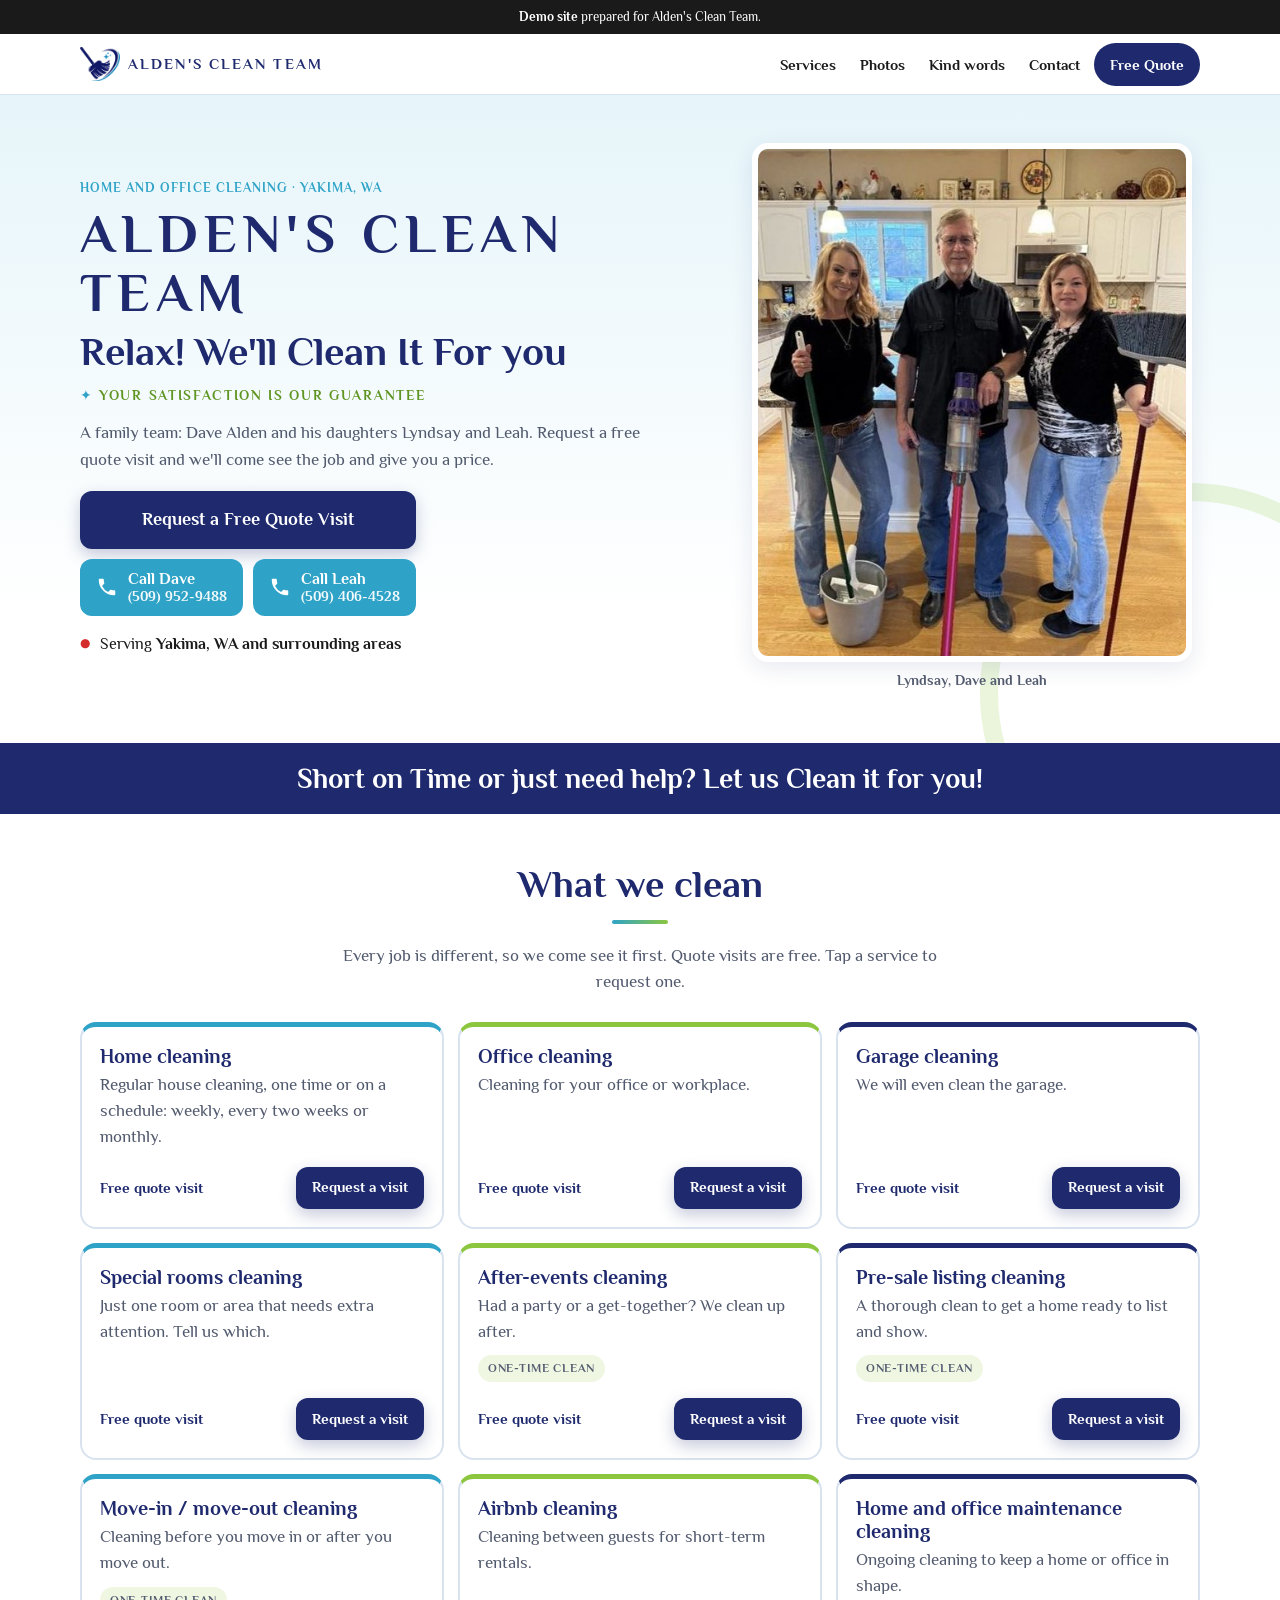
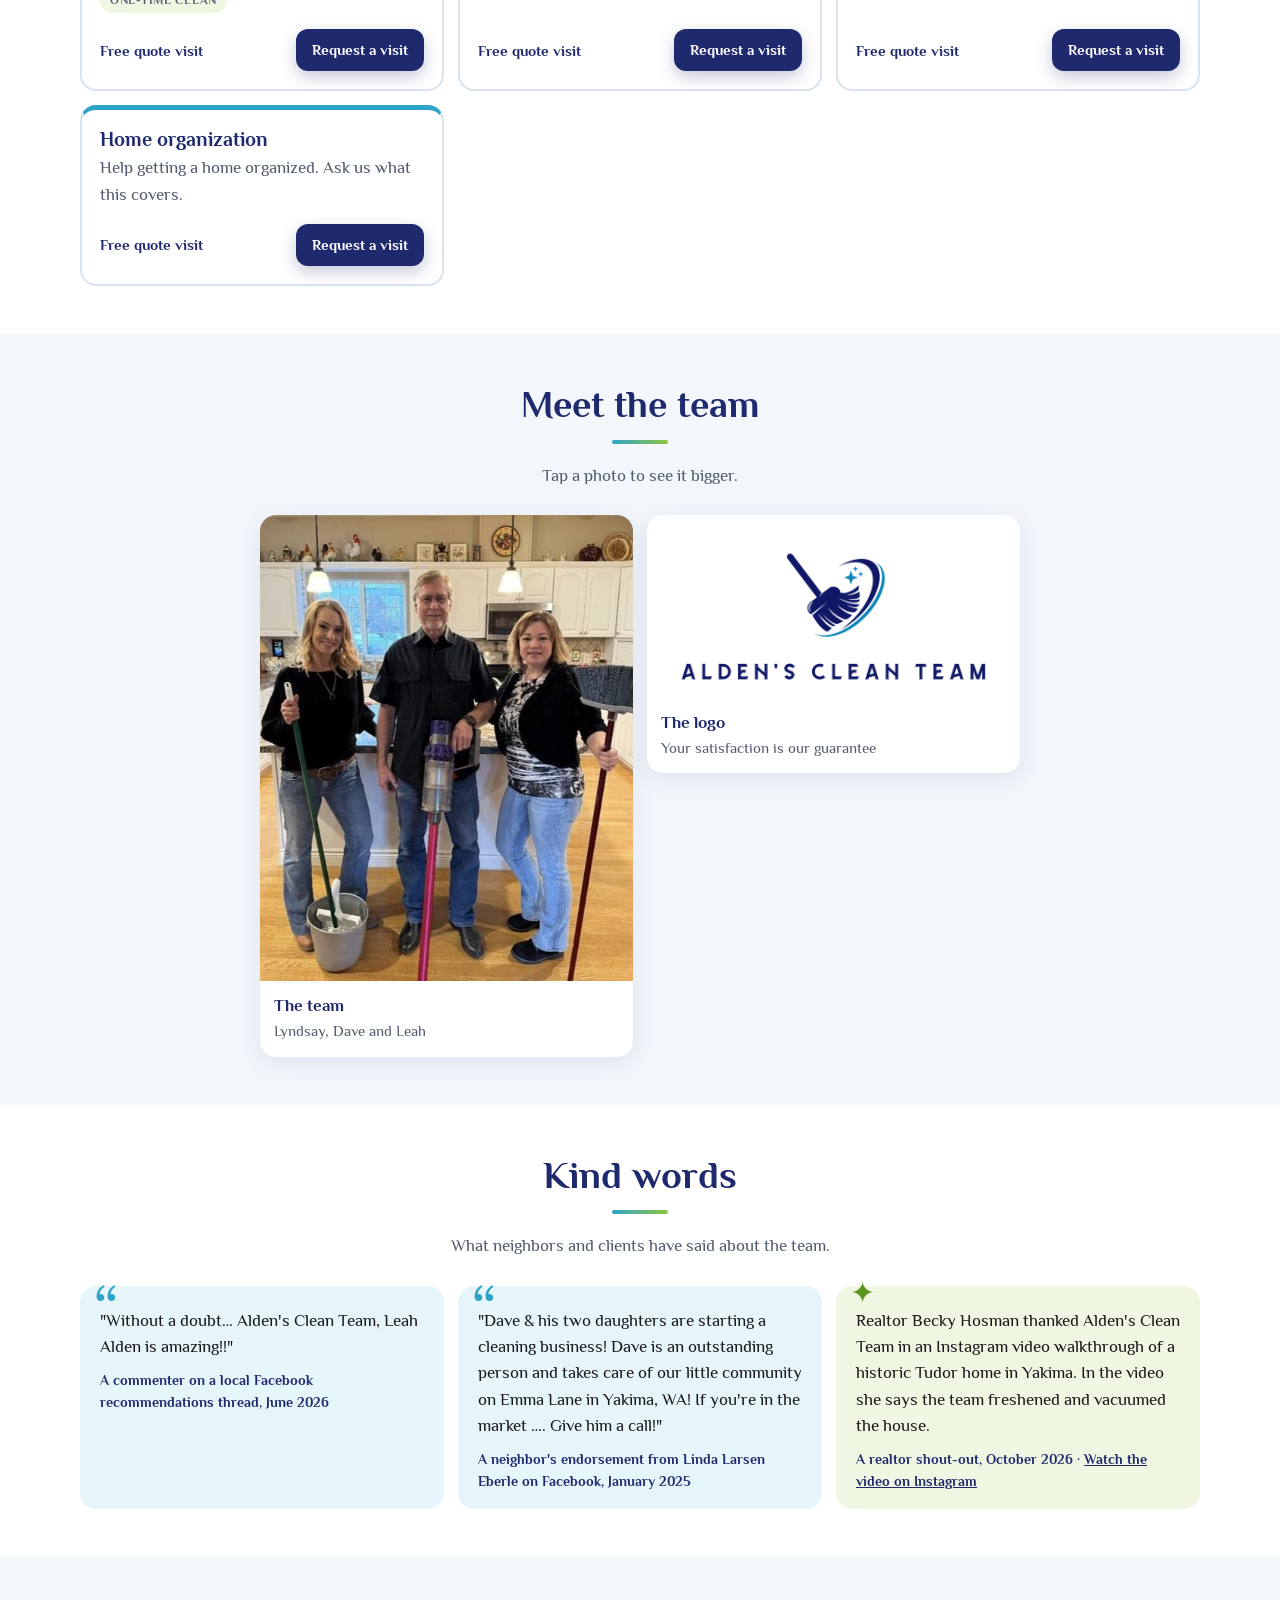
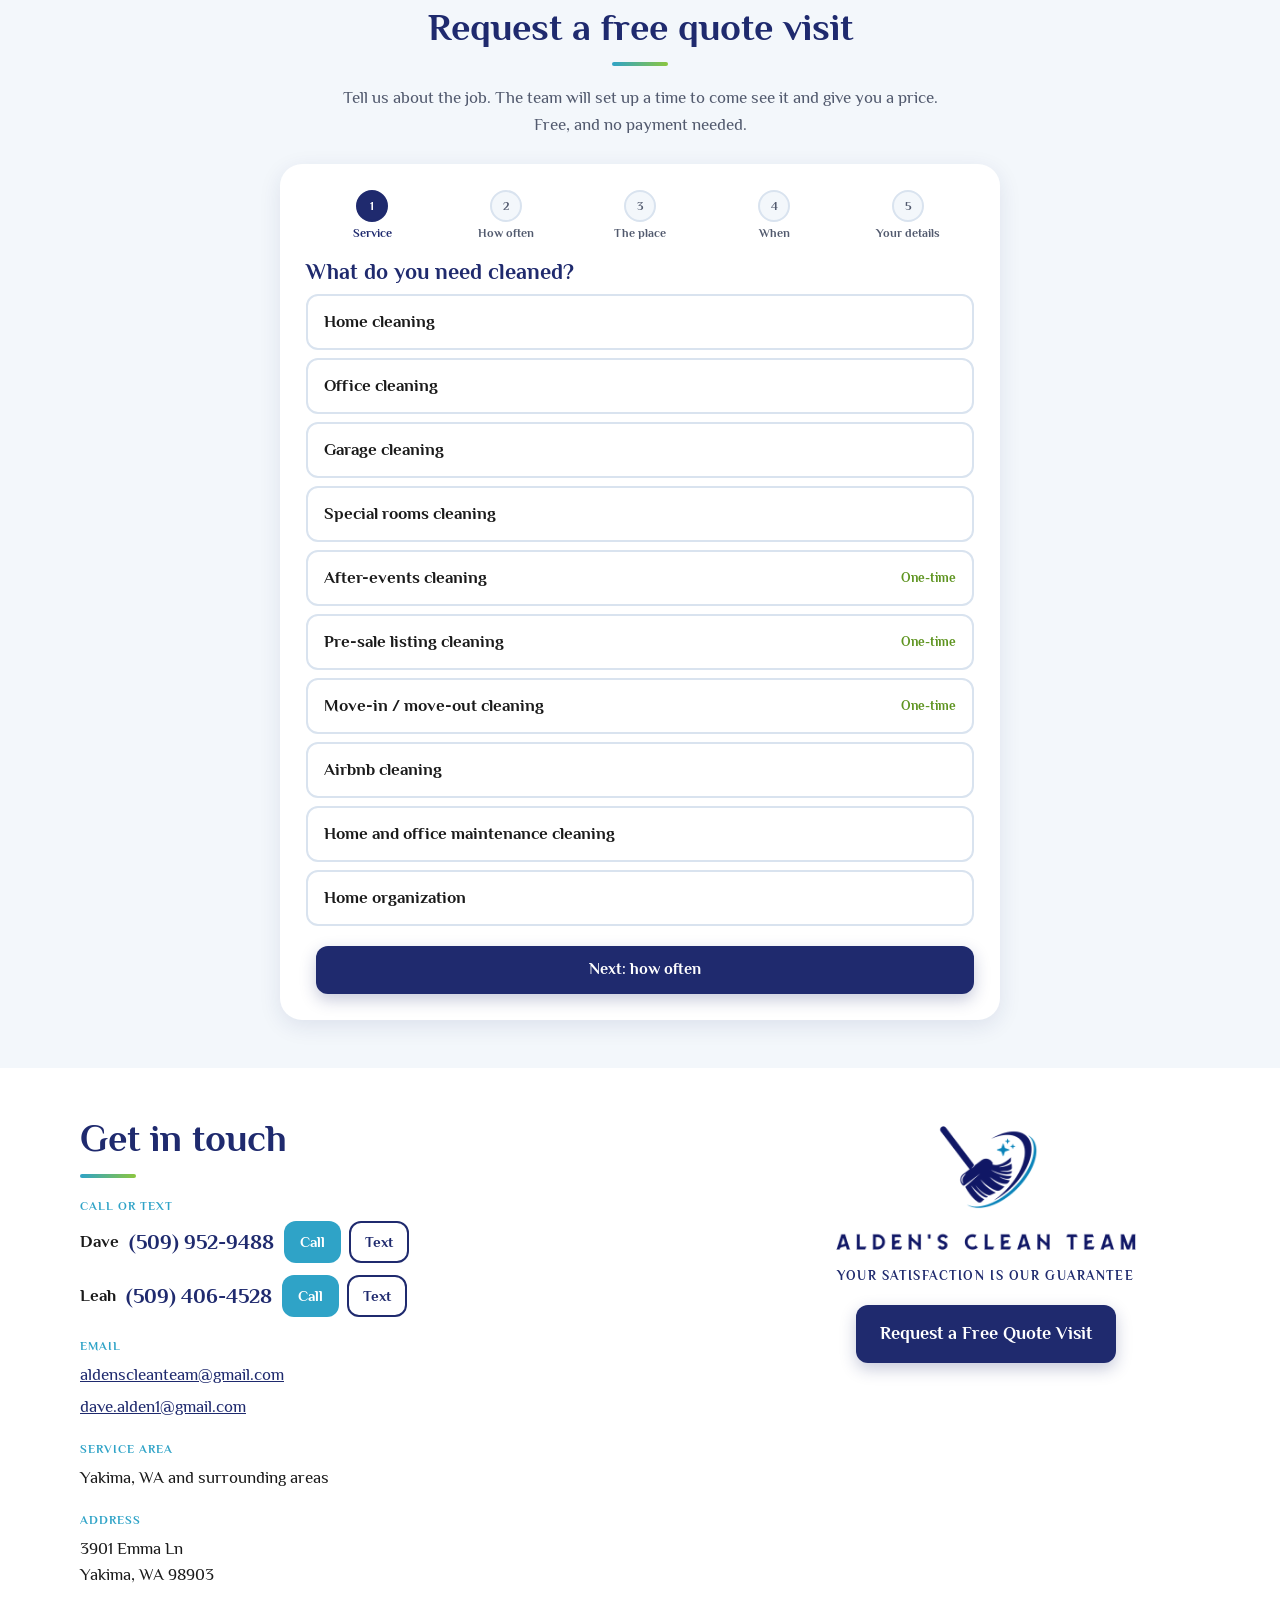
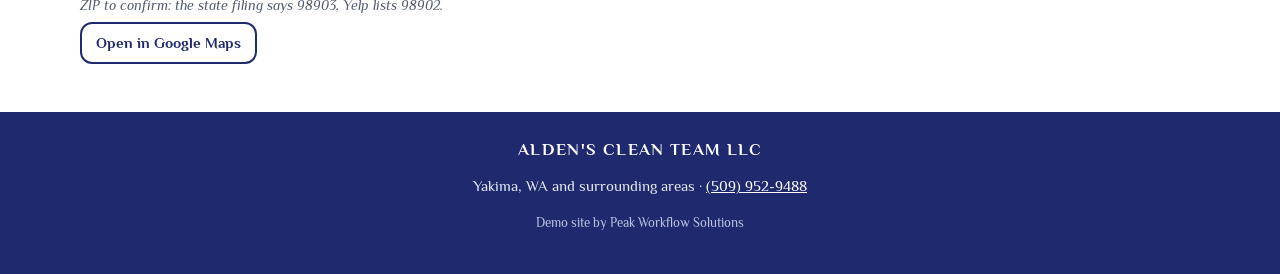
<file: demos/aldens-clean-team/index.html>
<!DOCTYPE html>
<html lang="en">
<head>
  <meta charset="utf-8">
  <meta name="viewport" content="width=device-width, initial-scale=1">
  <title>Alden's Clean Team | Home and Office Cleaning in Yakima, WA</title>
  <meta name="description" content="Alden's Clean Team is a family cleaning team in Yakima, WA: Dave Alden and his daughters Lyndsay and Leah. Home, office, move-in/move-out, pre-sale and Airbnb cleaning. Call (509) 952-9488 or request a free quote visit online.">
  <meta name="robots" content="noindex, nofollow"><!-- demo: remove when the site goes live -->
  <meta name="theme-color" content="#1F2A6E">
  <link rel="icon" href="img/favicon.png">
  <link rel="preconnect" href="https://fonts.googleapis.com">
  <link rel="preconnect" href="https://fonts.gstatic.com" crossorigin>
  <link href="https://fonts.googleapis.com/css2?family=Philosopher:ital,wght@0,400;0,700;1,400&display=swap" rel="stylesheet">
  <link rel="stylesheet" href="css/styles.css">
  <link rel="preload" as="image" href="img/team.jpg">
</head>
<body>

  <div class="demo-bar" role="note"><strong>Demo site</strong> prepared for Alden's Clean Team.</div>

  <header class="site-header">
    <div class="wrap header-inner">
      <a class="brand" href="#home" aria-label="Alden's Clean Team, home">
        <img src="img/logo-mark.png" width="376" height="319" alt="">
        <span>Alden's Clean Team</span>
      </a>
      <nav class="main-nav" aria-label="Main">
        <a href="#services">Services</a>
        <a href="#photos">Photos</a>
        <a href="#kind-words">Kind words</a>
        <a href="#contact">Contact</a>
        <a class="nav-cta" href="#quote">Free Quote</a>
      </nav>
    </div>
  </header>

  <main>
    <!-- ================= HOME ================= -->
    <section id="home" class="hero">
      <div class="wrap hero-grid">
        <div class="hero-copy">
          <p class="kicker">Home and office cleaning &middot; Yakima, WA</p>
          <h1 class="hero-title">Alden's Clean Team</h1>
          <p class="relax">Relax! We'll Clean It For you</p>
          <p class="tagline"><span class="sparkle" aria-hidden="true">&#10022;</span> Your satisfaction is our guarantee</p>
          <p class="hero-lede">A family team: Dave Alden and his daughters Lyndsay and Leah. Request a free quote visit and we'll come see the job and give you a price.</p>

          <div class="hero-actions">
            <a class="btn btn-primary btn-big" href="#quote">Request a Free Quote Visit</a>
            <div class="call-pair">
              <a class="btn btn-call" href="tel:+15099529488">
                <svg aria-hidden="true" viewBox="0 0 24 24"><path d="M6.6 10.8a15.1 15.1 0 0 0 6.6 6.6l2.2-2.2a1 1 0 0 1 1-.25 11.4 11.4 0 0 0 3.6.57 1 1 0 0 1 1 1V20a1 1 0 0 1-1 1A17 17 0 0 1 3 4a1 1 0 0 1 1-1h3.5a1 1 0 0 1 1 1c0 1.25.2 2.45.57 3.57a1 1 0 0 1-.25 1z"/></svg>
                <span><b>Call Dave</b><small>(509) 952-9488</small></span>
              </a>
              <a class="btn btn-call" href="tel:+15094064528">
                <svg aria-hidden="true" viewBox="0 0 24 24"><path d="M6.6 10.8a15.1 15.1 0 0 0 6.6 6.6l2.2-2.2a1 1 0 0 1 1-.25 11.4 11.4 0 0 0 3.6.57 1 1 0 0 1 1 1V20a1 1 0 0 1-1 1A17 17 0 0 1 3 4a1 1 0 0 1 1-1h3.5a1 1 0 0 1 1 1c0 1.25.2 2.45.57 3.57a1 1 0 0 1-.25 1z"/></svg>
                <span><b>Call Leah</b><small>(509) 406-4528</small></span>
              </a>
            </div>
          </div>

          <p class="area"><span class="pin" aria-hidden="true">&#9679;</span> Serving <strong>Yakima, WA and surrounding areas</strong></p>
        </div>

        <figure class="hero-photo">
          <img src="img/team.jpg" width="521" height="614" alt="Dave Alden in a kitchen holding a vacuum, with his daughters Lyndsay holding a mop and bucket and Leah holding a broom">
          <figcaption>Lyndsay, Dave and Leah</figcaption>
        </figure>
      </div>
    </section>

    <section class="strip" aria-label="Their words">
      <div class="wrap"><p>Short on Time or just need help? Let us Clean it for you!</p></div>
    </section>

    <!-- ================= SERVICES ================= -->
    <section id="services" class="section">
      <div class="wrap">
        <h2 class="section-title">What we clean</h2>
        <p class="section-sub">Every job is different, so we come see it first. Quote visits are free. Tap a service to request one.</p>
        <ul class="service-grid" data-act="service-grid"></ul>
      </div>
    </section>

    <!-- ================= PHOTOS ================= -->
    <section id="photos" class="section section-tint">
      <div class="wrap">
        <h2 class="section-title">Meet the team</h2>
        <p class="section-sub">Tap a photo to see it bigger.</p>
        <ul class="gallery">
          <li><button type="button" class="g-item" data-full="img/team-card.jpg">
            <img loading="lazy" src="img/team.jpg" width="521" height="614" alt="Lyndsay, Dave and Leah in a kitchen with a mop, vacuum and broom, above their business card with phone (509) 952-9488">
            <span class="g-cap"><b>The team</b> Lyndsay, Dave and Leah</span></button></li>
          <li><button type="button" class="g-item g-logo" data-full="img/logo.png">
            <img loading="lazy" src="img/logo.png" width="700" height="316" alt="Alden's Clean Team logo: a navy mop with a teal swoosh and sparkles">
            <span class="g-cap"><b>The logo</b> Your satisfaction is our guarantee</span></button></li>
        </ul>
      </div>
    </section>

    <!-- ================= KIND WORDS ================= -->
    <section id="kind-words" class="section">
      <div class="wrap">
        <h2 class="section-title">Kind words</h2>
        <p class="section-sub">What neighbors and clients have said about the team.</p>
        <ul class="quotes">
          <li class="quote">
            <blockquote>"Without a doubt&#8230; Alden's Clean Team, Leah Alden is amazing!!"</blockquote>
            <p class="q-src">A commenter on a local Facebook recommendations thread, June 2026</p>
          </li>
          <li class="quote">
            <blockquote>"Dave &amp; his two daughters are starting a cleaning business! Dave is an outstanding person and takes care of our little community on Emma Lane in Yakima, WA! If you're in the market &#8230;. Give him a call!"</blockquote>
            <p class="q-src">A neighbor's endorsement from Linda Larsen Eberle on Facebook, January 2025</p>
          </li>
          <li class="quote quote-shout">
            <p class="shout">Realtor Becky Hosman thanked Alden's Clean Team in an Instagram video walkthrough of a historic Tudor home in Yakima. In the video she says the team freshened and vacuumed the house.</p>
            <p class="q-src">A realtor shout-out, October 2026 &middot; <a href="https://www.instagram.com/reel/DeXtXk2hpST/" target="_blank" rel="noopener">Watch the video on Instagram</a></p>
          </li>
        </ul>
      </div>
    </section>

    <!-- ================= QUOTE ================= -->
    <section id="quote" class="section section-tint">
      <div class="wrap narrow">
        <h2 class="section-title">Request a free quote visit</h2>
        <p class="section-sub">Tell us about the job. The team will set up a time to come see it and give you a price. Free, and no payment needed.</p>

        <div class="booker" id="booker">
          <ol class="steps steps-5" aria-label="Booking steps">
            <li data-step-dot="1" class="is-current"><span>1</span>Service</li>
            <li data-step-dot="2"><span>2</span>How often</li>
            <li data-step-dot="3"><span>3</span>The place</li>
            <li data-step-dot="4"><span>4</span>When</li>
            <li data-step-dot="5"><span>5</span>Your details</li>
          </ol>

          <form id="quote-form" novalidate>
            <fieldset class="step" data-step="1">
              <legend class="step-title">What do you need cleaned?</legend>
              <div class="choice-list" data-act="service-choices" role="radiogroup" aria-label="Service"></div>
              <p class="field-error" data-error="serviceId" role="alert"></p>
              <div class="step-nav"><span></span><button type="button" class="btn btn-primary" data-next>Next: how often</button></div>
            </fieldset>

            <fieldset class="step" data-step="2" hidden>
              <legend class="step-title">How often?</legend>
              <p class="step-help" data-act="freq-help"></p>
              <div class="choice-list choice-grid" data-act="freq-choices" role="radiogroup" aria-label="How often"></div>
              <p class="field-error" data-error="frequency" role="alert"></p>
              <div class="step-nav">
                <button type="button" class="btn btn-ghost" data-back>Back</button>
                <button type="button" class="btn btn-primary" data-next>Next: the place</button>
              </div>
            </fieldset>

            <fieldset class="step" data-step="3" hidden>
              <legend class="step-title">Where is the job?</legend>
              <p class="step-help">This is where the team will come to see the job.</p>
              <label class="field">
                <span class="field-label">Street address <em class="req">required</em></span>
                <input type="text" id="q-street" name="street" autocomplete="street-address" maxlength="100" placeholder="123 Main St">
              </label>
              <p class="field-error" data-error="street" role="alert"></p>
              <label class="field">
                <span class="field-label">City <em class="req">required</em></span>
                <input type="text" id="q-city" name="city" autocomplete="address-level2" maxlength="60" value="Yakima">
              </label>
              <p class="field-error" data-error="city" role="alert"></p>

              <div class="size-box">
                <p class="size-title">About the place</p>
                <p class="size-note" data-act="size-note"></p>
                <div class="size-grid">
                  <label class="field" data-act="rooms-field">
                    <span class="field-label">Bedrooms</span>
                    <select name="bedrooms" data-act="bedrooms"></select>
                  </label>
                  <label class="field" data-act="rooms-field">
                    <span class="field-label">Bathrooms</span>
                    <select name="bathrooms" data-act="bathrooms"></select>
                  </label>
                  <label class="field field-wide">
                    <span class="field-label">Approximate size</span>
                    <select name="squareFeet" data-act="squareFeet"></select>
                  </label>
                </div>
              </div>
              <div class="step-nav">
                <button type="button" class="btn btn-ghost" data-back>Back</button>
                <button type="button" class="btn btn-primary" data-next>Next: when</button>
              </div>
            </fieldset>

            <fieldset class="step" data-step="4" hidden>
              <legend class="step-title">When works for you?</legend>
              <p class="step-help">Pick a day and time that suit you. The team will call or text to set the exact time.</p>
              <div class="day-chips" data-act="day-chips" aria-label="Quick dates"></div>
              <label class="field">
                <span class="field-label">Preferred day</span>
                <input type="date" id="q-date" name="date">
              </label>
              <p class="field-error" data-error="date" role="alert"></p>
              <p class="field-label tod-label">Time of day</p>
              <div class="choice-list choice-grid" data-act="tod-choices" role="radiogroup" aria-label="Time of day"></div>
              <p class="field-error" data-error="timeOfDay" role="alert"></p>
              <div class="step-nav">
                <button type="button" class="btn btn-ghost" data-back>Back</button>
                <button type="button" class="btn btn-primary" data-next>Next: your details</button>
              </div>
            </fieldset>

            <fieldset class="step" data-step="5" hidden>
              <legend class="step-title">Your details</legend>
              <div class="summary" data-act="summary"></div>
              <label class="field">
                <span class="field-label">Name <em class="req">required</em></span>
                <input type="text" id="q-name" name="name" autocomplete="name" maxlength="60">
              </label>
              <p class="field-error" data-error="name" role="alert"></p>
              <label class="field">
                <span class="field-label">Phone <em class="req">required</em></span>
                <input type="tel" id="q-phone" name="phone" autocomplete="tel" inputmode="tel" placeholder="(509) 555-0123" maxlength="20">
              </label>
              <p class="field-error" data-error="phone" role="alert"></p>
              <label class="field">
                <span class="field-label">Email <em>(optional)</em></span>
                <input type="email" id="q-email" name="email" autocomplete="email" maxlength="80">
              </label>
              <p class="field-error" data-error="email" role="alert"></p>
              <label class="field">
                <span class="field-label">Anything we should know? <em>(optional)</em></span>
                <textarea id="q-notes" name="notes" rows="3" maxlength="500" placeholder="Gate code, pets, parking, rooms that need extra attention"></textarea>
              </label>
              <div class="form-error" data-act="form-error" role="alert" hidden></div>
              <div class="step-nav">
                <button type="button" class="btn btn-ghost" data-back>Back</button>
                <button type="submit" class="btn btn-primary">Send my request</button>
              </div>
            </fieldset>
          </form>

          <div class="confirm" data-act="confirm" hidden tabindex="-1">
            <div class="confirm-badge" aria-hidden="true">&#10003;</div>
            <h3 class="confirm-title" data-act="c-title"></h3>
            <p class="confirm-ref">Reference number <strong data-act="c-ref"></strong></p>
            <dl class="confirm-details">
              <div><dt>Preferred time</dt><dd data-act="c-when"></dd></div>
              <div><dt>Address</dt><dd data-act="c-address"></dd></div>
              <div><dt>Service</dt><dd data-act="c-service"></dd></div>
              <div><dt>How often</dt><dd data-act="c-freq"></dd></div>
              <div><dt>About the place</dt><dd data-act="c-home"></dd></div>
              <div><dt>Name</dt><dd data-act="c-name"></dd></div>
              <div><dt>Phone</dt><dd data-act="c-phone"></dd></div>
            </dl>
            <p class="confirm-next"><span data-act="c-body"></span> <strong data-act="c-noprice"></strong></p>
            <p class="confirm-demo" data-act="c-demo" hidden></p>
            <p class="confirm-call">Questions? Call Dave at <a href="tel:+15099529488">(509) 952-9488</a> or Leah at <a href="tel:+15094064528">(509) 406-4528</a>.</p>
            <button type="button" class="btn btn-ghost" data-act="another">Send another request</button>
          </div>
        </div>
      </div>
    </section>

    <!-- ================= CONTACT ================= -->
    <section id="contact" class="section">
      <div class="wrap contact-grid">
        <div>
          <h2 class="section-title left">Get in touch</h2>
          <ul class="contact-list">
            <li>
              <span class="c-label">Call or text</span>
              <div class="c-people">
                <div><b>Dave</b> <a class="c-phone" href="tel:+15099529488">(509) 952-9488</a>
                  <span class="c-btns"><a class="btn btn-call btn-sm" href="tel:+15099529488">Call</a><a class="btn btn-ghost btn-sm" href="sms:+15099529488">Text</a></span></div>
                <div><b>Leah</b> <a class="c-phone" href="tel:+15094064528">(509) 406-4528</a>
                  <span class="c-btns"><a class="btn btn-call btn-sm" href="tel:+15094064528">Call</a><a class="btn btn-ghost btn-sm" href="sms:+15094064528">Text</a></span></div>
              </div>
            </li>
            <li>
              <span class="c-label">Email</span>
              <a href="mailto:aldenscleanteam@gmail.com">aldenscleanteam@gmail.com</a>
              <a href="mailto:dave.alden1@gmail.com">dave.alden1@gmail.com</a>
            </li>
            <li>
              <span class="c-label">Service area</span>
              <span>Yakima, WA and surrounding areas</span>
            </li>
            <li>
              <span class="c-label">Address</span>
              <span>3901 Emma Ln<br>Yakima, WA 98903</span>
              <span class="zip-note">ZIP to confirm: the state filing says 98903, Yelp lists 98902.</span>
              <a class="btn btn-ghost btn-sm" href="https://www.google.com/maps/search/?api=1&amp;query=3901+Emma+Ln+Yakima+WA" target="_blank" rel="noopener">Open in Google Maps</a>
            </li>
          </ul>
        </div>
        <div class="contact-side">
          <img class="contact-logo" src="img/logo.png" width="700" height="316" loading="lazy" alt="Alden's Clean Team logo">
          <p class="contact-tagline">Your satisfaction is our guarantee</p>
          <a class="btn btn-primary btn-big" href="#quote">Request a Free Quote Visit</a>
        </div>
      </div>
    </section>
  </main>

  <footer class="site-footer">
    <div class="wrap">
      <p class="footer-name">Alden's Clean Team LLC</p>
      <p>Yakima, WA and surrounding areas &middot; <a href="tel:+15099529488">(509) 952-9488</a></p>
      <p class="footer-small">Demo site by Peak Workflow Solutions</p>
    </div>
  </footer>

  <div class="action-bar" aria-label="Quick actions">
    <a class="btn btn-call" href="tel:+15099529488">Call Dave</a>
    <a class="btn btn-primary" href="#quote">Free Quote</a>
  </div>

  <dialog class="lightbox" id="lightbox" aria-label="Photo">
    <button type="button" class="lb-close" aria-label="Close photo">&times;</button>
    <img alt="">
    <p class="lb-cap"></p>
  </dialog>

  <script src="js/config.js"></script>
  <script src="js/core.js"></script>
  <script src="js/request-store.js"></script>
  <script src="js/site.js"></script>
  <script src="js/quote.js"></script>
</body>
</html>
</file>
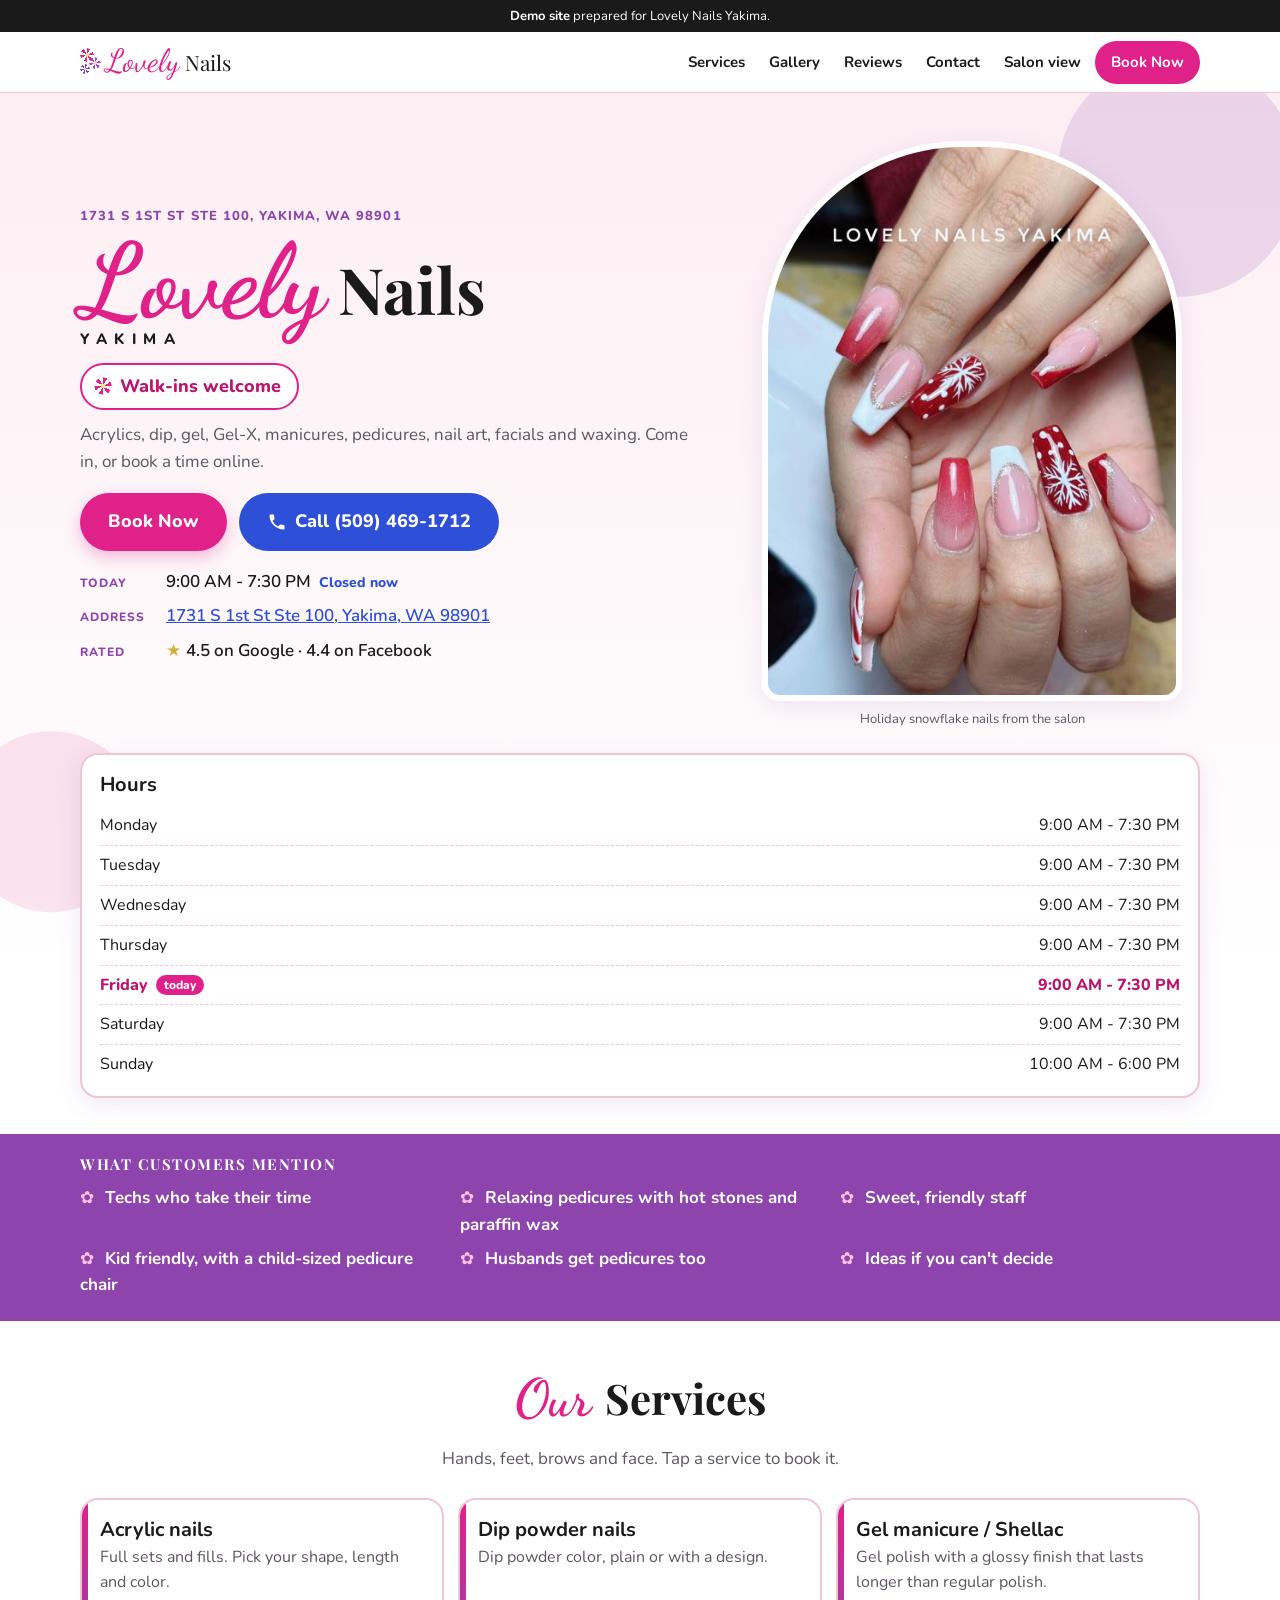
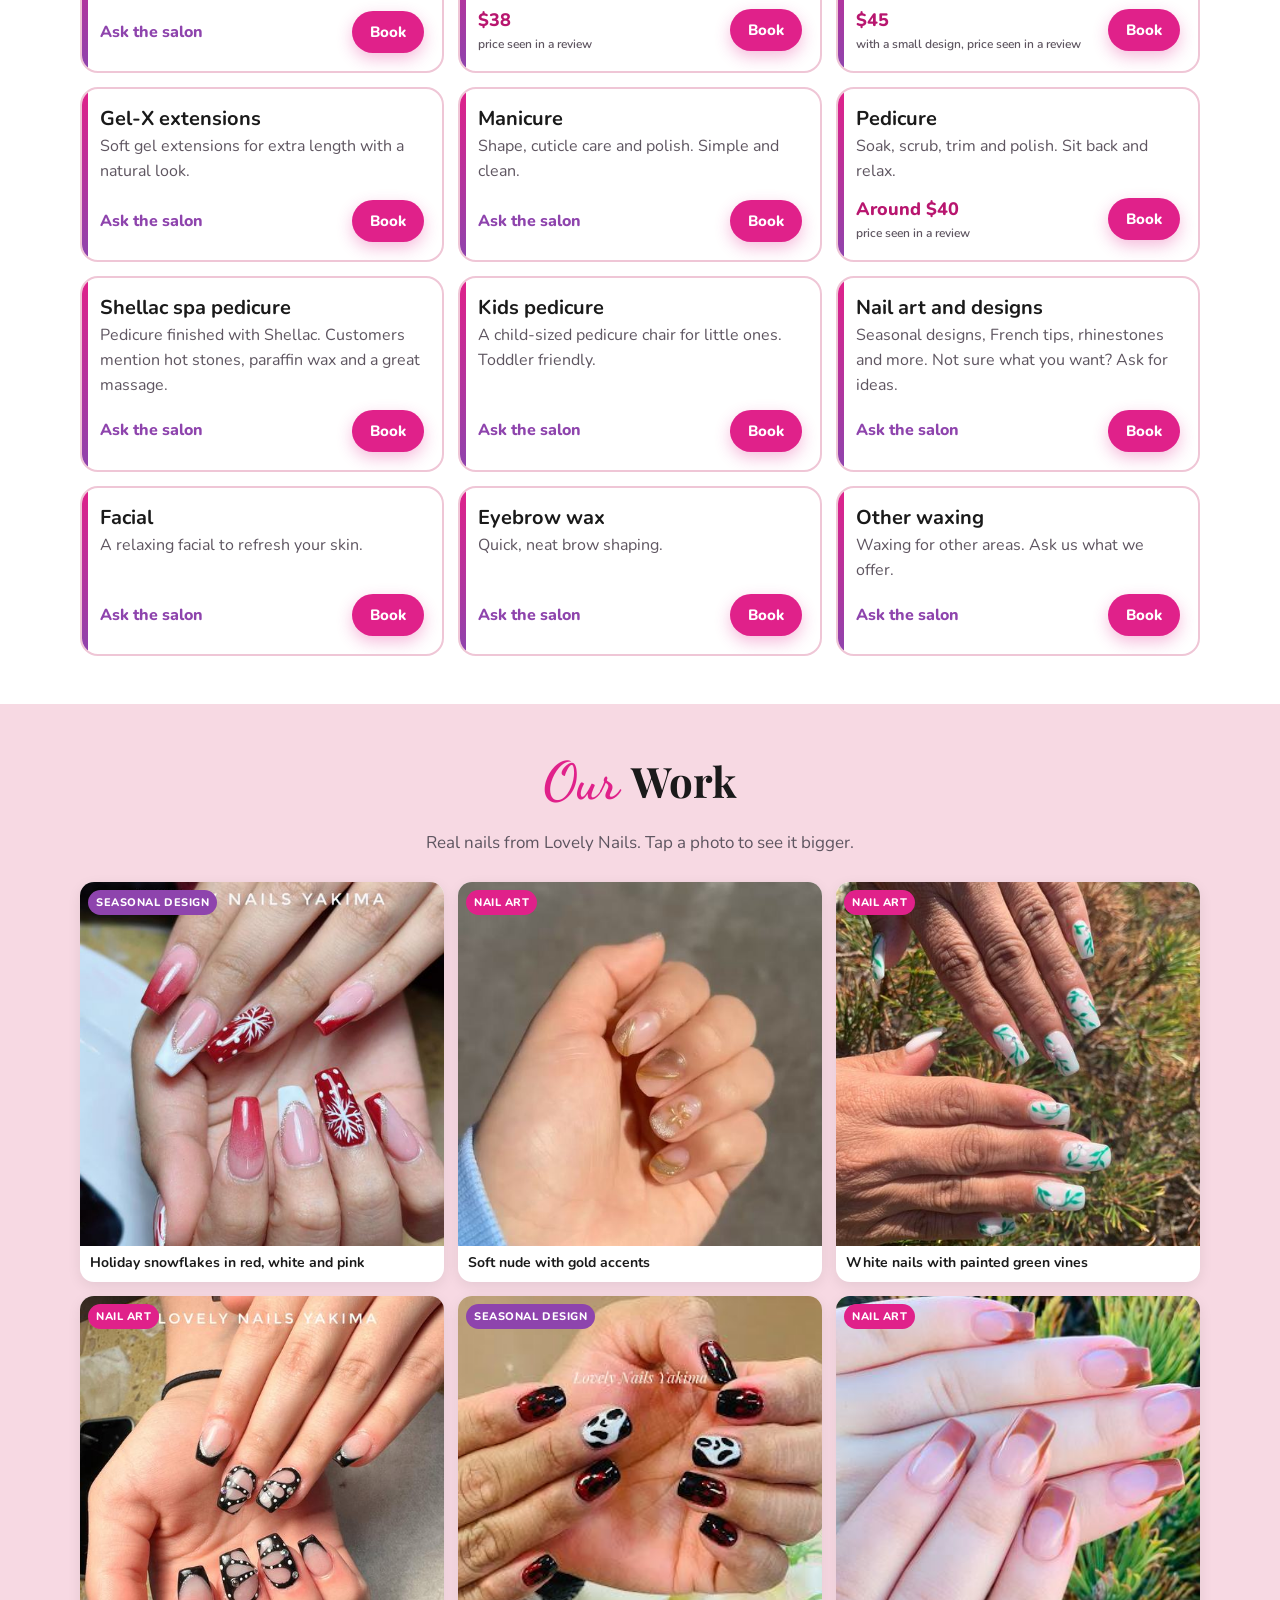
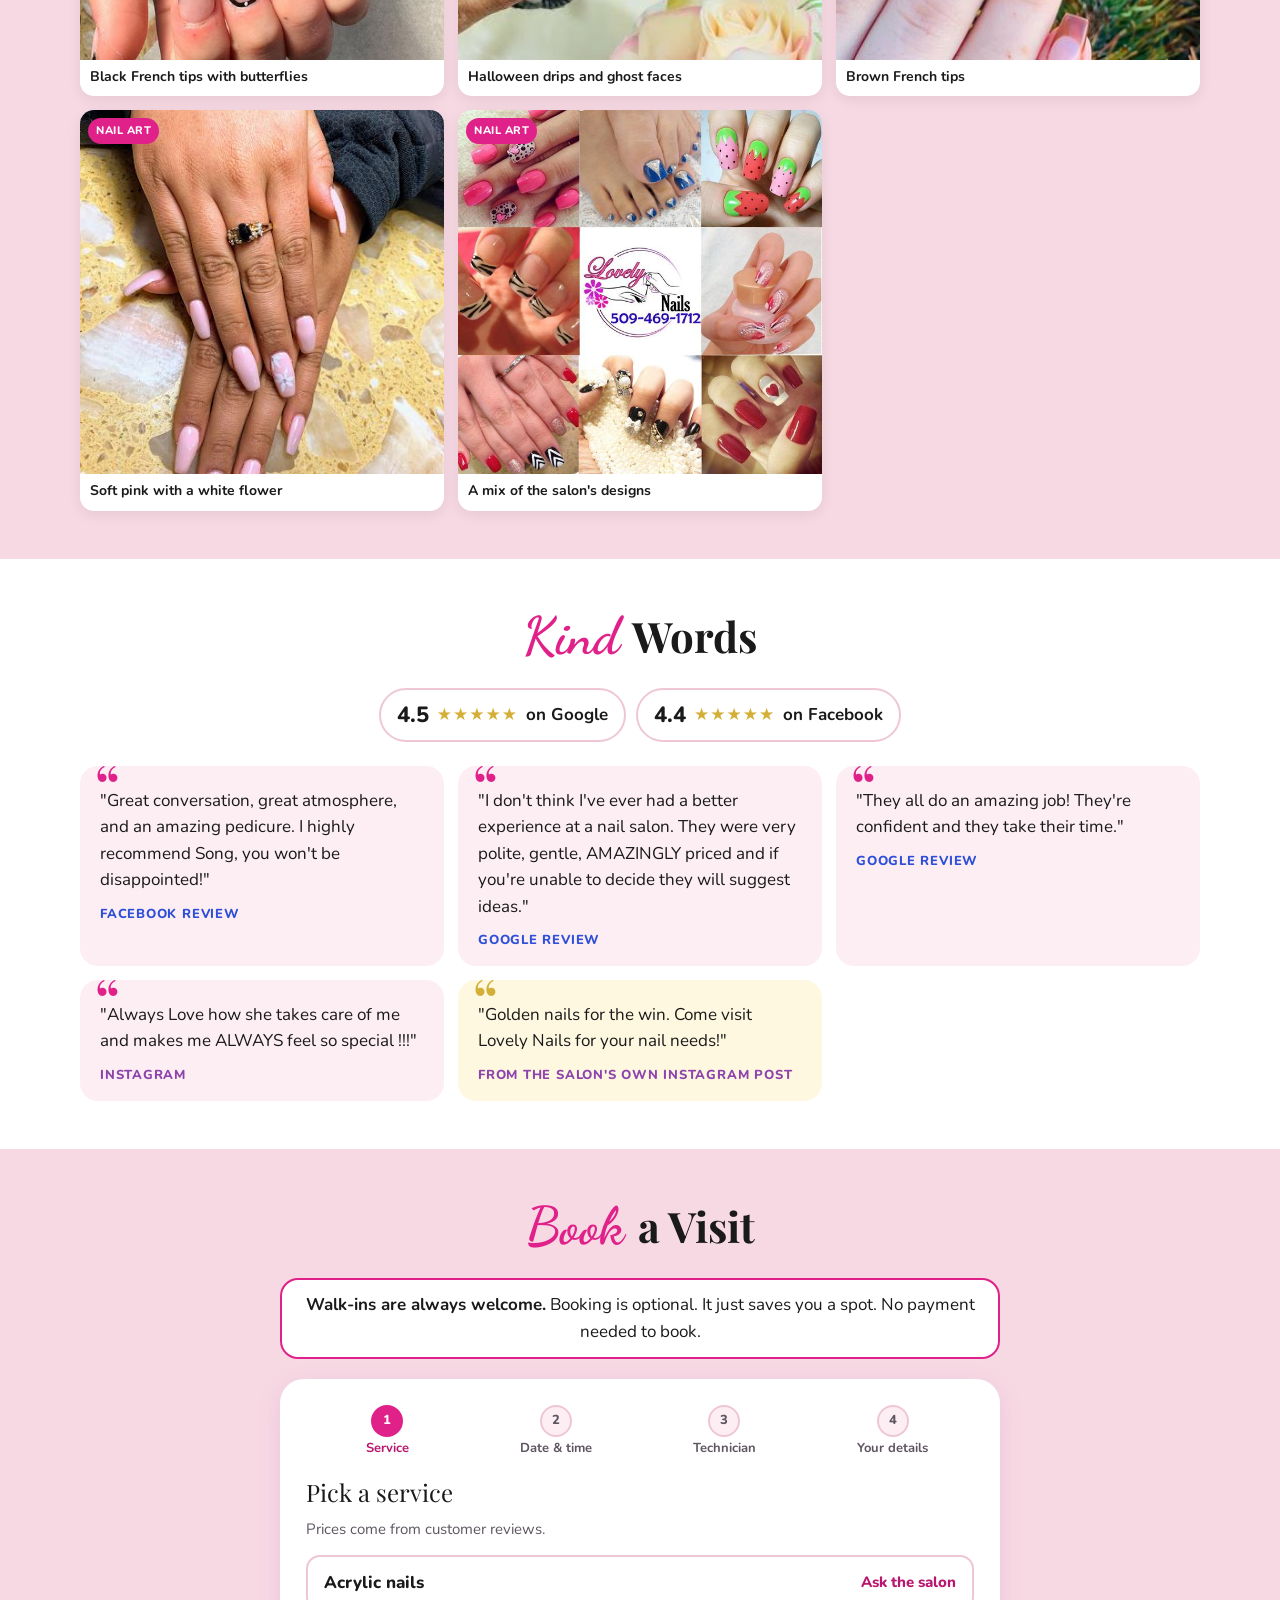
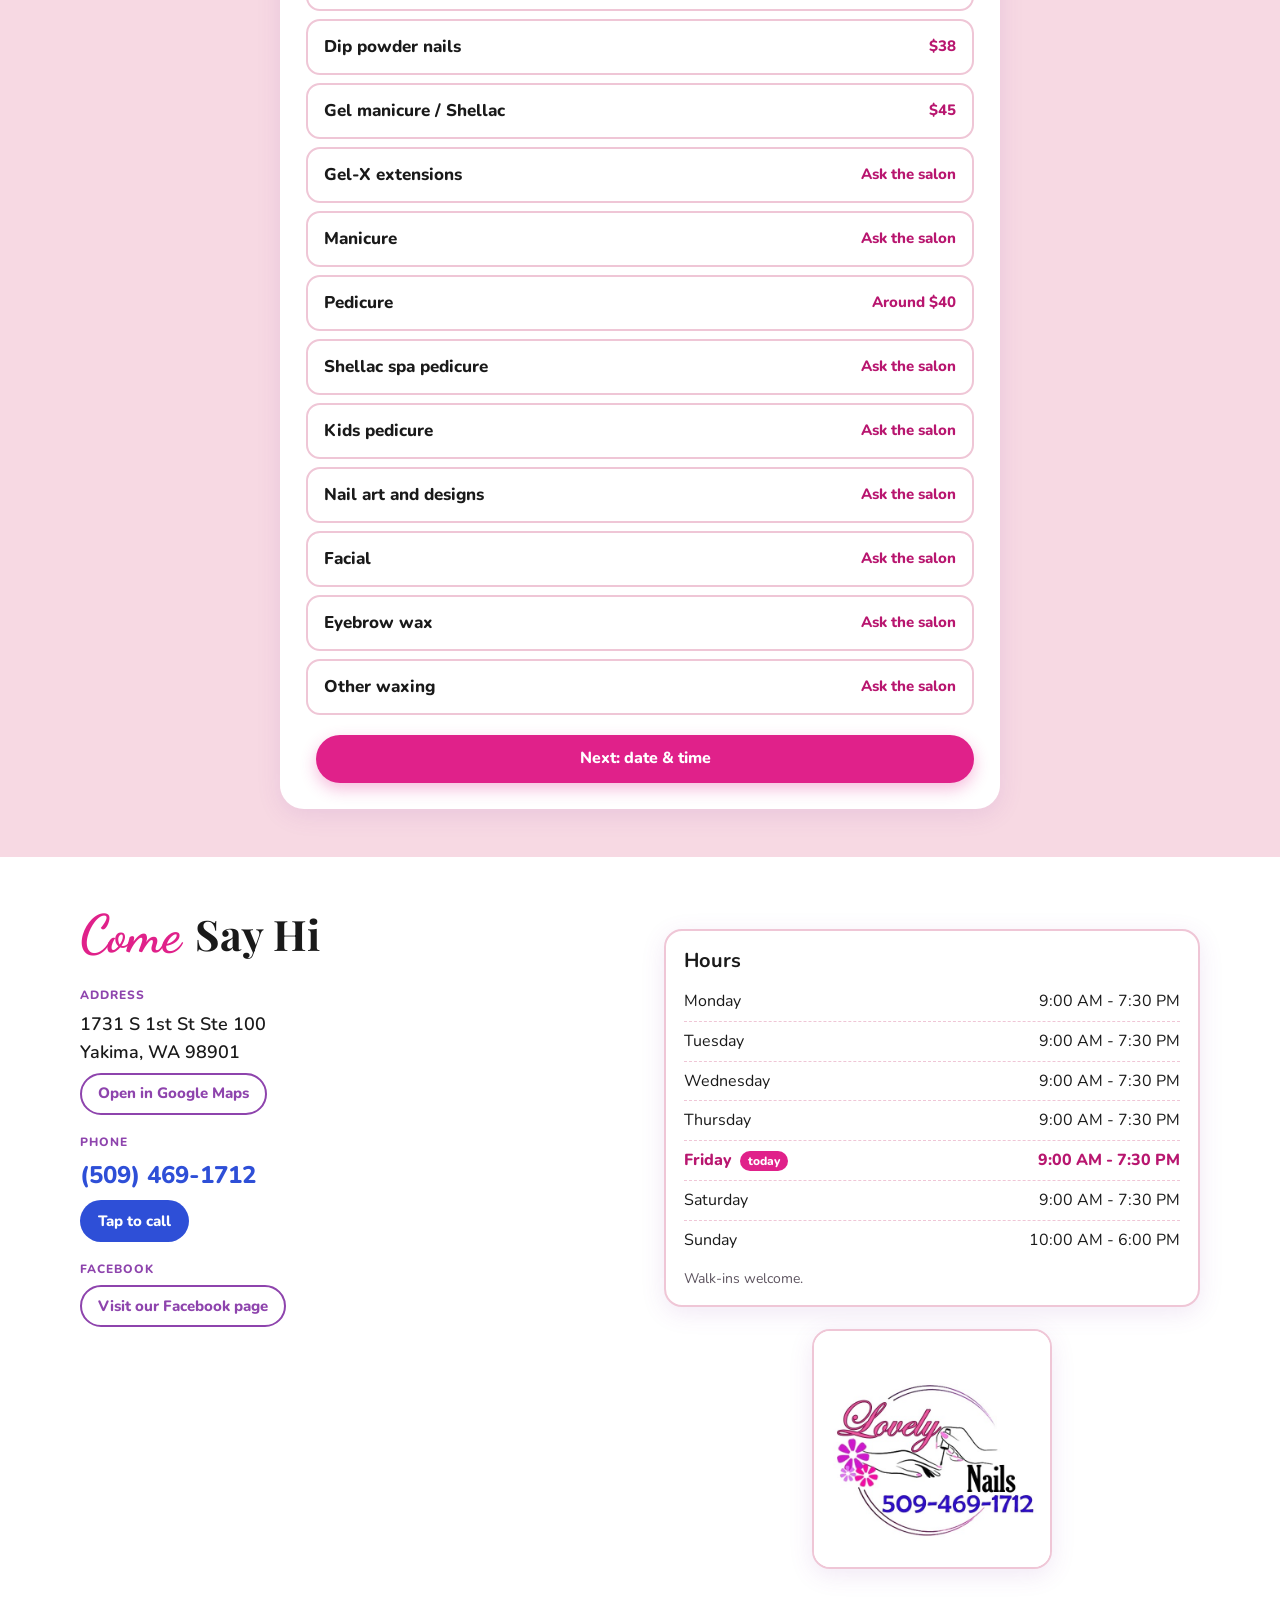
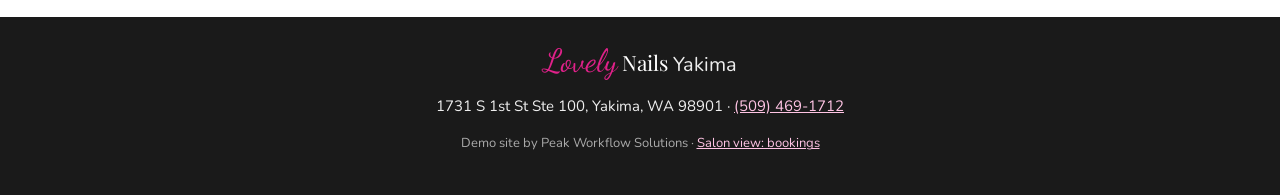
<file: demos/lovely-nails-yakima/index.html>
<!DOCTYPE html>
<html lang="en">
<head>
  <meta charset="utf-8">
  <meta name="viewport" content="width=device-width, initial-scale=1, viewport-fit=cover">
  <title>Lovely Nails Yakima | Nails, Pedicures and Waxing on S 1st St</title>
  <meta name="description" content="Lovely Nails Yakima at 1731 S 1st St Ste 100, Yakima, WA. Acrylics, dip powder, gel, Gel-X, manicures, pedicures, nail art, facials and waxing. Walk-ins welcome. Call (509) 469-1712 or book online.">
  <meta name="robots" content="noindex, nofollow"><!-- demo: remove when the site goes live -->
  <meta name="theme-color" content="#E0218A">
  <link rel="icon" href="img/favicon.png">
  <link rel="preconnect" href="https://fonts.googleapis.com">
  <link rel="preconnect" href="https://fonts.gstatic.com" crossorigin>
  <link href="https://fonts.googleapis.com/css2?family=Dancing+Script:wght@700&family=Nunito:wght@400;600;700;800&family=Playfair+Display:wght@700&display=swap" rel="stylesheet">
  <link rel="stylesheet" href="css/styles.css">
  <link rel="preload" as="image" href="img/hero-banner-sm.jpg">
</head>
<body>

  <div class="demo-bar" role="note">
    <strong>Demo site</strong> prepared for Lovely Nails Yakima.
  </div>

  <header class="site-header">
    <div class="wrap header-inner">
      <a class="wordmark" href="#home" aria-label="Lovely Nails Yakima, home">
        <span class="wm-flowers" aria-hidden="true"><i></i><i></i><i></i></span>
        <span class="wm-lovely">Lovely</span>
        <span class="wm-nails">Nails</span>
      </a>
      <nav class="main-nav" aria-label="Main">
        <a href="#services">Services</a>
        <a href="#gallery">Gallery</a>
        <a href="#reviews">Reviews</a>
        <a href="#contact">Contact</a>
        <a href="#salon">Salon view</a>
        <a class="nav-book" href="#book">Book Now</a>
      </nav>
    </div>
  </header>

  <main>
    <!-- ================= HOME ================= -->
    <section id="home" class="hero">
      <div class="wrap hero-grid">
        <div class="hero-copy">
          <p class="hero-kicker">1731 S 1st St Ste 100, Yakima, WA 98901</p>
          <h1 class="hero-title">
            <span class="ht-lovely">Lovely</span>
            <span class="ht-nails">Nails</span>
            <span class="ht-city">Yakima</span>
          </h1>
          <p class="hero-walkins"><span class="flower-dot" aria-hidden="true"></span>Walk-ins welcome</p>
          <p class="hero-lede">Acrylics, dip, gel, Gel-X, manicures, pedicures, nail art, facials and waxing. Come in, or book a time online.</p>

          <div class="hero-actions">
            <a class="btn btn-primary btn-big" href="#book">Book Now</a>
            <a class="btn btn-call btn-big" href="tel:+15094691712" data-ln="phone-link">
              <svg aria-hidden="true" viewBox="0 0 24 24"><path d="M6.6 10.8a15.1 15.1 0 0 0 6.6 6.6l2.2-2.2a1 1 0 0 1 1-.25 11.4 11.4 0 0 0 3.6.57 1 1 0 0 1 1 1V20a1 1 0 0 1-1 1A17 17 0 0 1 3 4a1 1 0 0 1 1-1h3.5a1 1 0 0 1 1 1c0 1.25.2 2.45.57 3.57a1 1 0 0 1-.25 1z"/></svg>
              Call (509) 469-1712
            </a>
          </div>

          <ul class="hero-facts">
            <li>
              <span class="hf-label">Today</span>
              <span id="today-hours">See hours below</span>
            </li>
            <li>
              <span class="hf-label">Address</span>
              <a href="https://www.google.com/maps/search/?api=1&amp;query=Lovely+Nails+1731+S+1st+St+Ste+100+Yakima+WA+98901" target="_blank" rel="noopener">1731 S 1st St Ste 100, Yakima, WA 98901</a>
            </li>
            <li>
              <span class="hf-label">Rated</span>
              <span><span class="stars" aria-hidden="true">&#9733;</span> 4.5 on Google &middot; 4.4 on Facebook</span>
            </li>
          </ul>
        </div>

        <figure class="hero-photo">
          <img src="img/hero-banner-sm.jpg" srcset="img/hero-banner-sm.jpg 480w, img/hero-banner.jpg 1050w" sizes="(min-width: 900px) 420px, 88vw"
               width="480" height="640" alt="Red, white and pink holiday nails with snowflake art, done at Lovely Nails Yakima">
          <figcaption>Holiday snowflake nails from the salon</figcaption>
        </figure>
      </div>

      <div class="wrap">
        <div class="hours-card" aria-labelledby="hours-title">
          <h2 id="hours-title" class="hours-title">Hours</h2>
          <ul class="hours-list" data-ln="hours-list"></ul>
        </div>
      </div>
    </section>

    <!-- ================= WHY ================= -->
    <section class="love-strip" aria-label="What customers mention">
      <div class="wrap">
        <h2 class="section-title small">What customers mention</h2>
        <ul class="love-list">
          <li><span class="li-icon" aria-hidden="true">&#10047;</span> Techs who take their time</li>
          <li><span class="li-icon" aria-hidden="true">&#10047;</span> Relaxing pedicures with hot stones and paraffin wax</li>
          <li><span class="li-icon" aria-hidden="true">&#10047;</span> Sweet, friendly staff</li>
          <li><span class="li-icon" aria-hidden="true">&#10047;</span> Kid friendly, with a child-sized pedicure chair</li>
          <li><span class="li-icon" aria-hidden="true">&#10047;</span> Husbands get pedicures too</li>
          <li><span class="li-icon" aria-hidden="true">&#10047;</span> Ideas if you can't decide</li>
        </ul>
      </div>
    </section>

    <!-- ================= SERVICES ================= -->
    <section id="services" class="section">
      <div class="wrap">
        <h2 class="section-title"><span class="script">Our</span> Services</h2>
        <p class="section-sub">Hands, feet, brows and face. Tap a service to book it.</p>

        <ul class="service-grid" data-ln="service-grid"></ul>
      </div>
    </section>

    <!-- ================= GALLERY ================= -->
    <section id="gallery" class="section section-blush">
      <div class="wrap">
        <h2 class="section-title"><span class="script">Our</span> Work</h2>
        <p class="section-sub">Real nails from Lovely Nails. Tap a photo to see it bigger.</p>
        <ul class="gallery">
          <li><button type="button" class="g-item" data-full="img/hero-banner.jpg">
            <img loading="lazy" src="img/hero-banner-sm.jpg" width="480" height="640" alt="Red, white and pink nails with white snowflake art">
            <span class="g-tag tag-season">Seasonal design</span>
            <span class="g-cap">Holiday snowflakes in red, white and pink</span></button></li>
          <li><button type="button" class="g-item" data-full="img/ig-golden-nails.jpg">
            <img loading="lazy" src="img/ig-golden-nails-sm.jpg" width="512" height="640" alt="Soft nude nails with thin gold accents">
            <span class="g-tag tag-art">Nail art</span>
            <span class="g-cap">Soft nude with gold accents</span></button></li>
          <li><button type="button" class="g-item" data-full="img/ig-client-love.jpg">
            <img loading="lazy" src="img/ig-client-love-sm.jpg" width="480" height="640" alt="White nails with hand-painted green vines">
            <span class="g-tag tag-art">Nail art</span>
            <span class="g-cap">White nails with painted green vines</span></button></li>
          <li><button type="button" class="g-item" data-full="img/fb-salon-2.jpg">
            <img loading="lazy" src="img/fb-salon-2-sm.jpg" width="524" height="640" alt="Black French tips with black and white butterfly designs">
            <span class="g-tag tag-art">Nail art</span>
            <span class="g-cap">Black French tips with butterflies</span></button></li>
          <li><button type="button" class="g-item" data-full="img/google-photo-2.jpg">
            <img loading="lazy" src="img/google-photo-2-sm.jpg" width="400" height="300" alt="Halloween nails with red drips and white ghost faces on black">
            <span class="g-tag tag-season">Seasonal design</span>
            <span class="g-cap">Halloween drips and ghost faces</span></button></li>
          <li><button type="button" class="g-item" data-full="img/loc8nearme-main.jpg">
            <img loading="lazy" src="img/loc8nearme-main-sm.jpg" width="640" height="360" alt="Long nails with brown French tips">
            <span class="g-tag tag-art">Nail art</span>
            <span class="g-cap">Brown French tips</span></button></li>
          <li><button type="button" class="g-item" data-full="img/google-photo-1.jpg">
            <img loading="lazy" src="img/google-photo-1-sm.jpg" width="400" height="400" alt="Soft pink coffin nails with one white flower accent">
            <span class="g-tag tag-art">Nail art</span>
            <span class="g-cap">Soft pink with a white flower</span></button></li>
          <li><button type="button" class="g-item" data-full="img/fb-salon-1.jpg">
            <img loading="lazy" src="img/fb-salon-1-sm.jpg" width="640" height="640" alt="Collage of the salon's nail art with the Lovely Nails logo in the center">
            <span class="g-tag tag-art">Nail art</span>
            <span class="g-cap">A mix of the salon's designs</span></button></li>
        </ul>
      </div>
    </section>

    <!-- ================= REVIEWS ================= -->
    <section id="reviews" class="section">
      <div class="wrap">
        <h2 class="section-title"><span class="script">Kind</span> Words</h2>
        <div class="rating-row">
          <div class="rating-pill"><span class="rp-num">4.5</span><span class="stars" aria-hidden="true">&#9733;&#9733;&#9733;&#9733;&#9733;</span><span class="rp-src">on Google</span></div>
          <div class="rating-pill"><span class="rp-num">4.4</span><span class="stars" aria-hidden="true">&#9733;&#9733;&#9733;&#9733;&#9733;</span><span class="rp-src">on Facebook</span></div>
        </div>
        <ul class="quotes">
          <li class="quote">
            <blockquote>"Great conversation, great atmosphere, and an amazing pedicure. I highly recommend Song, you won't be disappointed!"</blockquote>
            <p class="q-src src-fb">Facebook review</p>
          </li>
          <li class="quote">
            <blockquote>"I don't think I've ever had a better experience at a nail salon. They were very polite, gentle, AMAZINGLY priced and if you're unable to decide they will suggest ideas."</blockquote>
            <p class="q-src src-g">Google review</p>
          </li>
          <li class="quote">
            <blockquote>"They all do an amazing job! They're confident and they take their time."</blockquote>
            <p class="q-src src-g">Google review</p>
          </li>
          <li class="quote">
            <blockquote>"Always Love how she takes care of me and makes me ALWAYS feel so special !!!"</blockquote>
            <p class="q-src src-ig">Instagram</p>
          </li>
          <li class="quote quote-salon">
            <blockquote>"Golden nails for the win. Come visit Lovely Nails for your nail needs!"</blockquote>
            <p class="q-src src-ig">From the salon's own Instagram post</p>
          </li>
        </ul>
      </div>
    </section>

    <!-- ================= BOOK NOW ================= -->
    <section id="book" class="section section-blush">
      <div class="wrap narrow">
        <h2 class="section-title"><span class="script">Book</span> a Visit</h2>
        <p class="walkin-note"><strong>Walk-ins are always welcome.</strong> Booking is optional. It just saves you a spot. No payment needed to book.</p>

        <div class="booker" id="booker">
          <ol class="steps" aria-label="Booking steps">
            <li data-step-dot="1" class="is-current"><span>1</span>Service</li>
            <li data-step-dot="2"><span>2</span>Date &amp; time</li>
            <li data-step-dot="3"><span>3</span>Technician</li>
            <li data-step-dot="4"><span>4</span>Your details</li>
          </ol>

          <form id="booking-form" novalidate>
            <!-- STEP 1 -->
            <fieldset class="step" data-step="1">
              <legend class="step-title">Pick a service</legend>
              <p class="step-help">Prices come from customer reviews.</p>
              <div class="choice-list" data-ln="service-choices" role="radiogroup" aria-label="Service"></div>
              <p class="field-error" data-error="serviceId" role="alert"></p>
              <div class="step-nav">
                <span></span>
                <button type="button" class="btn btn-primary" data-next>Next: date &amp; time</button>
              </div>
            </fieldset>

            <!-- STEP 2 -->
            <fieldset class="step" data-step="2" hidden>
              <legend class="step-title">Pick a date and time</legend>
              <p class="step-help" data-ln="duration-help"></p>
              <div class="day-chips" data-ln="day-chips" aria-label="Quick dates"></div>
              <label class="field">
                <span class="field-label">Date</span>
                <input type="date" id="bk-date" name="date">
              </label>
              <p class="field-error" data-error="date" role="alert"></p>
              <p class="day-hours" data-ln="day-hours"></p>
              <div class="slot-grid" data-ln="slots" role="radiogroup" aria-label="Time"></div>
              <p class="field-error" data-error="time" role="alert"></p>
              <div class="step-nav">
                <button type="button" class="btn btn-ghost" data-back>Back</button>
                <button type="button" class="btn btn-primary" data-next>Next: technician</button>
              </div>
            </fieldset>

            <!-- STEP 3 -->
            <fieldset class="step" data-step="3" hidden>
              <legend class="step-title">Who would you like?</legend>
              <div class="choice-list" data-ln="tech-choices" role="radiogroup" aria-label="Technician"></div>
              <label class="field" data-ln="tech-name-field" hidden>
                <span class="field-label">Technician's name <em>(optional)</em></span>
                <input type="text" id="bk-tech-name" name="technicianName" maxlength="40" autocomplete="off">
              </label>
              <p class="field-error" data-error="technician" role="alert"></p>
              <div class="step-nav">
                <button type="button" class="btn btn-ghost" data-back>Back</button>
                <button type="button" class="btn btn-primary" data-next>Next: your details</button>
              </div>
            </fieldset>

            <!-- STEP 4 -->
            <fieldset class="step" data-step="4" hidden>
              <legend class="step-title">Your details</legend>
              <div class="summary" data-ln="summary"></div>
              <label class="field">
                <span class="field-label">Name <em class="req">required</em></span>
                <input type="text" id="bk-name" name="name" autocomplete="name" maxlength="60">
              </label>
              <p class="field-error" data-error="name" role="alert"></p>
              <label class="field">
                <span class="field-label">Phone <em class="req">required</em></span>
                <input type="tel" id="bk-phone" name="phone" autocomplete="tel" inputmode="tel" placeholder="(509) 555-0123" maxlength="20">
              </label>
              <p class="field-error" data-error="phone" role="alert"></p>
              <label class="field">
                <span class="field-label">Notes <em>(optional)</em></span>
                <textarea id="bk-notes" name="notes" rows="3" maxlength="400" placeholder="Design ideas, length, removal needed, anything we should know"></textarea>
              </label>
              <div class="form-error" data-ln="form-error" role="alert" hidden></div>
              <div class="step-nav">
                <button type="button" class="btn btn-ghost" data-back>Back</button>
                <button type="submit" class="btn btn-primary">Request booking</button>
              </div>
            </fieldset>
          </form>

          <!-- CONFIRMATION -->
          <div class="confirm" data-ln="confirm" hidden tabindex="-1">
            <div class="confirm-badge" aria-hidden="true">&#10003;</div>
            <h3 class="confirm-title">You're on the list!</h3>
            <p class="confirm-ref">Booking reference <strong data-ln="c-ref"></strong></p>
            <dl class="confirm-details">
              <div><dt>Service</dt><dd data-ln="c-service"></dd></div>
              <div><dt>Price</dt><dd data-ln="c-price"></dd></div>
              <div><dt>Date</dt><dd data-ln="c-date"></dd></div>
              <div><dt>Time</dt><dd data-ln="c-time"></dd></div>
              <div><dt>Technician</dt><dd data-ln="c-tech"></dd></div>
              <div><dt>Name</dt><dd data-ln="c-name"></dd></div>
              <div><dt>Phone</dt><dd data-ln="c-phone"></dd></div>
            </dl>
            <p class="confirm-next">The salon will confirm your appointment by phone or text. Need to change something? Call <a href="tel:+15094691712">(509) 469-1712</a>.</p>
            <button type="button" class="btn btn-ghost" data-ln="book-another">Book another visit</button>
          </div>
        </div>
      </div>
    </section>

    <!-- ================= CONTACT ================= -->
    <section id="contact" class="section">
      <div class="wrap contact-grid">
        <div>
          <h2 class="section-title left"><span class="script">Come</span> Say Hi</h2>
          <ul class="contact-list">
            <li>
              <span class="c-label">Address</span>
              <span>1731 S 1st St Ste 100<br>Yakima, WA 98901</span>
              <a class="btn btn-ghost btn-sm" href="https://www.google.com/maps/search/?api=1&amp;query=Lovely+Nails+1731+S+1st+St+Ste+100+Yakima+WA+98901" target="_blank" rel="noopener">Open in Google Maps</a>
            </li>
            <li>
              <span class="c-label">Phone</span>
              <a class="c-phone" href="tel:+15094691712">(509) 469-1712</a>
              <a class="btn btn-call btn-sm" href="tel:+15094691712">Tap to call</a>
            </li>
            <li>
              <span class="c-label">Facebook</span>
              <a class="btn btn-ghost btn-sm" href="https://www.facebook.com/399704083385479" target="_blank" rel="noopener">Visit our Facebook page</a>
            </li>
          </ul>
        </div>
        <div>
          <div class="hours-card">
            <h3 class="hours-title">Hours</h3>
            <ul class="hours-list" data-ln="hours-list"></ul>
            <p class="small-print">Walk-ins welcome.</p>
          </div>
          <img class="contact-logo" src="img/logo.jpg" width="578" height="578" loading="lazy" alt="Lovely Nails logo: pink script Lovely, black Nails, flowers and two hands, phone 509-469-1712">
        </div>
      </div>
    </section>
  </main>

  <footer class="site-footer">
    <div class="wrap">
      <p class="footer-mark"><span class="wm-lovely">Lovely</span> <span class="wm-nails">Nails</span> Yakima</p>
      <p>1731 S 1st St Ste 100, Yakima, WA 98901 &middot; <a href="tel:+15094691712">(509) 469-1712</a></p>
      <p class="footer-small">Demo site by Peak Workflow Solutions &middot; <a href="#salon">Salon view: bookings</a></p>
    </div>
  </footer>

  <!-- Sticky phone bar -->
  <div class="action-bar" aria-label="Quick actions">
    <a class="btn btn-call" href="tel:+15094691712">Call</a>
    <a class="btn btn-primary" href="#book">Book Now</a>
  </div>

  <dialog class="lightbox" id="lightbox" aria-label="Photo">
    <button type="button" class="lb-close" aria-label="Close photo">&times;</button>
    <img alt="">
    <p class="lb-cap"></p>
  </dialog>

  <!-- ================= SALON VIEW (index.html#salon) ================= -->
  <div class="salon-view" id="salon-view">
    <div class="demo-bar" role="note">
      <strong>Demo salon view.</strong> Bookings are saved in this browser only. A live site would use a real database and a salon login.
    </div>
    <header class="site-header">
      <div class="wrap header-inner">
        <a class="wordmark" href="#home" aria-label="Back to the Lovely Nails site">
          <span class="wm-flowers" aria-hidden="true"><i></i><i></i><i></i></span>
          <span class="wm-lovely">Lovely</span>
          <span class="wm-nails">Nails</span>
        </a>
        <nav class="main-nav salon-nav" aria-label="Salon">
          <a href="#home">Website</a>
          <a class="nav-book" href="#book">New booking</a>
        </nav>
      </div>
    </header>
    <section class="section">
      <div class="wrap">
        <h1 class="section-title left"><span class="script">Salon</span> Bookings</h1>
        <p class="section-sub left">Newest first. Call or text each customer to confirm.</p>
        <div class="salon-toolbar">
          <div class="tabs" role="tablist" aria-label="Filter bookings">
            <button type="button" role="tab" class="tab is-active" data-filter="active" aria-selected="true">Active <span data-count="active"></span></button>
            <button type="button" role="tab" class="tab" data-filter="cancelled" aria-selected="false">Cancelled <span data-count="cancelled"></span></button>
            <button type="button" role="tab" class="tab" data-filter="all" aria-selected="false">All <span data-count="all"></span></button>
          </div>
        </div>
        <div id="booking-list" class="booking-list" aria-live="polite"></div>
      </div>
    </section>
  </div>

  <script src="js/config.js"></script>
  <script src="js/core.js"></script>
  <script src="js/booking-store.js"></script>
  <script src="js/site.js"></script>
  <script src="js/booking.js"></script>
  <script src="js/salon.js"></script>
</body>
</html>
</file>
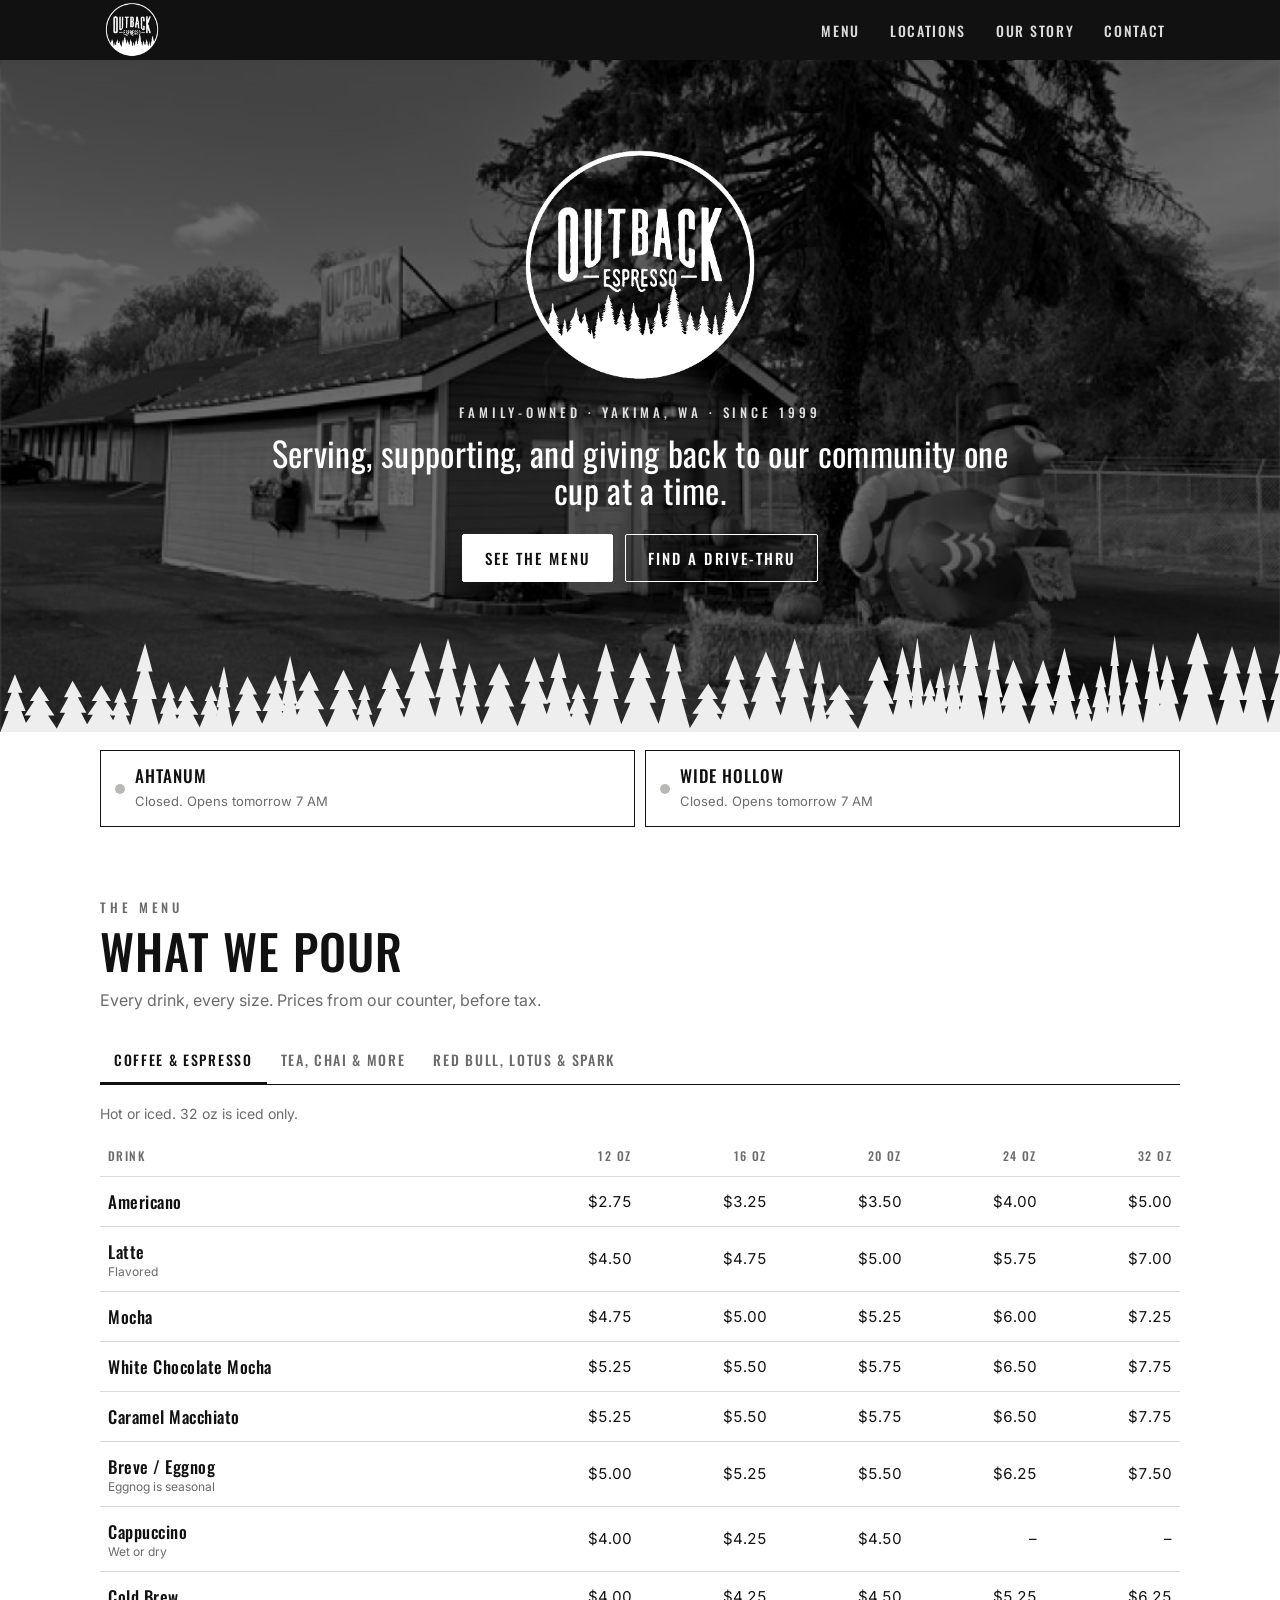
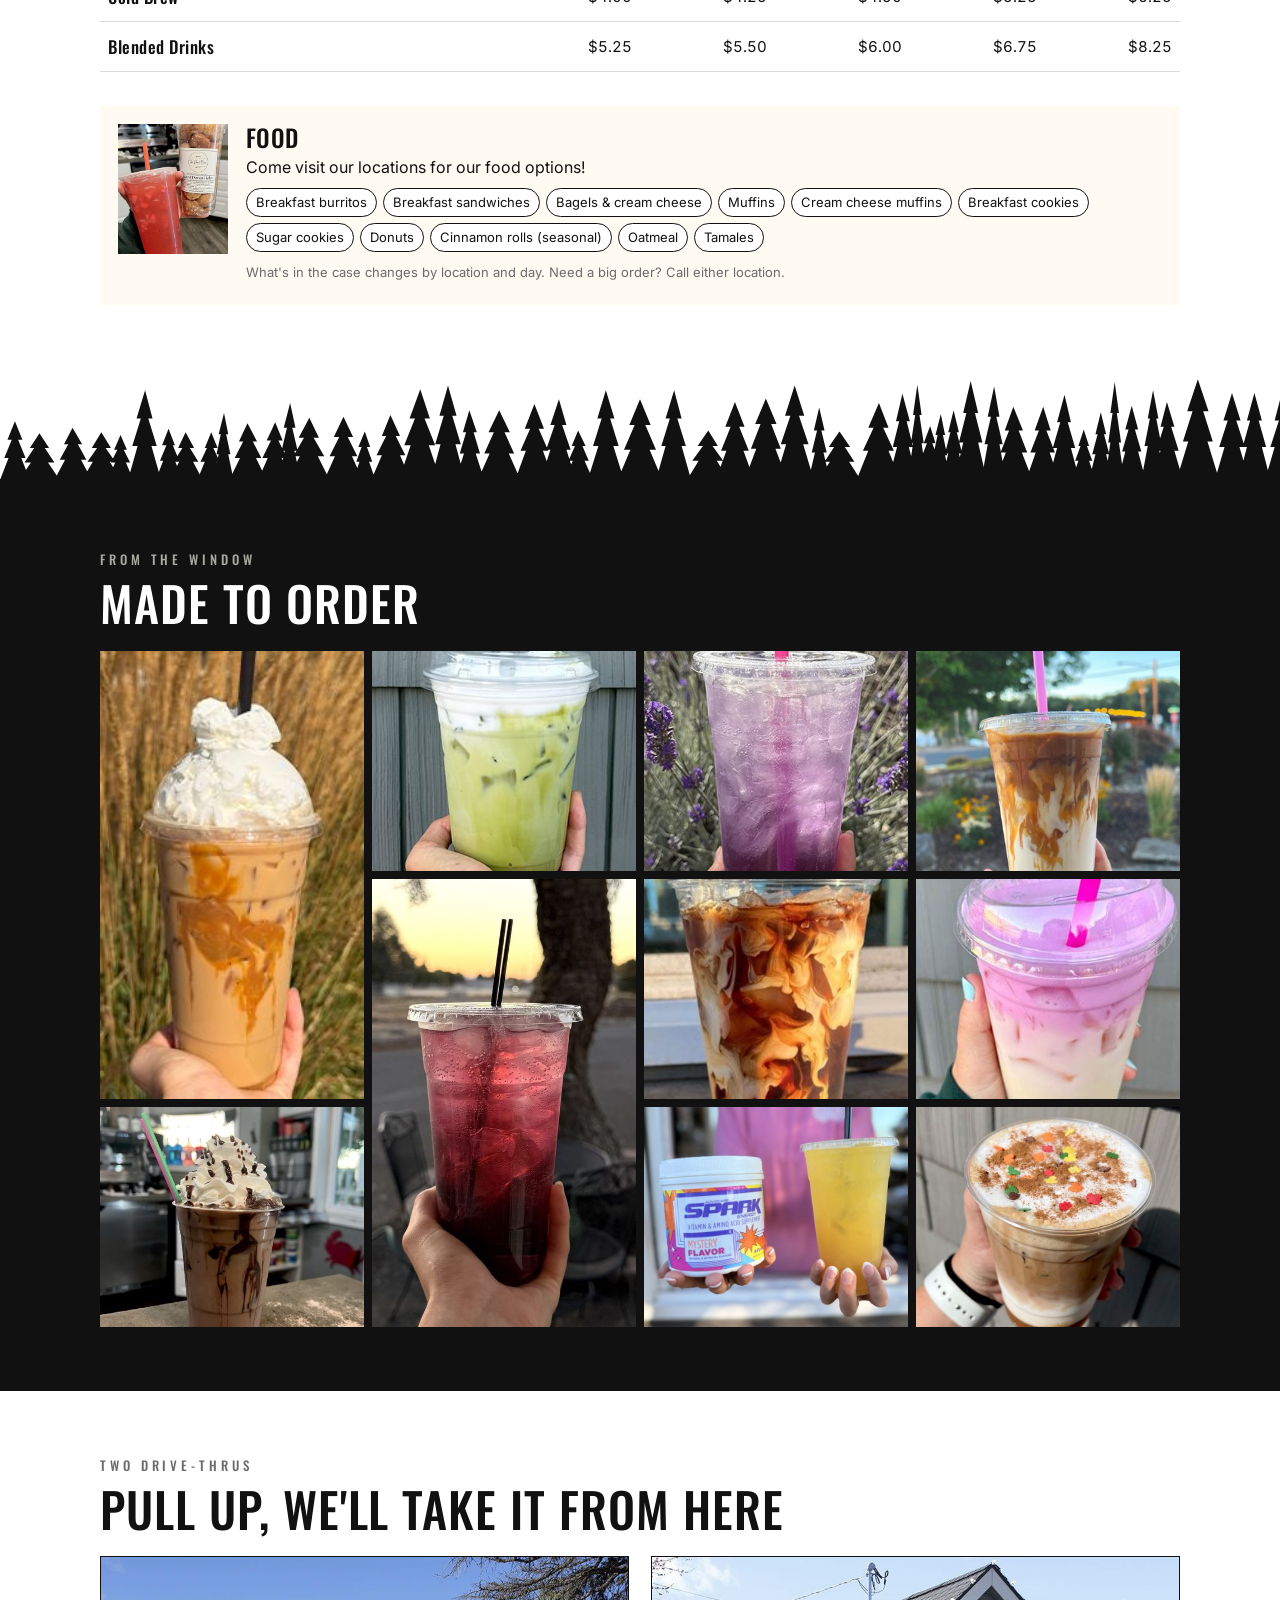
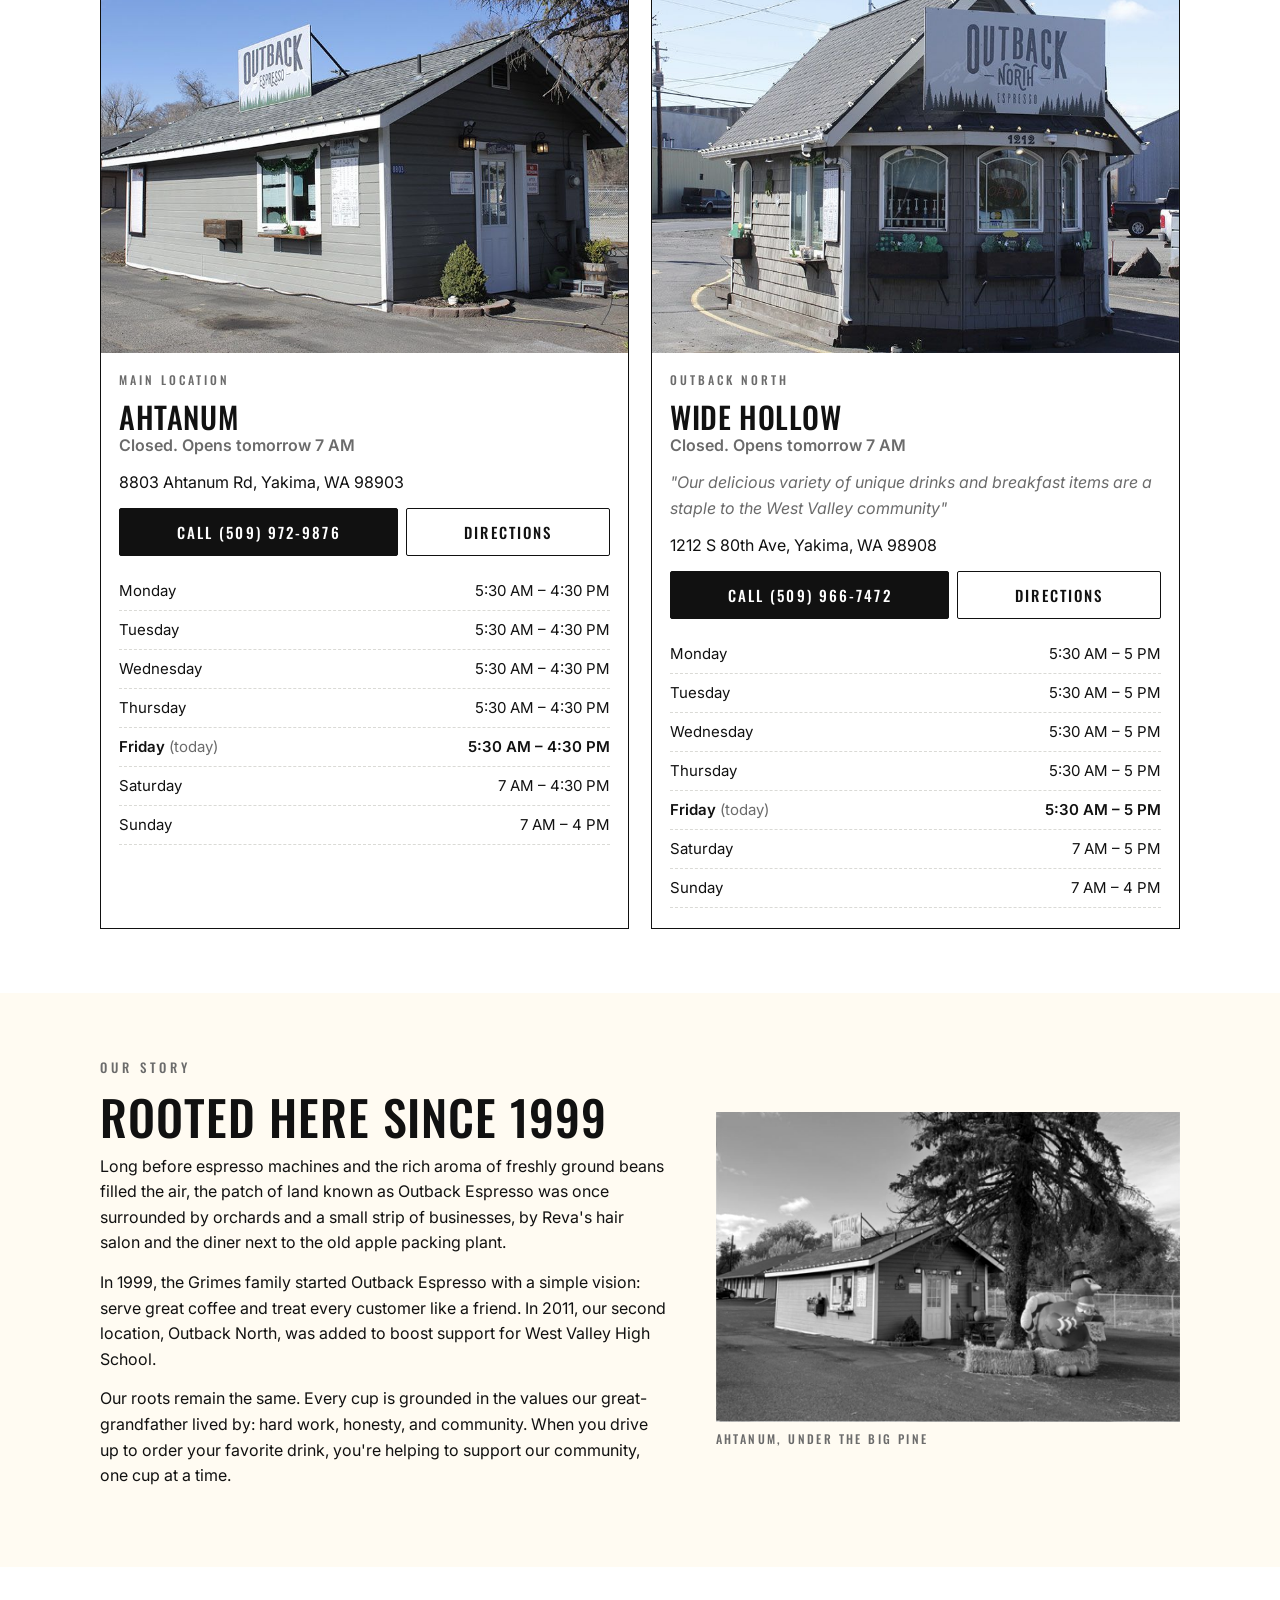
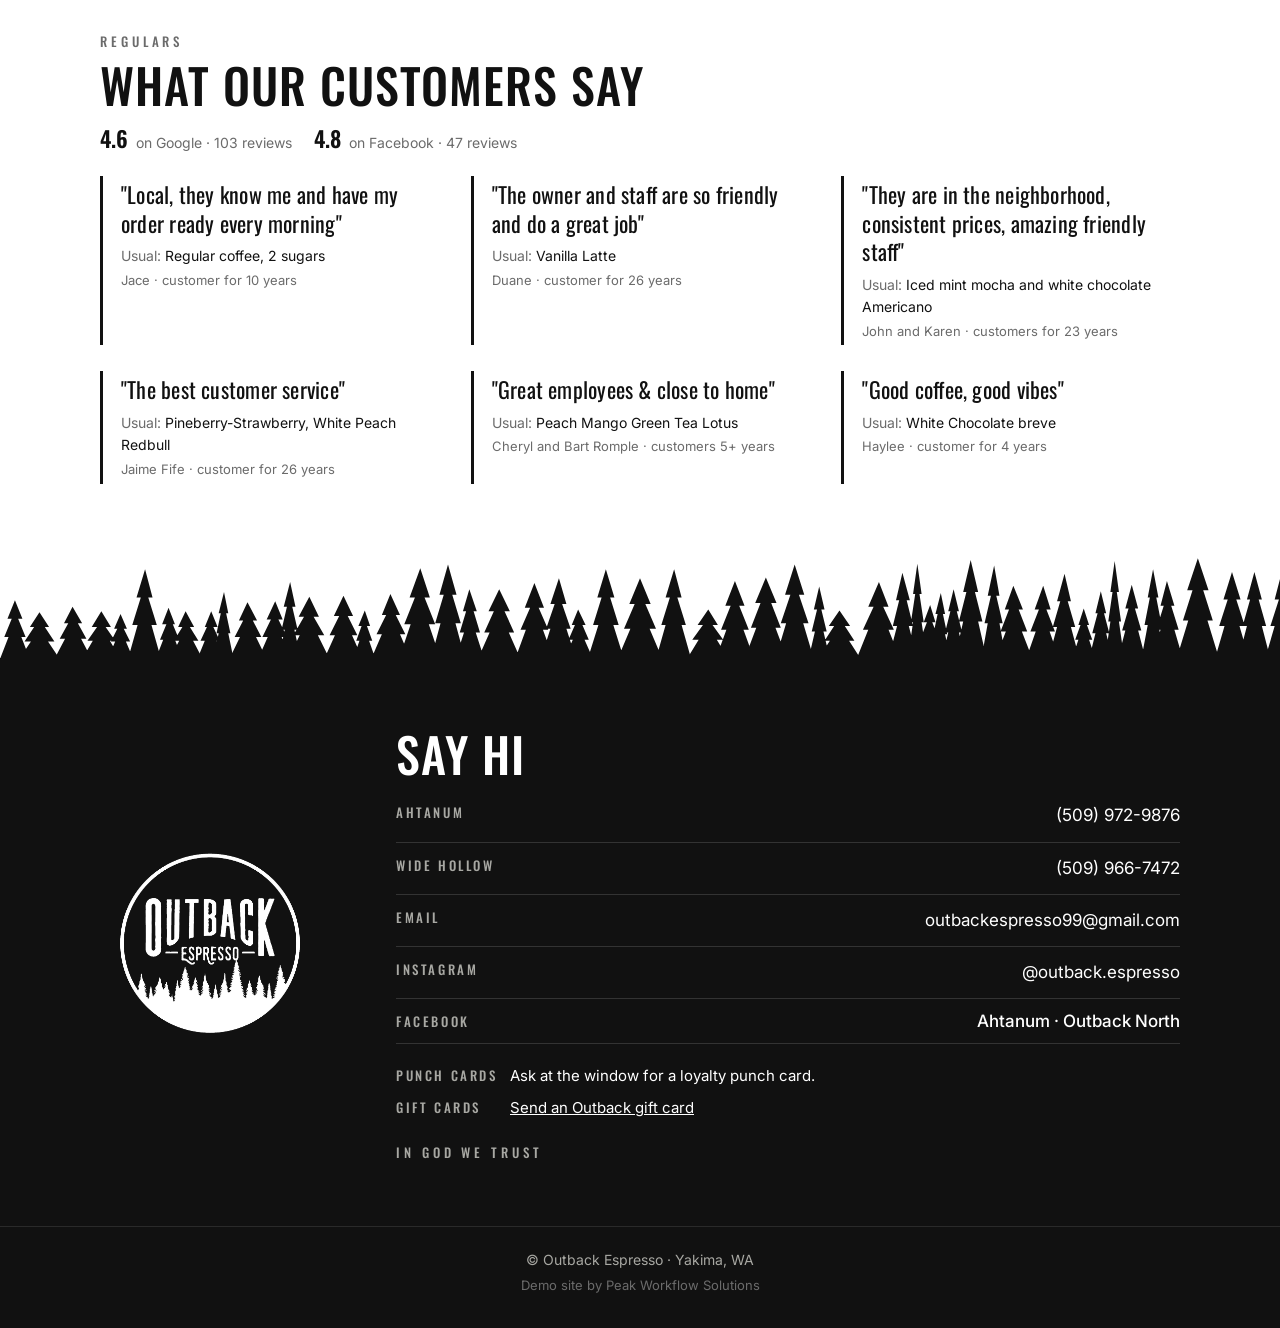
<file: demos/outback-espresso/index.html>
<!DOCTYPE html>
<html lang="en">
<head>
  <meta charset="utf-8">
  <meta name="viewport" content="width=device-width, initial-scale=1">
  <title>Outback Espresso | Family-owned drive-thru coffee in Yakima since 1999</title>
  <meta name="description" content="Outback Espresso: two family-owned drive-thru espresso stands in Yakima, WA, on Ahtanum Rd and S 80th Ave. Coffee, chai, matcha, Red Bull and Lotus drinks. Open early, seven days a week.">
  <meta name="robots" content="noindex, nofollow"><!-- demo: remove when the site goes live -->
  <meta name="theme-color" content="#111111">
  <link rel="icon" href="img/favicon.png">
  <link rel="preconnect" href="https://fonts.googleapis.com">
  <link rel="preconnect" href="https://fonts.gstatic.com" crossorigin>
  <link href="https://fonts.googleapis.com/css2?family=Oswald:wght@400;500;600&family=Inter:wght@400;500;600&display=swap" rel="stylesheet">
  <link rel="stylesheet" href="css/styles.css">
</head>
<body>

  <header class="top">
    <div class="wrap top-inner">
      <a class="brand" href="#home" aria-label="Outback Espresso, home"><img src="img/logo-white.png" width="435" height="363" alt="Outback Espresso"></a>
      <nav class="nav" aria-label="Main">
        <a href="#menu">Menu</a>
        <a href="#locations">Locations</a>
        <a href="#story">Our Story</a>
        <a href="#contact">Contact</a>
      </nav>
    </div>
  </header>

  <main>
    <!-- HERO -->
    <section id="home" class="hero">
      <img class="hero-bg" src="img/hero-pine.jpg" width="1004" height="670" alt="">
      <div class="wrap hero-inner">
        <img class="hero-logo" src="img/logo-white.png" width="435" height="363" alt="Outback Espresso logo: OUTBACK ESPRESSO above a line of pine trees">
        <p class="hero-kicker">Family-owned &middot; Yakima, WA &middot; Since 1999</p>
        <h1 class="hero-line">Serving, supporting, and giving back to our community one cup at a time.</h1>
        <div class="hero-cta">
          <a class="btn btn-light" href="#menu">See the menu</a>
          <a class="btn btn-ghost" href="#locations">Find a drive-thru</a>
        </div>
      </div>
      <div class="pines" aria-hidden="true"></div>
    </section>

    <!-- OPEN NOW -->
    <section class="today" aria-label="Today's hours">
      <div class="wrap today-grid" data-oe="today"></div>
    </section>

    <!-- MENU -->
    <section id="menu" class="section">
      <div class="wrap">
        <p class="eyebrow">The menu</p>
        <h2 class="title">What we pour</h2>
        <p class="lede">Every drink, every size. Prices from our counter, before tax.</p>

        <div class="tabs" role="tablist" aria-label="Menu sections" data-oe="tabs"></div>
        <div data-oe="menu"></div>

        <div class="food">
          <img src="img/d-donuts.jpg" width="338" height="515" loading="lazy" alt="A cup of glazed donut holes next to an iced red drink at the window">
          <div>
            <h3>Food</h3>
            <p>Come visit our locations for our food options!</p>
            <ul class="food-list" data-oe="food"></ul>
            <p class="small">What's in the case changes by location and day. Need a big order? Call either location.</p>
          </div>
        </div>
      </div>
    </section>

    <!-- GALLERY -->
    <section class="section section-dark" aria-labelledby="gallery-title">
      <div class="pines pines-top" aria-hidden="true"></div>
      <div class="wrap">
        <p class="eyebrow">From the window</p>
        <h2 class="title" id="gallery-title">Made to order</h2>
        <ul class="gallery">
          <li class="tall"><img loading="lazy" src="img/d-caramel.jpg" width="350" height="350" alt="Iced caramel drink topped with whipped cream, held up against tall grass"></li>
          <li><img loading="lazy" src="img/d-matcha.jpg" width="350" height="350" alt="Iced matcha with sweet cream"></li>
          <li><img loading="lazy" src="img/d-purple.jpg" width="350" height="350" alt="Purple energy drink over ice beside lavender"></li>
          <li><img loading="lazy" src="img/d-iced-caramel.jpg" width="800" height="800" alt="Iced caramel latte with a pink straw"></li>
          <li class="tall"><img loading="lazy" src="img/d-sunset.jpg" width="539" height="800" alt="Deep red Red Bull drink held up at sunset"></li>
          <li><img loading="lazy" src="img/d-cold-brew.jpg" width="351" height="527" alt="Iced coffee swirled with cream"></li>
          <li><img loading="lazy" src="img/d-pink.jpg" width="355" height="532" alt="Pink and cream layered drink"></li>
          <li><img loading="lazy" src="img/d-mocha.jpg" width="480" height="480" alt="Iced mocha with whipped cream and chocolate drizzle"></li>
          <li><img loading="lazy" src="img/d-spark.jpg" width="688" height="800" alt="A tub of Spark next to an orange Spark drink"></li>
          <li><img loading="lazy" src="img/d-fall.jpg" width="800" height="800" alt="Iced fall drink topped with cinnamon and leaf sprinkles"></li>
          <li><img loading="lazy" src="img/d-blue.jpg" width="355" height="532" alt="Bright blue iced drink against grey siding"></li>
          <li><img loading="lazy" src="img/d-flag.jpg" width="545" height="450" alt="Red, white and blue layered drink in front of an American flag"></li>
        </ul>
      </div>
    </section>

    <!-- LOCATIONS -->
    <section id="locations" class="section">
      <div class="wrap">
        <p class="eyebrow">Two drive-thrus</p>
        <h2 class="title">Pull up, we'll take it from here</h2>
        <div class="locs" data-oe="locations"></div>
      </div>
    </section>

    <!-- STORY -->
    <section id="story" class="section section-paper">
      <div class="wrap story">
        <div class="story-text">
          <p class="eyebrow">Our story</p>
          <h2 class="title">Rooted here since 1999</h2>
          <p>Long before espresso machines and the rich aroma of freshly ground beans filled the air, the patch of land known as Outback Espresso was once surrounded by orchards and a small strip of businesses, by Reva's hair salon and the diner next to the old apple packing plant.</p>
          <p>In 1999, the Grimes family started Outback Espresso with a simple vision: serve great coffee and treat every customer like a friend. In 2011, our second location, Outback North, was added to boost support for West Valley High School.</p>
          <p>Our roots remain the same. Every cup is grounded in the values our great-grandfather lived by: hard work, honesty, and community. When you drive up to order your favorite drink, you're helping to support our community, one cup at a time.</p>
        </div>
        <figure class="story-photo">
          <img loading="lazy" src="img/hero-pine.jpg" width="1004" height="670" alt="The Outback Espresso drive-thru on Ahtanum Rd under a tall pine tree, decorated for fall">
          <figcaption>Ahtanum, under the big pine</figcaption>
        </figure>
      </div>
    </section>

    <!-- REGULARS -->
    <section class="section" aria-labelledby="regulars-title">
      <div class="wrap">
        <p class="eyebrow">Regulars</p>
        <h2 class="title" id="regulars-title">What our customers say</h2>
        <p class="ratings"><span><b>4.6</b> on Google &middot; 103 reviews</span><span><b>4.8</b> on Facebook &middot; 47 reviews</span></p>
        <ul class="quotes">
          <li><blockquote>"Local, they know me and have my order ready every morning"</blockquote><p class="fav">Regular coffee, 2 sugars</p><p class="who">Jace &middot; customer for 10 years</p></li>
          <li><blockquote>"The owner and staff are so friendly and do a great job"</blockquote><p class="fav">Vanilla Latte</p><p class="who">Duane &middot; customer for 26 years</p></li>
          <li><blockquote>"They are in the neighborhood, consistent prices, amazing friendly staff"</blockquote><p class="fav">Iced mint mocha and white chocolate Americano</p><p class="who">John and Karen &middot; customers for 23 years</p></li>
          <li><blockquote>"The best customer service"</blockquote><p class="fav">Pineberry-Strawberry, White Peach Redbull</p><p class="who">Jaime Fife &middot; customer for 26 years</p></li>
          <li><blockquote>"Great employees &amp; close to home"</blockquote><p class="fav">Peach Mango Green Tea Lotus</p><p class="who">Cheryl and Bart Romple &middot; customers 5+ years</p></li>
          <li><blockquote>"Good coffee, good vibes"</blockquote><p class="fav">White Chocolate breve</p><p class="who">Haylee &middot; customer for 4 years</p></li>
        </ul>
      </div>
    </section>

    <!-- CONTACT -->
    <section id="contact" class="section section-dark contact">
      <div class="pines pines-top" aria-hidden="true"></div>
      <div class="wrap contact-inner">
        <img class="contact-logo" src="img/logo-white.png" width="435" height="363" loading="lazy" alt="Outback Espresso">
        <div>
          <h2 class="title">Say hi</h2>
          <ul class="contact-list">
            <li><span>Ahtanum</span><a href="tel:+15099729876">(509) 972-9876</a></li>
            <li><span>Wide Hollow</span><a href="tel:+15099667472">(509) 966-7472</a></li>
            <li><span>Email</span><a href="mailto:outbackespresso99@gmail.com">outbackespresso99@gmail.com</a></li>
            <li><span>Instagram</span><a href="https://www.instagram.com/outback.espresso" target="_blank" rel="noopener">@outback.espresso</a></li>
            <li><span>Facebook</span><span class="fb"><a href="https://www.facebook.com/outbackespresso" target="_blank" rel="noopener">Ahtanum</a> &middot; <a href="https://www.facebook.com/outbacknorthespresso/" target="_blank" rel="noopener">Outback North</a></span></li>
          </ul>
          <div class="perks">
            <p><b>Punch cards</b> Ask at the window for a loyalty punch card.</p>
            <p><b>Gift cards</b> <a href="https://www.giftly.com/gift-card/outback-espresso-yakima" target="_blank" rel="noopener">Send an Outback gift card</a></p>
          </div>
          <p class="trust">In God We Trust</p>
        </div>
      </div>
    </section>
  </main>

  <footer class="foot">
    <div class="wrap">
      <p>&copy; Outback Espresso &middot; Yakima, WA</p>
      <p class="small">Demo site by Peak Workflow Solutions</p>
    </div>
  </footer>

  <script src="js/data.js"></script>
  <script src="js/site.js"></script>
</body>
</html>
</file>
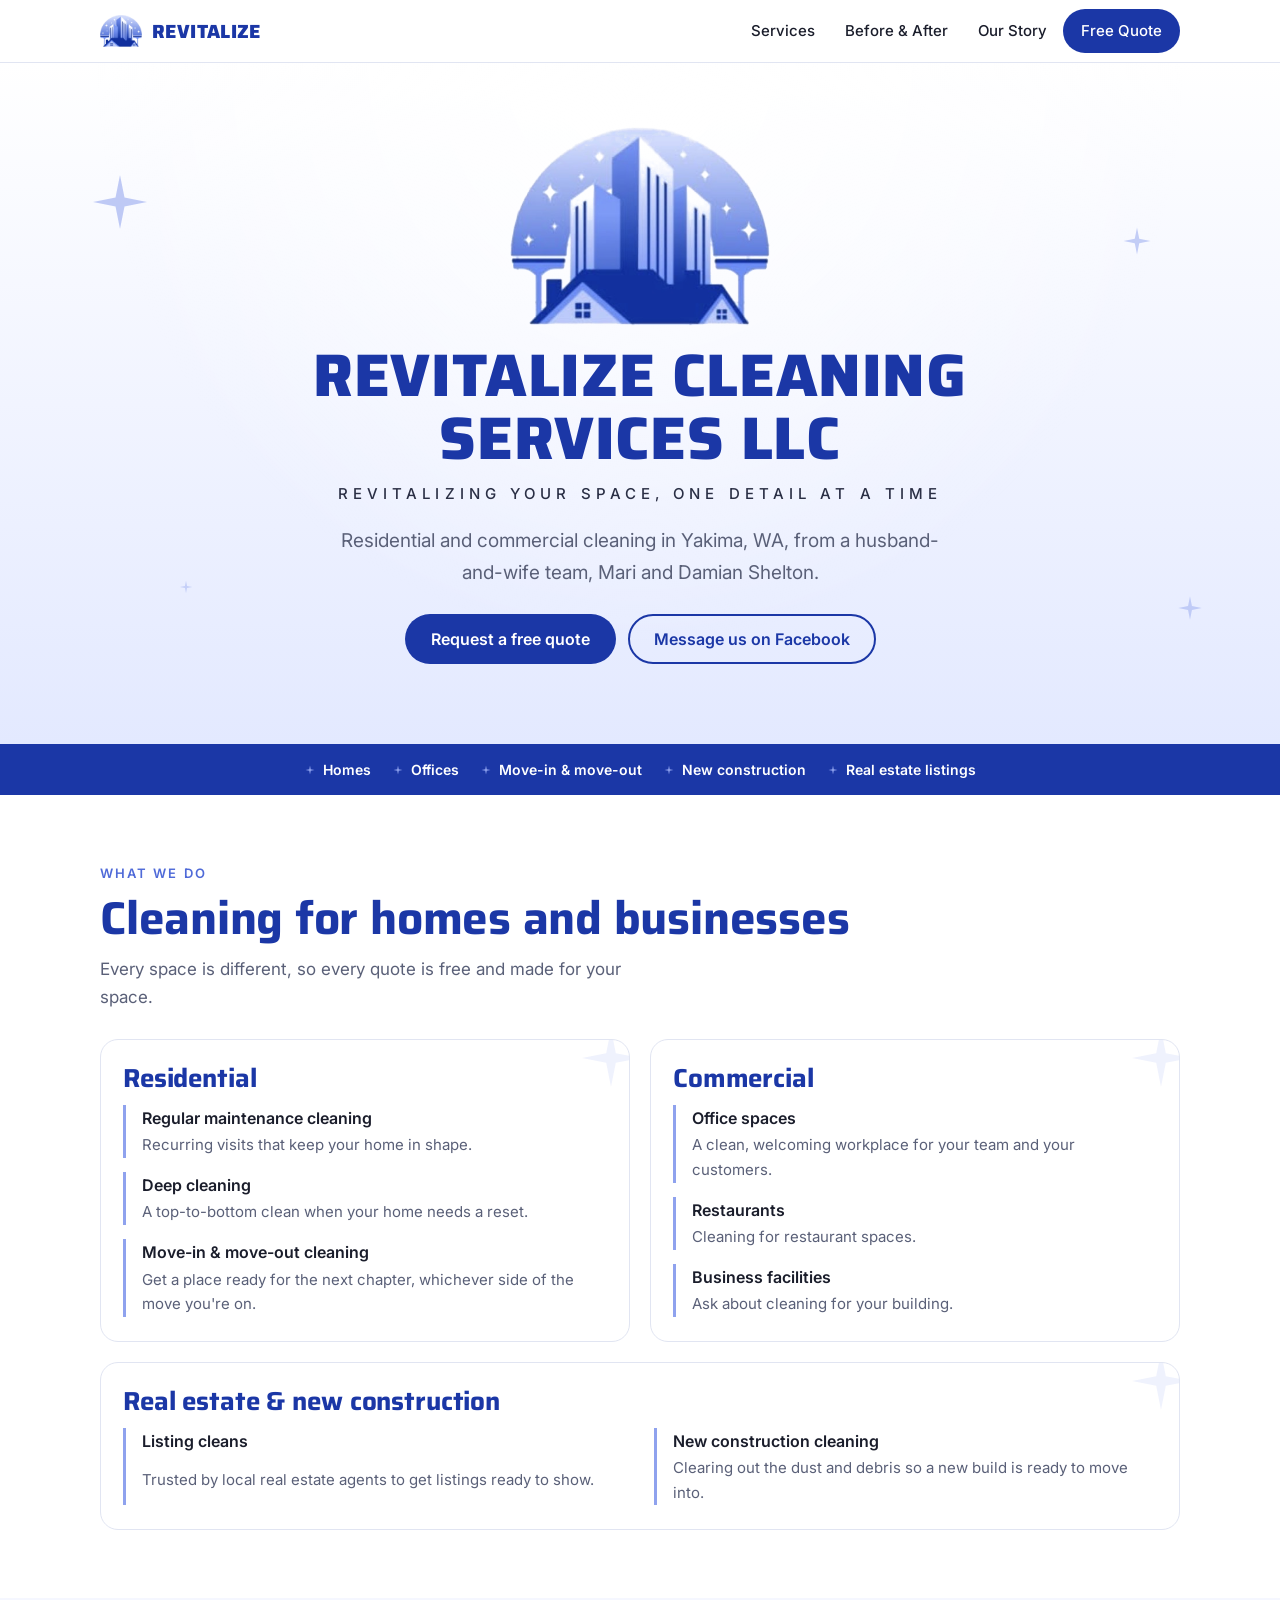
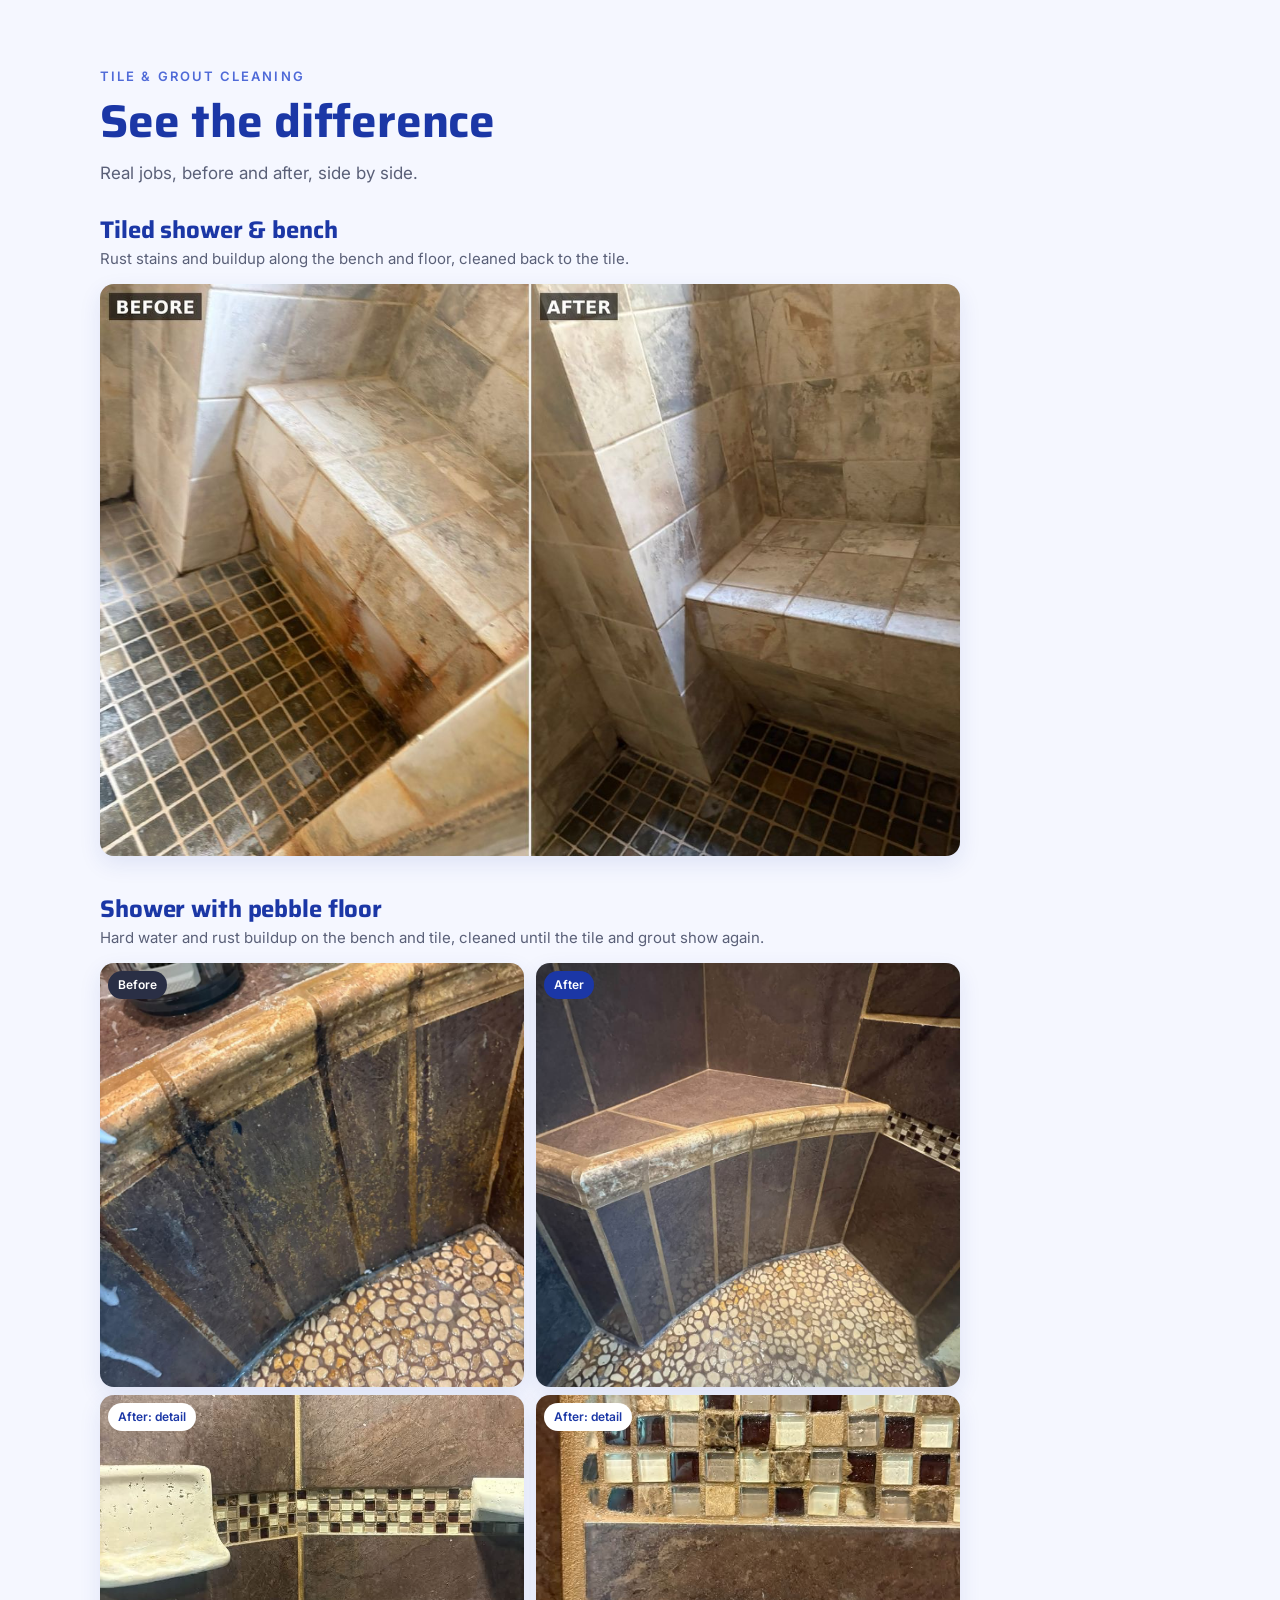
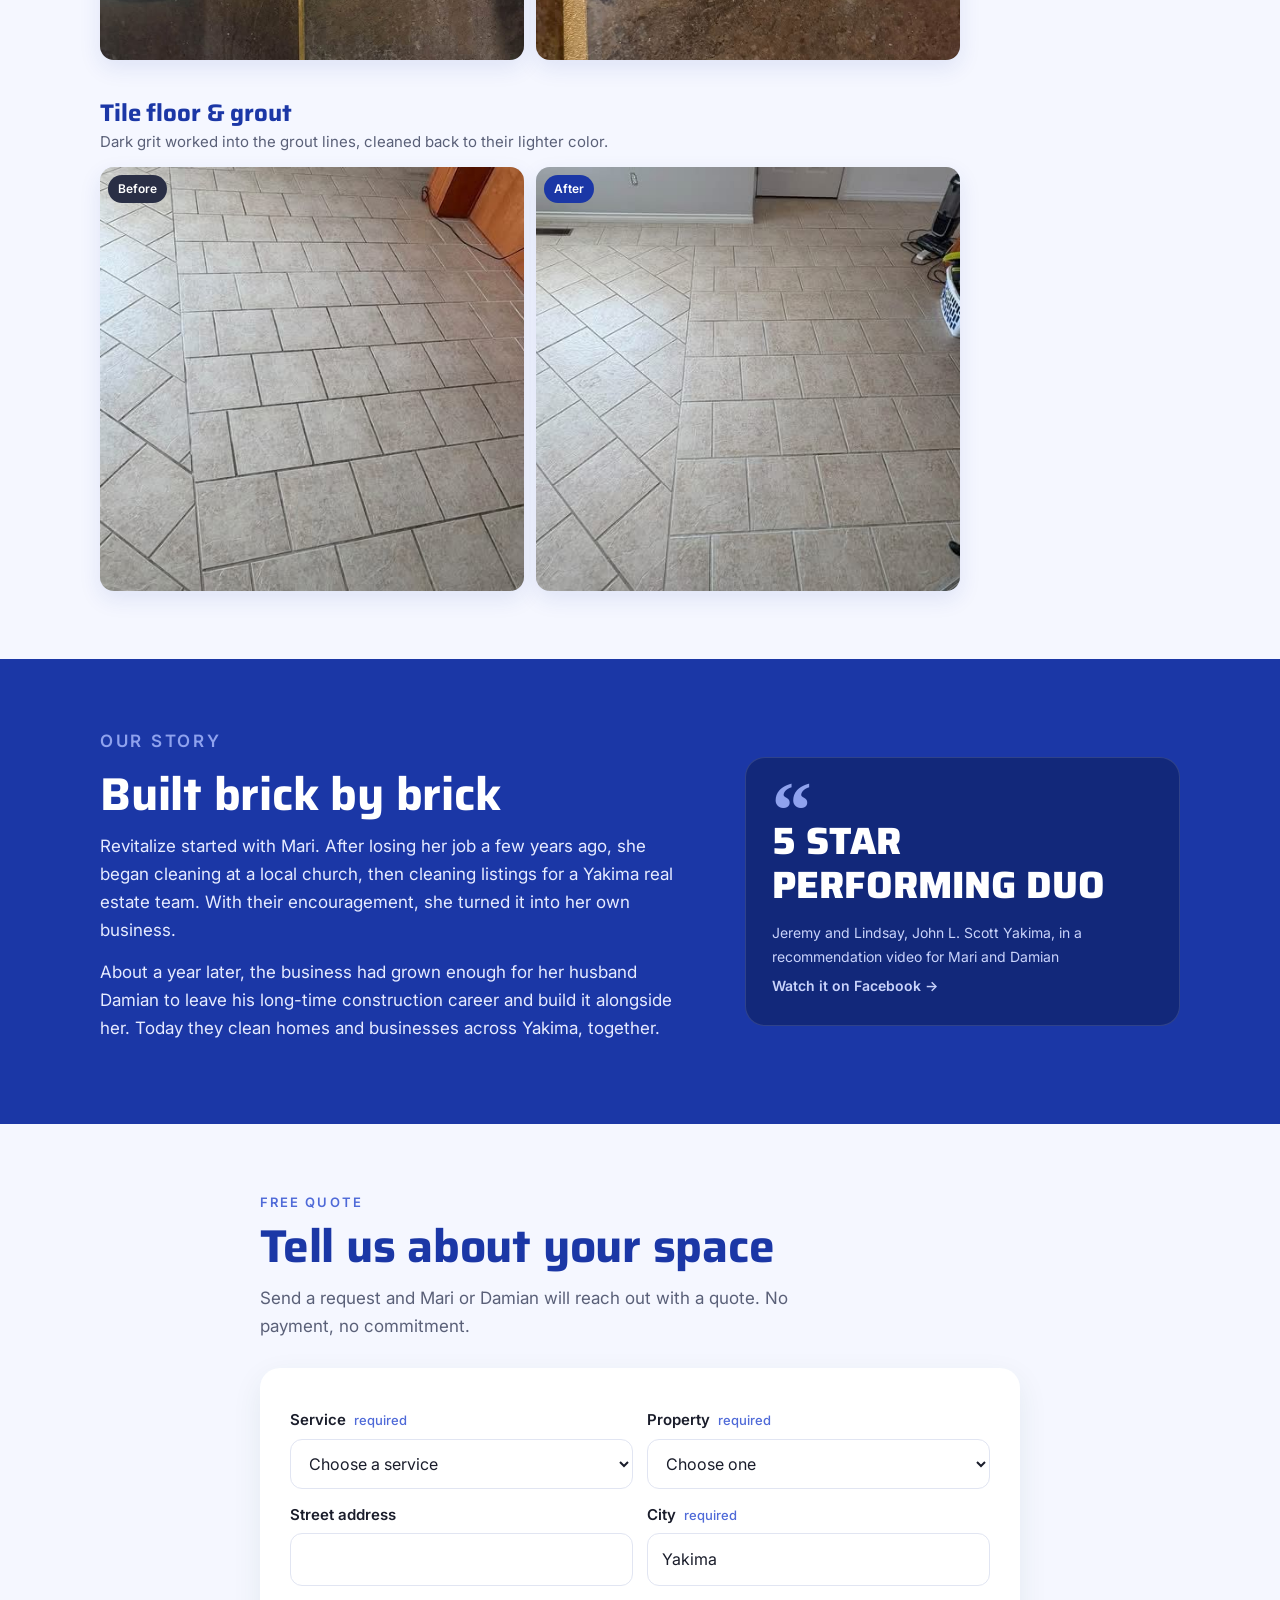
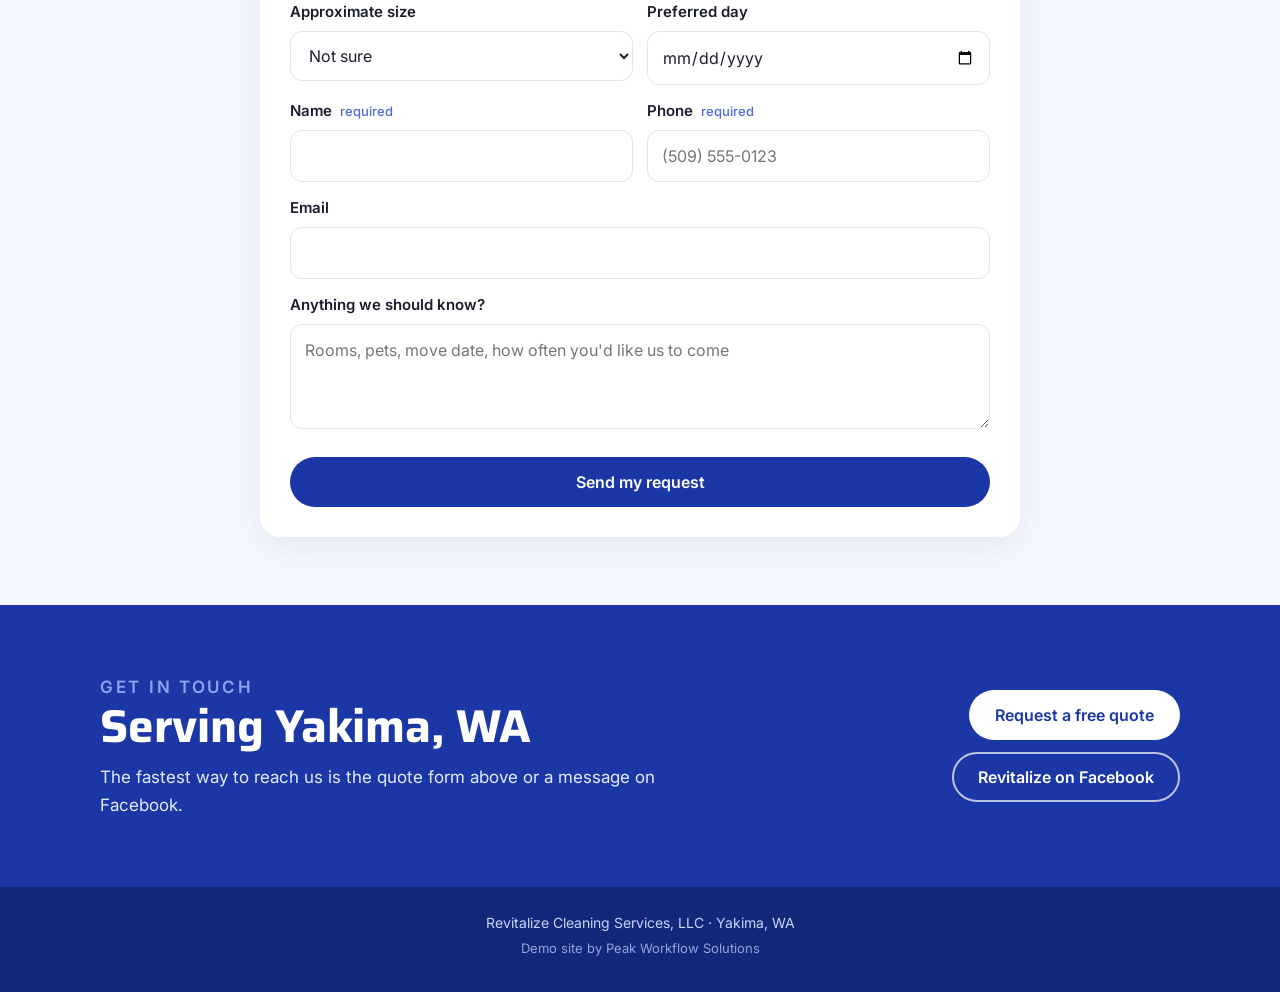
<file: demos/revitalize-cleaning/index.html>
<!DOCTYPE html>
<html lang="en">
<head>
  <meta charset="utf-8">
  <meta name="viewport" content="width=device-width, initial-scale=1">
  <title>Revitalize Cleaning Services | Residential and commercial cleaning in Yakima, WA</title>
  <meta name="description" content="Revitalize Cleaning Services: a husband-and-wife cleaning team in Yakima, WA. Residential, commercial, move-in, move-out, deep and new construction cleaning. Request a free quote.">
  <meta name="robots" content="noindex, nofollow"><!-- demo: remove when the site goes live -->
  <meta name="theme-color" content="#1B37A6">
  <link rel="icon" href="img/favicon.png">
  <link rel="preconnect" href="https://fonts.googleapis.com">
  <link rel="preconnect" href="https://fonts.gstatic.com" crossorigin>
  <link href="https://fonts.googleapis.com/css2?family=Saira:wght@600;700;800&family=Inter:wght@400;500;600&display=swap" rel="stylesheet">
  <link rel="stylesheet" href="css/styles.css">
</head>
<body>

  <header class="top">
    <div class="wrap top-inner">
      <a class="brand" href="#home"><span class="brand-mark" aria-hidden="true"></span><span>Revitalize</span></a>
      <nav class="nav" aria-label="Main">
        <a href="#services">Services</a>
        <a href="#tile">Before &amp; After</a>
        <a href="#story">Our Story</a>
        <a class="nav-cta" href="#quote">Free Quote</a>
      </nav>
    </div>
  </header>

  <main>
    <!-- HERO -->
    <section id="home" class="hero">
      <div class="wrap hero-inner">
        <img class="hero-logo" src="img/logo-mark.png" width="450" height="345" alt="Revitalize Cleaning Services logo: city buildings and houses under a sparkling dome">
        <h1>Revitalize Cleaning Services LLC</h1>
        <p class="tagline">Revitalizing your space, one detail at a time</p>
        <p class="hero-line">Residential and commercial cleaning in Yakima, WA, from a husband-and-wife team, Mari and Damian Shelton.</p>
        <div class="hero-cta">
          <a class="btn btn-solid" href="#quote">Request a free quote</a>
          <a class="btn btn-outline" href="https://facebook.com/people/Revitalize-cleaning-services/61575773371956/" target="_blank" rel="noopener">Message us on Facebook</a>
        </div>
      </div>
      <div class="hero-sparkles" aria-hidden="true"><i></i><i></i><i></i><i></i></div>
    </section>

    <section class="strip" aria-label="What we clean">
      <div class="wrap strip-inner">
        <span>Homes</span><span>Offices</span><span>Move-in &amp; move-out</span><span>New construction</span><span>Real estate listings</span>
      </div>
    </section>

    <!-- SERVICES -->
    <section id="services" class="section">
      <div class="wrap">
        <p class="eyebrow">What we do</p>
        <h2 class="title">Cleaning for homes and businesses</h2>
        <p class="lede">Every space is different, so every quote is free and made for your space.</p>
        <div class="split">
          <article class="group">
            <h3>Residential</h3>
            <ul class="svc">
              <li><b>Regular maintenance cleaning</b><span>Recurring visits that keep your home in shape.</span></li>
              <li><b>Deep cleaning</b><span>A top-to-bottom clean when your home needs a reset.</span></li>
              <li><b>Move-in &amp; move-out cleaning</b><span>Get a place ready for the next chapter, whichever side of the move you're on.</span></li>
            </ul>
          </article>
          <article class="group">
            <h3>Commercial</h3>
            <ul class="svc">
              <li><b>Office spaces</b><span>A clean, welcoming workplace for your team and your customers.</span></li>
              <li><b>Restaurants</b><span>Cleaning for restaurant spaces.</span></li>
              <li><b>Business facilities</b><span>Ask about cleaning for your building.</span></li>
            </ul>
          </article>
          <article class="group group-wide">
            <h3>Real estate &amp; new construction</h3>
            <ul class="svc svc-two">
              <li><b>Listing cleans</b><span>Trusted by local real estate agents to get listings ready to show.</span></li>
              <li><b>New construction cleaning</b><span>Clearing out the dust and debris so a new build is ready to move into.</span></li>
            </ul>
          </article>
        </div>
      </div>
    </section>

    <!-- TILE & GROUT -->
    <section id="tile" class="section section-cream">
      <div class="wrap">
        <p class="eyebrow">Tile &amp; grout cleaning</p>
        <h2 class="title">See the difference</h2>
        <p class="lede">Real jobs, before and after, side by side.</p>

        <article class="ba">
          <h3>Tiled shower &amp; bench</h3>
          <p class="ba-note">Rust stains and buildup along the bench and floor, cleaned back to the tile.</p>
          <figure class="ba-single"><img src="img/work/p1-before-after.jpg" width="1200" height="798" loading="lazy" alt="Side-by-side before and after of a tiled shower and bench: rust stains and grime on the left, clean tile on the right"></figure>
        </article>

        <article class="ba">
          <h3>Shower with pebble floor</h3>
          <p class="ba-note">Hard water and rust buildup on the bench and tile, cleaned until the tile and grout show again.</p>
          <div class="ba-pair">
            <figure><img src="img/work/p2-before.jpg" width="960" height="960" loading="lazy" alt="Dark tile shower bench edge and pebble floor covered in hard water and rust buildup"><figcaption class="tag tag-before">Before</figcaption></figure>
            <figure><img src="img/work/p2-after.jpg" width="960" height="960" loading="lazy" alt="The same curved shower bench and pebble floor, clean and shining"><figcaption class="tag tag-after">After</figcaption></figure>
          </div>
          <div class="ba-details">
            <figure><img src="img/work/p2-detail-1.jpg" width="720" height="720" loading="lazy" alt="Clean dark tile with a glass mosaic band and two stone soap dishes"><figcaption class="tag">After: detail</figcaption></figure>
            <figure><img src="img/work/p2-detail-2.jpg" width="720" height="720" loading="lazy" alt="Close-up of the clean glass mosaic tiles and grout"><figcaption class="tag">After: detail</figcaption></figure>
          </div>
        </article>

        <article class="ba">
          <h3>Tile floor &amp; grout</h3>
          <p class="ba-note">Dark grit worked into the grout lines, cleaned back to their lighter color.</p>
          <div class="ba-pair">
            <figure><img src="img/work/p3-floor-1.jpg" width="480" height="480" loading="lazy" alt="Light tile floor with darker, gritty grout lines before cleaning"><figcaption class="tag tag-before">Before</figcaption></figure>
            <figure><img src="img/work/p3-floor-2.jpg" width="480" height="480" loading="lazy" alt="The same tile floor after cleaning, with the grout lines back to a light color"><figcaption class="tag tag-after">After</figcaption></figure>
          </div>
        </article>
      </div>
    </section>

    <!-- STORY -->
    <section id="story" class="section section-deep">
      <div class="wrap story">
        <div>
          <p class="eyebrow eyebrow-light">Our story</p>
          <h2 class="title">Built brick by brick</h2>
          <p>Revitalize started with Mari. After losing her job a few years ago, she began cleaning at a local church, then cleaning listings for a Yakima real estate team. With their encouragement, she turned it into her own business.</p>
          <p>About a year later, the business had grown enough for her husband Damian to leave his long-time construction career and build it alongside her. Today they clean homes and businesses across Yakima, together.</p>
        </div>
        <figure class="rec">
          <span class="rec-mark" aria-hidden="true">&ldquo;</span>
          <blockquote>5 star performing duo</blockquote>
          <figcaption>Jeremy and Lindsay, John L. Scott Yakima, in a recommendation video for Mari and Damian<br><a href="https://www.facebook.com/reel/1997679711629782/" target="_blank" rel="noopener">Watch it on Facebook &rarr;</a></figcaption>
        </figure>
      </div>
    </section>

    <!-- QUOTE -->
    <section id="quote" class="section section-cream">
      <div class="wrap narrow">
        <p class="eyebrow">Free quote</p>
        <h2 class="title">Tell us about your space</h2>
        <p class="lede">Send a request and Mari or Damian will reach out with a quote. No payment, no commitment.</p>

        <form id="quote-form" class="card-form" novalidate>
          <div class="row">
            <div class="f"><label class="field"><span>Service <em>required</em></span><select name="service"></select></label><p class="err" data-error="service" role="alert"></p></div>
            <div class="f"><label class="field"><span>Property <em>required</em></span><select name="property"></select></label><p class="err" data-error="property" role="alert"></p></div>
          </div>
          <div class="row">
            <div class="f"><label class="field"><span>Street address</span><input name="street" autocomplete="street-address" maxlength="100"></label></div>
            <div class="f"><label class="field"><span>City <em>required</em></span><input name="city" autocomplete="address-level2" maxlength="60" value="Yakima"></label><p class="err" data-error="city" role="alert"></p></div>
          </div>
          <div class="row">
            <div class="f"><label class="field"><span>Approximate size</span><select name="size"></select></label></div>
            <div class="f"><label class="field"><span>Preferred day</span><input type="date" name="date"></label><p class="err" data-error="date" role="alert"></p></div>
          </div>
          <div class="row">
            <div class="f"><label class="field"><span>Name <em>required</em></span><input name="name" autocomplete="name" maxlength="60"></label><p class="err" data-error="name" role="alert"></p></div>
            <div class="f"><label class="field"><span>Phone <em>required</em></span><input type="tel" name="phone" autocomplete="tel" inputmode="tel" placeholder="(509) 555-0123" maxlength="20"></label><p class="err" data-error="phone" role="alert"></p></div>
          </div>
          <div class="f"><label class="field"><span>Email</span><input type="email" name="email" autocomplete="email" maxlength="80"></label><p class="err" data-error="email" role="alert"></p></div>
          <div class="f"><label class="field"><span>Anything we should know?</span><textarea name="notes" rows="3" maxlength="500" placeholder="Rooms, pets, move date, how often you'd like us to come"></textarea></label></div>
          <p class="form-error" id="form-error" role="alert" hidden></p>
          <button type="submit" class="btn btn-deep">Send my request</button>
        </form>

        <div class="done" id="quote-done" hidden tabindex="-1">
          <span class="done-mark" aria-hidden="true"></span>
          <h3>Request sent</h3>
          <p class="done-ref">Reference <strong id="done-ref"></strong></p>
          <p id="done-summary" class="done-summary"></p>
          <p id="done-text"></p>
          <p id="done-demo" class="done-demo" hidden></p>
          <button type="button" class="btn btn-line" id="quote-again">Send another request</button>
        </div>
      </div>
    </section>

    <!-- CONTACT -->
    <section id="contact" class="section section-deep contact">
      <div class="wrap contact-inner">
        <div>
          <p class="eyebrow eyebrow-light">Get in touch</p>
          <h2 class="title">Serving Yakima, WA</h2>
          <p>The fastest way to reach us is the quote form above or a message on Facebook.</p>
        </div>
        <div class="contact-btns">
          <a class="btn btn-gold" href="#quote">Request a free quote</a>
          <a class="btn btn-ghost" href="https://facebook.com/people/Revitalize-cleaning-services/61575773371956/" target="_blank" rel="noopener">Revitalize on Facebook</a>
        </div>
      </div>
    </section>
  </main>

  <footer class="foot">
    <div class="wrap">
      <p>Revitalize Cleaning Services, LLC &middot; Yakima, WA</p>
      <p class="small">Demo site by Peak Workflow Solutions</p>
    </div>
  </footer>

  <script src="js/config.js"></script>
  <script src="js/form.js"></script>
</body>
</html>
</file>
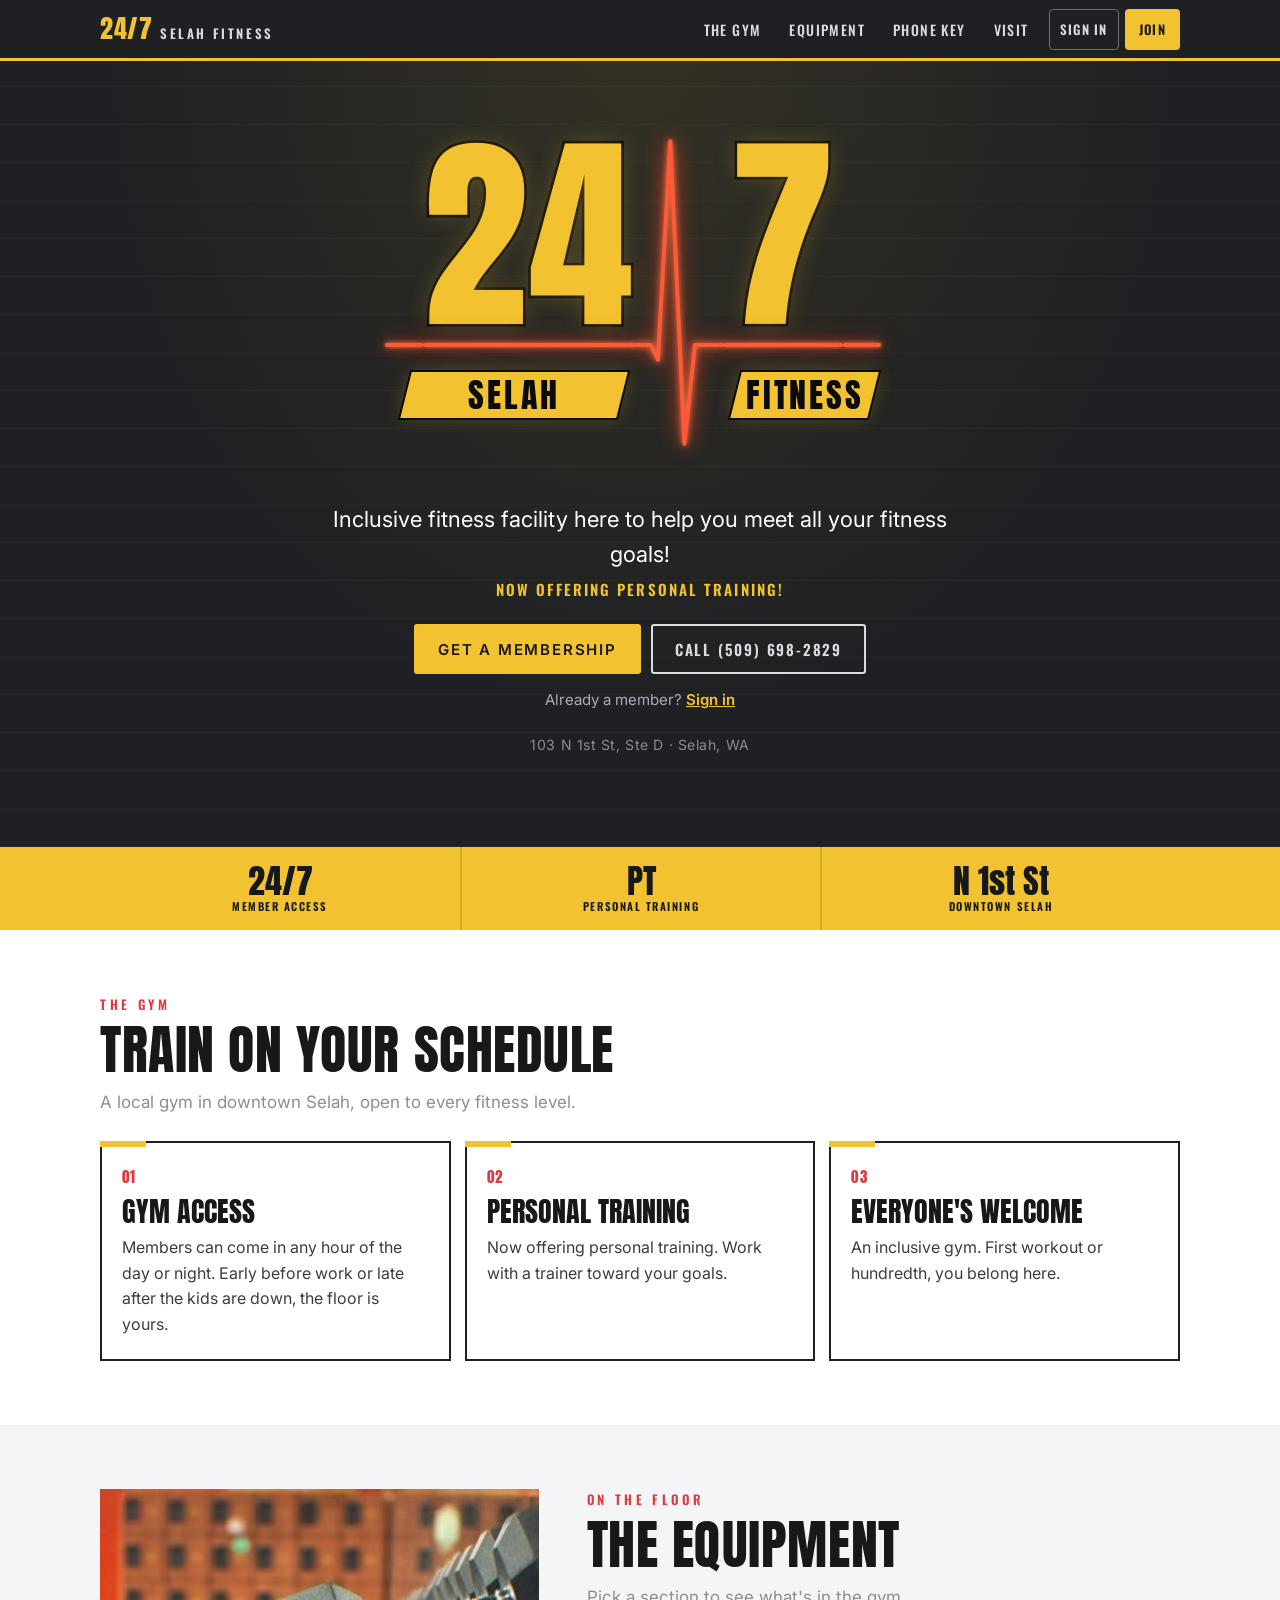
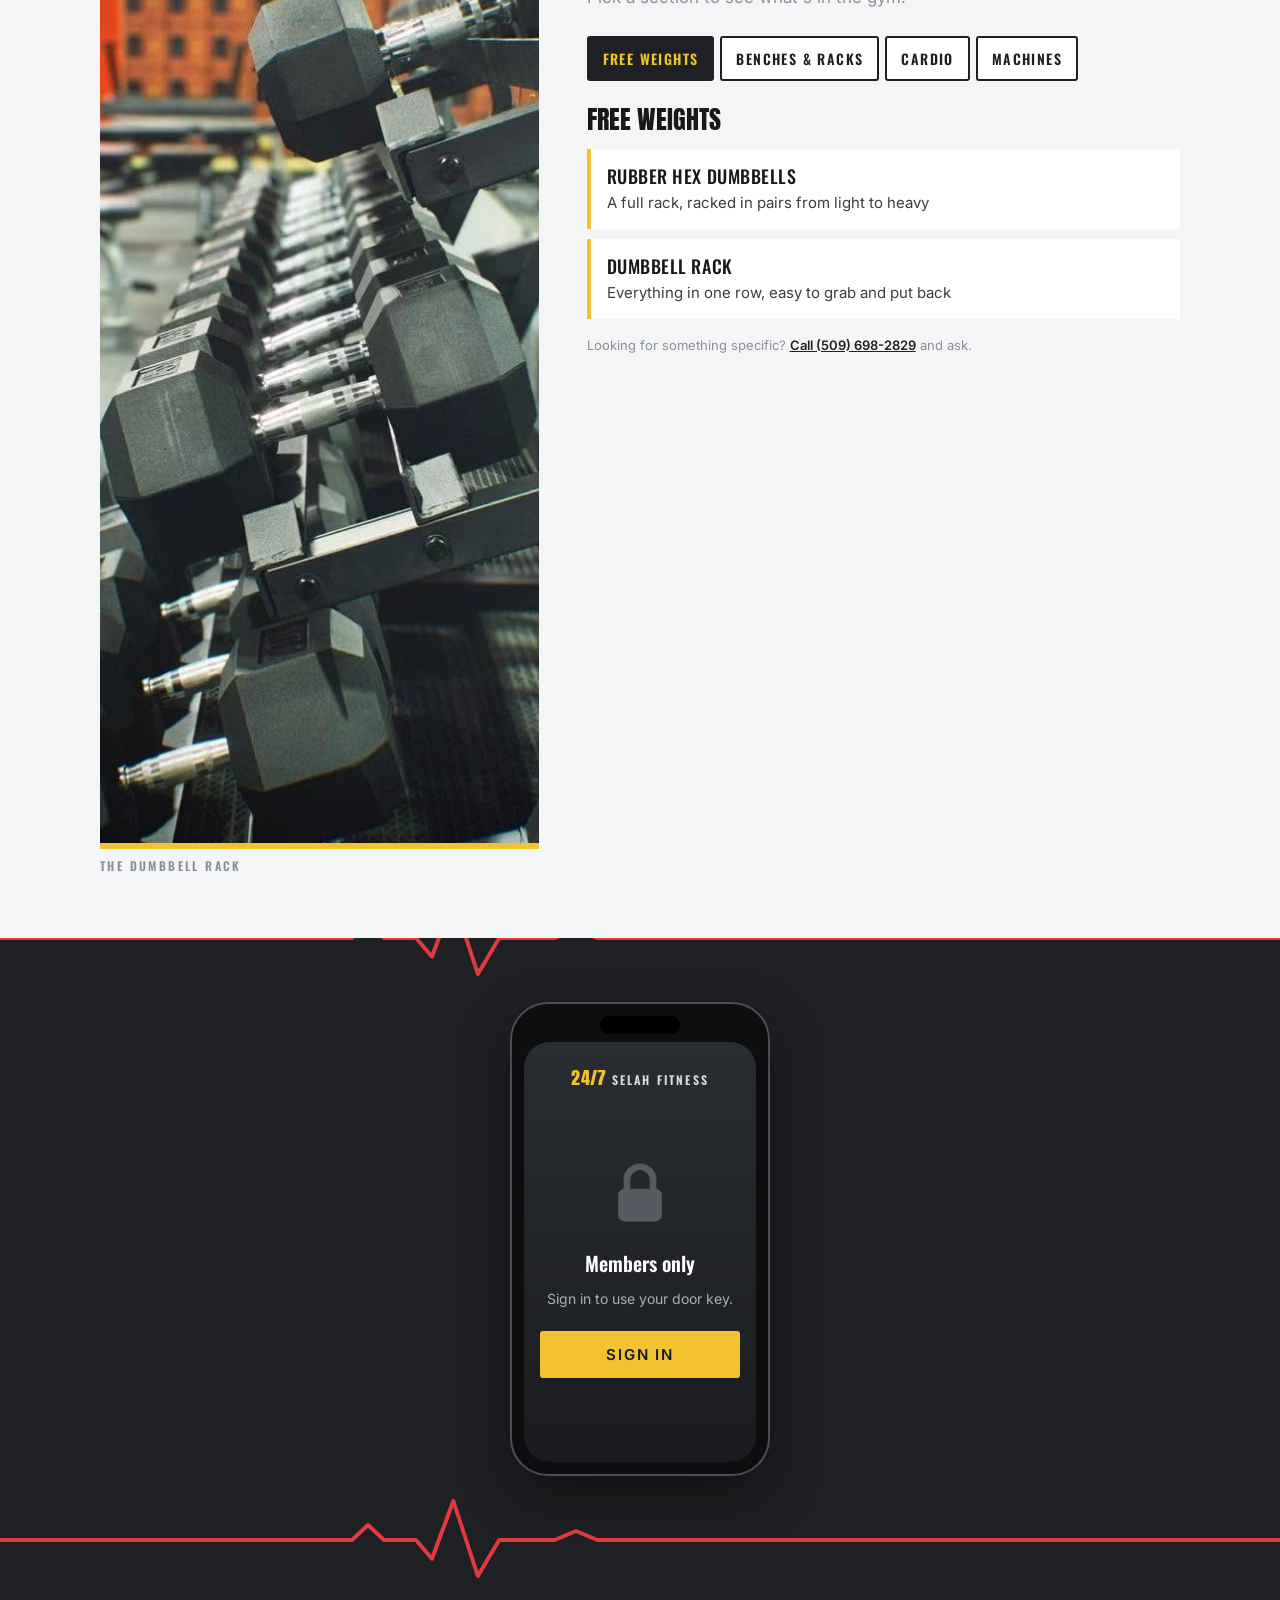
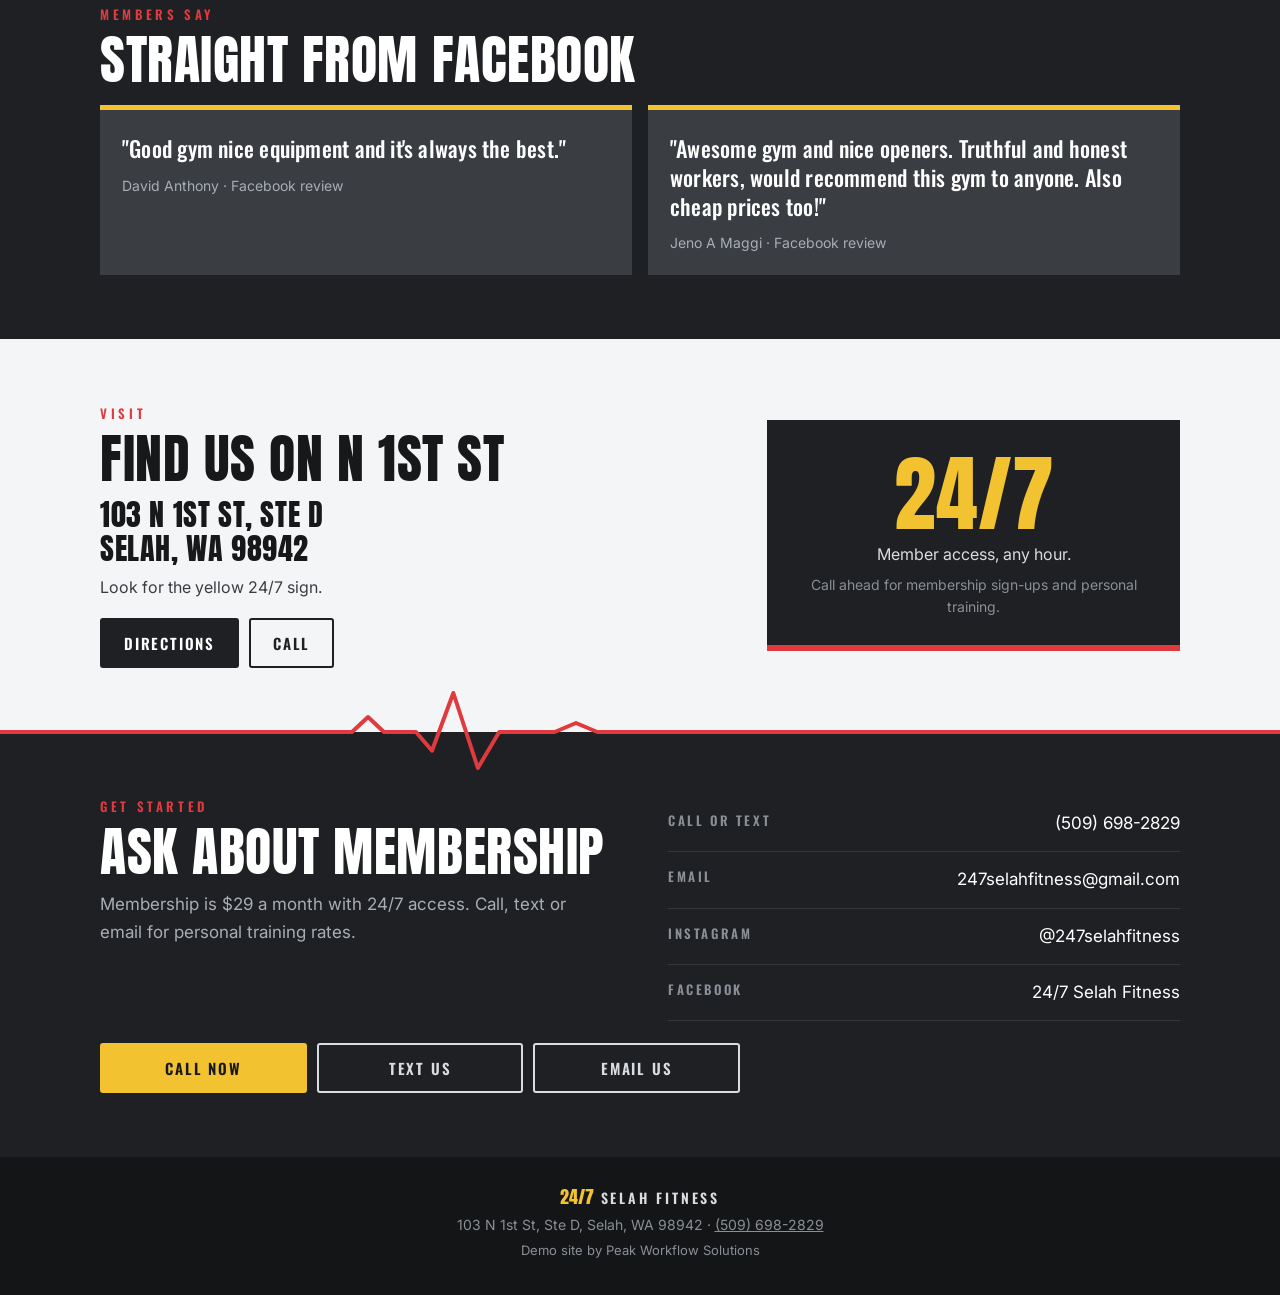
<file: demos/selah-fitness/index.html>
<!DOCTYPE html>
<html lang="en">
<head>
  <meta charset="utf-8">
  <meta name="viewport" content="width=device-width, initial-scale=1">
  <title>24/7 Selah Fitness | Gym and personal training on N 1st St, Selah, WA</title>
  <meta name="description" content="24/7 Selah Fitness: an inclusive gym at 103 N 1st St, Ste D, Selah, WA. Gym access and personal training. Call (509) 698-2829.">
  <meta name="robots" content="noindex, nofollow"><!-- demo: remove when the site goes live -->
  <meta name="theme-color" content="#1E2023">
  <link rel="icon" href="img/favicon.svg" type="image/svg+xml">
  <link rel="preconnect" href="https://fonts.googleapis.com">
  <link rel="preconnect" href="https://fonts.gstatic.com" crossorigin>
  <link href="https://fonts.googleapis.com/css2?family=Anton&family=Oswald:wght@500;600&family=Inter:wght@400;500;600&display=swap" rel="stylesheet">
  <link rel="stylesheet" href="css/styles.css">
</head>
<body>

  <header class="top">
    <div class="wrap top-inner">
      <a class="mark" href="#home" aria-label="24/7 Selah Fitness, home"><b>24/7</b><span>Selah Fitness</span></a>
      <nav class="nav" aria-label="Main">
        <a href="#gym">The Gym</a>
        <a href="#equipment">Equipment</a>
        <a href="#key">Phone Key</a>
        <a href="#visit">Visit</a>
        <button type="button" class="nav-signin" data-signin>Sign in</button>
        <button type="button" class="nav-join" data-join>Join</button>
      </nav>
    </div>
  </header>

  <main>
    <!-- HERO -->
    <section id="home" class="hero">
      <div class="wrap hero-inner">
        <h1 class="sign" aria-label="24/7 Selah Fitness">
          <span class="sign-lockup" aria-hidden="true">
            <span class="sign-num"><span class="beat-line"></span><span class="digits">24</span><span class="beat beat-spike"><svg viewBox="0 0 100 300" preserveAspectRatio="none"><polyline points="0,200 18,200 26,214 40,6 56,294 68,200 100,200"/></svg></span><span class="digits">7</span><span class="beat-line"></span><span class="sign-banners"><span><i>Selah</i></span><span><i>Fitness</i></span></span></span>
          </span>
        </h1>
        <p class="hero-line">Inclusive fitness facility here to help you meet all your fitness goals!</p>
        <p class="hero-new">Now offering personal training!</p>
        <div class="hero-cta">
          <button type="button" class="btn btn-gold" data-join>Get a membership</button>
          <a class="btn btn-line" href="tel:+15096982829">Call (509) 698-2829</a>
        </div>
        <p class="hero-signin">Already a member? <button type="button" class="link-gold" data-signin>Sign in</button></p>
        <p class="hero-where">103 N 1st St, Ste D &middot; Selah, WA</p>
      </div>
    </section>

    <!-- QUICK FACTS -->
    <section class="facts" aria-label="At a glance">
      <div class="wrap facts-grid">
        <div><b>24/7</b><span>Member access</span></div>
        <div><b>PT</b><span>Personal training</span></div>
        <div><b>N 1st St</b><span>Downtown Selah</span></div>
      </div>
    </section>

    <!-- THE GYM -->
    <section id="gym" class="section">
      <div class="wrap">
        <p class="eyebrow">The gym</p>
        <h2 class="title">Train on your schedule</h2>
        <p class="lede">A local gym in downtown Selah, open to every fitness level.</p>
        <div class="cards">
          <article class="card">
            <span class="card-num">01</span>
            <h3>Gym access</h3>
            <p>Members can come in any hour of the day or night. Early before work or late after the kids are down, the floor is yours.</p>
          </article>
          <article class="card">
            <span class="card-num">02</span>
            <h3>Personal training</h3>
            <p>Now offering personal training. Work with a trainer toward your goals.</p>
          </article>
          <article class="card">
            <span class="card-num">03</span>
            <h3>Everyone's welcome</h3>
            <p>An inclusive gym. First workout or hundredth, you belong here.</p>
          </article>
        </div>
      </div>
    </section>

    <!-- EQUIPMENT -->
    <section id="equipment" class="section section-steel">
      <div class="wrap equip">
        <figure class="equip-photo">
          <img src="img/weights.jpg" width="768" height="960" loading="lazy" alt="A long rack of black rubber hex dumbbells with chrome handles on the gym floor, benches and a red wall behind">
          <figcaption>The dumbbell rack</figcaption>
        </figure>
        <div class="equip-body">
          <p class="eyebrow">On the floor</p>
          <h2 class="title">The equipment</h2>
          <p class="lede">Pick a section to see what's in the gym.</p>
          <div class="tabs" role="tablist" aria-label="Equipment sections">
            <button type="button" role="tab" class="tab is-active" aria-selected="true" aria-controls="eq-free" id="tab-free">Free weights</button>
            <button type="button" role="tab" class="tab" aria-selected="false" aria-controls="eq-bench" id="tab-bench">Benches &amp; racks</button>
            <button type="button" role="tab" class="tab" aria-selected="false" aria-controls="eq-cardio" id="tab-cardio">Cardio</button>
            <button type="button" role="tab" class="tab" aria-selected="false" aria-controls="eq-machines" id="tab-machines">Machines</button>
          </div>
          <div class="panel" role="tabpanel" id="eq-free" aria-labelledby="tab-free">
            <h3>Free weights</h3>
            <ul class="gear">
              <li><b>Rubber hex dumbbells</b><span>A full rack, racked in pairs from light to heavy</span></li>
              <li><b>Dumbbell rack</b><span>Everything in one row, easy to grab and put back</span></li>
            </ul>
          </div>
          <div class="panel" role="tabpanel" id="eq-bench" aria-labelledby="tab-bench" hidden>
            <h3>Benches &amp; racks</h3>
            <ul class="gear">
              <li><b>Workout benches</b><span>Set up right next to the dumbbells for presses, rows and step-ups</span></li>
              <li><b>Rubber floor</b><span>Room to lift, stretch and work out on the floor</span></li>
            </ul>
          </div>
          <div class="panel" role="tabpanel" id="eq-cardio" aria-labelledby="tab-cardio" hidden>
            <h3>Cardio</h3>
            <ul class="gear">
              <li><b>Cardio equipment</b><span>For warm-ups, conditioning and getting your heart rate up</span></li>
            </ul>
          </div>
          <div class="panel" role="tabpanel" id="eq-machines" aria-labelledby="tab-machines" hidden>
            <h3>Machines</h3>
            <ul class="gear">
              <li><b>Strength machines</b><span>Guided strength training for every level</span></li>
            </ul>
          </div>
          <p class="small eq-ask">Looking for something specific? <a href="tel:+15096982829">Call (509) 698-2829</a> and ask.</p>
        </div>
      </div>
    </section>

    <!-- PHONE KEY -->
    <section id="key" class="section section-dark keysec">
      <div class="pulse-divider" aria-hidden="true"></div>
      <div class="wrap key-only">
        <div class="phone">
          <div class="phone-notch" aria-hidden="true"></div>
          <div class="app">
            <p class="app-brand"><b>24/7</b> Selah Fitness</p>
            <div class="key-out" data-key-out>
              <svg class="lock-icon lock-dim" viewBox="0 0 64 64" aria-hidden="true">
                <path d="M20 28V20a12 12 0 0 1 24 0v8" fill="none" stroke="currentColor" stroke-width="6" stroke-linecap="round"/>
                <rect x="12" y="28" width="40" height="30" rx="6" fill="currentColor"/>
              </svg>
              <p class="app-hi">Members only</p>
              <p class="key-out-text">Sign in to use your door key.</p>
              <button type="button" class="btn btn-gold key-signin" data-signin>Sign in</button>
            </div>
            <div class="key-in" data-key-in hidden>
            <p class="app-hi" data-key-name>Hi, Member</p>
            <p class="app-status"><span class="dot"></span>Membership active</p>
            <button type="button" class="lock-btn" data-key-tap aria-label="Unlock the front door">
              <svg class="lock-icon" viewBox="0 0 64 64" aria-hidden="true">
                <path class="shackle" d="M20 28V20a12 12 0 0 1 24 0v8" fill="none" stroke="currentColor" stroke-width="6" stroke-linecap="round"/>
                <rect x="12" y="28" width="40" height="30" rx="6" fill="currentColor"/>
                <circle cx="32" cy="41" r="4" class="keyhole"/><rect x="30" y="42" width="4" height="8" rx="2" class="keyhole"/>
              </svg>
            </button>
            <p class="lock-text" data-key-text aria-live="polite">Tap to unlock</p>
            <button type="button" class="link-quiet" data-signout>Sign out</button>
            </div>
          </div>
        </div>
      </div>
    </section>

    <!-- REVIEWS -->
    <section class="section section-dark reviews" aria-labelledby="reviews-title">
      <div class="pulse-divider" aria-hidden="true"></div>
      <div class="wrap">
        <p class="eyebrow">Members say</p>
        <h2 class="title" id="reviews-title">Straight from Facebook</h2>
        <ul class="quotes">
          <li><blockquote>"Good gym nice equipment and it's always the best."</blockquote><p class="who">David Anthony &middot; Facebook review</p></li>
          <li><blockquote>"Awesome gym and nice openers. Truthful and honest workers, would recommend this gym to anyone. Also cheap prices too!"</blockquote><p class="who">Jeno A Maggi &middot; Facebook review</p></li>
        </ul>
      </div>
    </section>

    <!-- VISIT -->
    <section id="visit" class="section section-steel">
      <div class="wrap visit">
        <div>
          <p class="eyebrow">Visit</p>
          <h2 class="title">Find us on N 1st St</h2>
          <p class="addr">103 N 1st St, Ste D<br>Selah, WA 98942</p>
          <p class="hint">Look for the yellow 24/7 sign.</p>
          <div class="btn-row">
            <a class="btn btn-dark" href="https://www.google.com/maps/search/?api=1&amp;query=46.65536,-120.530157" target="_blank" rel="noopener">Directions</a>
            <a class="btn btn-ghost-dark" href="tel:+15096982829">Call</a>
          </div>
        </div>
        <div class="visit-card">
          <p class="vc-big">24/7</p>
          <p>Member access, any hour.</p>
          <p class="vc-small">Call ahead for membership sign-ups and personal training.</p>
        </div>
      </div>
    </section>

    <!-- CONTACT -->
    <section id="contact" class="section section-dark contact">
      <div class="pulse-divider" aria-hidden="true"></div>
      <div class="wrap contact-inner">
        <div>
          <p class="eyebrow">Get started</p>
          <h2 class="title">Ask about membership</h2>
          <p class="lede">Membership is $29 a month with 24/7 access. Call, text or email for personal training rates.</p>
        </div>
        <ul class="contact-list">
          <li><span>Call or text</span><a href="tel:+15096982829">(509) 698-2829</a></li>
          <li><span>Email</span><a href="mailto:247selahfitness@gmail.com">247selahfitness@gmail.com</a></li>
          <li><span>Instagram</span><a href="https://www.instagram.com/247selahfitness" target="_blank" rel="noopener">@247selahfitness</a></li>
          <li><span>Facebook</span><a href="https://www.facebook.com/247selahfitness/" target="_blank" rel="noopener">24/7 Selah Fitness</a></li>
        </ul>
        <div class="contact-btns">
          <a class="btn btn-gold" href="tel:+15096982829">Call now</a>
          <a class="btn btn-line" href="sms:+15096982829">Text us</a>
          <a class="btn btn-line" href="mailto:247selahfitness@gmail.com?subject=Membership%20question">Email us</a>
        </div>
      </div>
    </section>
  </main>

  <footer class="foot">
    <div class="wrap">
      <p class="foot-mark"><b>24/7</b> Selah Fitness</p>
      <p>103 N 1st St, Ste D, Selah, WA 98942 &middot; <a href="tel:+15096982829">(509) 698-2829</a></p>
      <p class="small">Demo site by Peak Workflow Solutions</p>
    </div>
  </footer>
  <!-- MEMBERSHIP SIGN-UP (demo) -->
  <dialog class="join" id="join" aria-labelledby="join-title">
    <form class="join-box" id="join-form" method="dialog" novalidate>
      <div class="join-top">
        <p class="join-mark"><b>24/7</b> Selah Fitness</p>
        <button type="button" class="join-x" data-join-close aria-label="Close">&times;</button>
      </div>
      <ol class="join-steps" aria-label="Sign-up steps">
        <li data-dot="1" class="is-on">Plan</li><li data-dot="2">You</li><li data-dot="3">Paperwork</li><li data-dot="4">Pay</li><li data-dot="5">Key</li>
      </ol>

      <!-- 1 PLAN -->
      <section class="jstep" data-step="1">
        <h2 id="join-title">Your membership</h2>
        <p class="jnote">One simple membership with 24/7 access.</p>
        <div class="plans" data-plans></div>
        <p class="jerr" data-err="plan"></p>
      </section>

      <!-- 2 INFO -->
      <section class="jstep" data-step="2" hidden>
        <h2>Your information</h2>
        <div class="grid2">
          <label class="jf"><span>First name</span><input name="first" autocomplete="given-name"></label>
          <label class="jf"><span>Last name</span><input name="last" autocomplete="family-name"></label>
          <label class="jf"><span>Date of birth</span><input name="dob" type="date"></label>
          <label class="jf"><span>Phone</span><input name="phone" type="tel" inputmode="tel" autocomplete="tel" placeholder="(509) 555-0123"></label>
          <label class="jf jf-wide"><span>Email (this is your username)</span><input name="email" type="email" autocomplete="email"></label>
          <label class="jf jf-wide"><span>Create a password (8 or more characters)</span><input name="password" type="password" autocomplete="new-password"></label>
          <label class="jf jf-wide"><span>Street address</span><input name="street" autocomplete="street-address"></label>
          <label class="jf"><span>City</span><input name="city" autocomplete="address-level2" value="Selah"></label>
          <label class="jf"><span>ZIP</span><input name="zip" inputmode="numeric" autocomplete="postal-code" maxlength="5"></label>
          <label class="jf"><span>Emergency contact name</span><input name="ecName"></label>
          <label class="jf"><span>Emergency contact phone</span><input name="ecPhone" type="tel" inputmode="tel"></label>
        </div>
        <p class="jerr" data-err="info"></p>
      </section>

      <!-- 3 PAPERWORK -->
      <section class="jstep" data-step="3" hidden>
        <h2>Paperwork</h2>
        <p class="jnote">Sample documents for this demo. The owner's attorney should review the real wording.</p>
        <details class="doc" open><summary>Membership agreement &amp; billing</summary>
          <p>I am joining 24/7 Selah Fitness on the plan I selected. I authorize the gym to charge my card for the plan price on the same day each billing period until I cancel. I can cancel by contacting the gym before my next billing date. My door access stays on while my membership is active.</p></details>
        <label class="chk"><input type="checkbox" name="agreeMembership"><span>I agree to the membership agreement and billing terms.</span></label>
        <details class="doc"><summary>Release of liability &amp; assumption of risk</summary>
          <p>Exercise and use of gym equipment carry a risk of injury. I choose to use the facility at my own risk, including during hours when no staff are present. I release 24/7 Selah Fitness, its owners and staff from claims for injury or loss that happen while I use the facility, except where the law does not allow it.</p></details>
        <label class="chk"><input type="checkbox" name="agreeWaiver"><span>I have read and accept the liability waiver.</span></label>
        <details class="doc"><summary>24/7 access rules</summary>
          <ul><li>Use your own key every time you enter. Don't hold the door for others.</li><li>Don't share your key or code. Your access is for you only.</li><li>Put equipment back and wipe it down after use.</li><li>In an emergency, call 911 first, then the gym at (509) 698-2829.</li></ul></details>
        <label class="chk"><input type="checkbox" name="agreeRules"><span>I agree to follow the 24/7 access rules.</span></label>
        <fieldset class="health"><legend>Quick health check</legend>
          <p class="jnote">If you answer yes to any of these, please check with your doctor before starting a new exercise program.</p>
          <label class="yn"><span>Has a doctor ever said you have a heart condition?</span><select name="h1"><option value="">Choose</option><option>No</option><option>Yes</option></select></label>
          <label class="yn"><span>Do you feel chest pain or dizziness during physical activity?</span><select name="h2"><option value="">Choose</option><option>No</option><option>Yes</option></select></label>
          <label class="yn"><span>Do you have a bone, joint or other condition that exercise could make worse?</span><select name="h3"><option value="">Choose</option><option>No</option><option>Yes</option></select></label>
        </fieldset>
        <div class="sig-block">
          <label class="jf"><span>Type your full name to sign</span><input name="sigName" autocomplete="name"></label>
          <p class="sig-label">Draw your signature <button type="button" class="link" data-sig-clear>Clear</button></p>
          <canvas class="sig-pad" data-sig width="600" height="160" aria-label="Signature pad"></canvas>
          <p class="sig-date">Date: <span data-today></span></p>
        </div>
        <p class="jerr" data-err="paper"></p>
      </section>

      <!-- 4 PAY -->
      <section class="jstep" data-step="4" hidden>
        <h2>Payment</h2>
        <div class="demo-pay">Demo checkout: no card is charged and nothing is saved. Use the test card <b>4242 4242 4242 4242</b>, any future date and any 3 digits.</div>
        <div class="order" data-order></div>
        <div class="grid2">
          <label class="jf jf-wide"><span>Card number</span><input name="card" inputmode="numeric" autocomplete="off" placeholder="4242 4242 4242 4242" maxlength="19"></label>
          <label class="jf"><span>Expiry (MM/YY)</span><input name="exp" inputmode="numeric" autocomplete="off" placeholder="12/28" maxlength="5"></label>
          <label class="jf"><span>CVC</span><input name="cvc" inputmode="numeric" autocomplete="off" placeholder="123" maxlength="4"></label>
          <label class="jf jf-wide"><span>Name on card</span><input name="cardName" autocomplete="off"></label>
        </div>
        <p class="jerr" data-err="pay"></p>
      </section>

      <!-- 5 DONE -->
      <section class="jstep" data-step="5" hidden>
        <h2>Welcome to 24/7 Selah Fitness!</h2>
        <div class="member-card">
          <p class="mc-brand"><b>24/7</b> Selah Fitness</p>
          <p class="mc-name" data-mc-name></p>
          <p class="mc-row"><span>Plan</span><b data-mc-plan></b></p>
          <p class="mc-row"><span>Member #</span><b data-mc-id></b></p>
          <p class="mc-row"><span>Paid</span><b data-mc-paid></b></p>
          <p class="mc-row"><span>Username</span><b data-mc-user></b></p>
          <p class="mc-key"><span class="dot"></span>Phone key active</p>
        </div>
        <p class="jnote">Your paperwork is signed and your phone key is ready. Sign in with your email and password to use it at the front door, any time, day or night.</p>
      </section>

      <div class="join-nav">
        <button type="button" class="btn btn-line-dark" data-join-back>Back</button>
        <button type="button" class="btn btn-gold" data-join-next>Continue</button>
      </div>
    </form>
  </dialog>

  <!-- MEMBER SIGN IN (demo) -->
  <dialog class="join signin" id="signin" aria-labelledby="signin-title">
    <form class="join-box" id="signin-form" novalidate>
      <div class="join-top">
        <p class="join-mark"><b>24/7</b> Selah Fitness</p>
        <button type="button" class="join-x" data-signin-close aria-label="Close">&times;</button>
      </div>
      <section class="jstep">
        <h2 id="signin-title">Member sign in</h2>
        <p class="jnote">Sign in to use your phone key.</p>
        <div class="grid1">
          <label class="jf"><span>Email (username)</span><input name="user" type="email" autocomplete="username"></label>
          <label class="jf"><span>Password</span><span class="pw"><input name="pass" type="password" autocomplete="current-password"><button type="button" class="pw-show" data-pw-show>Show</button></span></label>
        </div>
        <p class="jerr" data-signin-err role="alert"></p>
      </section>
      <div class="join-nav">
        <button type="button" class="link" data-signin-join>Not a member? Join</button>
        <button type="submit" class="btn btn-gold">Sign in</button>
      </div>
    </form>
  </dialog>

  <script src="js/site.js"></script>
  <script src="js/join.js"></script>
</body>
</html>
</file>
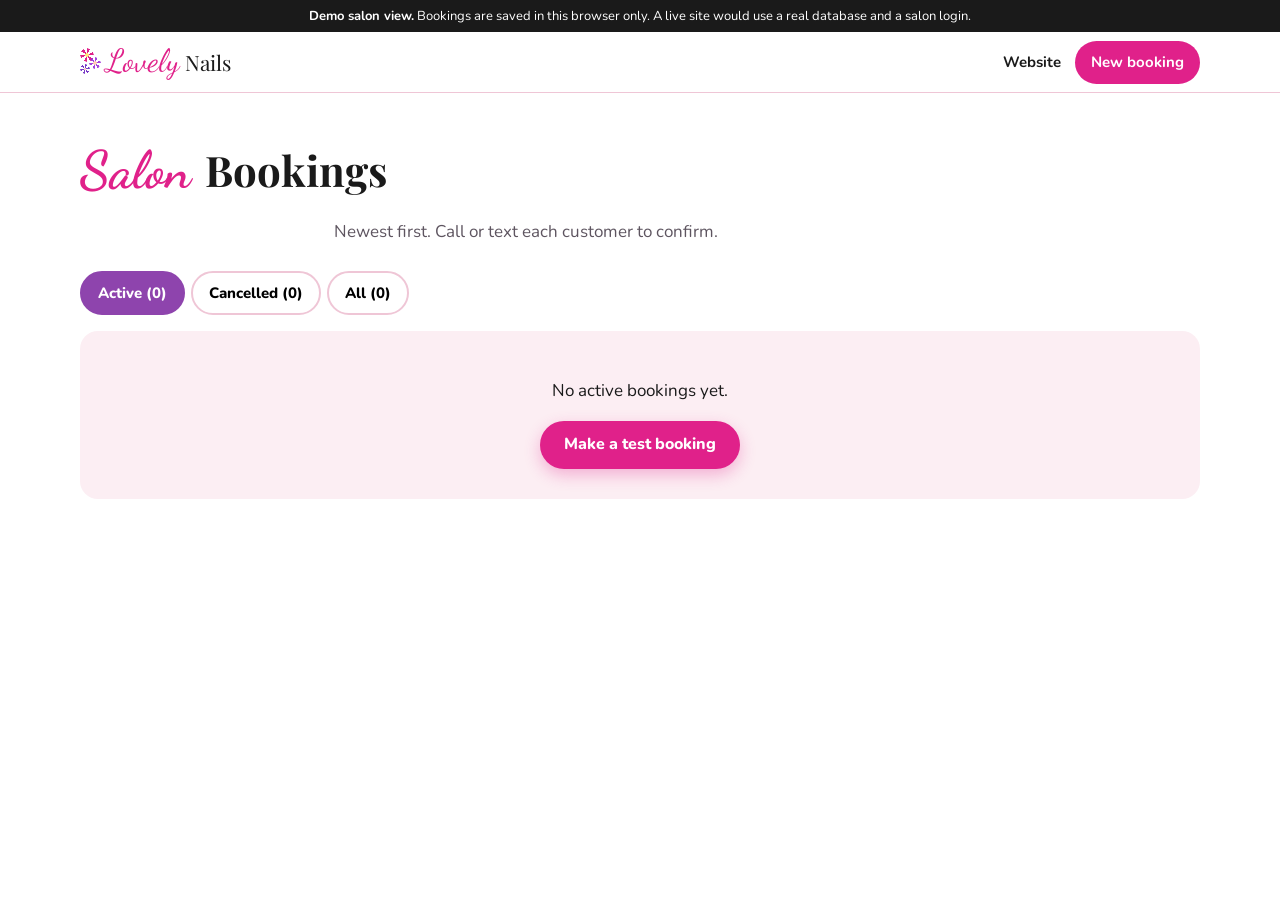
<file: demos/lovely-nails-yakima/salon.html>
<!DOCTYPE html>
<html lang="en">
<head>
  <meta charset="utf-8">
  <meta name="robots" content="noindex, nofollow">
  <title>Bookings | Lovely Nails Yakima (salon view)</title>
  <meta http-equiv="refresh" content="0; url=index.html#salon">
</head>
<body>
  <p>The salon view lives at <a href="index.html#salon">index.html#salon</a>.</p>
  <script>location.replace("index.html#salon");</script>
</body>
</html>
</file>
<file: demos/aldens-clean-team/css/styles.css>
/* Alden's Clean Team - styles. Mobile first. */
:root {
  --navy: #1F2A6E;
  --navy-dark: #161F55;
  --teal: #2FA3C7;
  --teal-soft: #E6F5FA;
  --green: #8CC63F;
  --green-dark: #5E9420;
  --red: #D42B2B;
  --ink: #1A1A1A;
  --muted: #525A6E;
  --line: #D9E3EF;
  --tint: #F3F7FB;
  --radius: 16px;
  --shadow: 0 6px 22px rgba(31, 42, 110, .10);
  /* One font everywhere, matching the logo lettering */
  --font-logo: "Philosopher", "Trebuchet MS", system-ui, sans-serif;
  --font-hand: var(--font-logo);
  --font-serif: var(--font-logo);
  --font-body: var(--font-logo);
}
*, *::before, *::after { box-sizing: border-box; }
html { scroll-behavior: smooth; scroll-padding-top: 72px; -webkit-text-size-adjust: 100%; }
body { margin: 0; font: 17px/1.55 var(--font-body); color: var(--ink); background: #fff; padding-bottom: 76px; }
img { max-width: 100%; height: auto; display: block; }
a { color: var(--navy); }
h1, h2, h3 { line-height: 1.15; margin: 0 0 .5em; }
.wrap { width: min(1120px, 100% - 32px); margin-inline: auto; }
.wrap.narrow { width: min(720px, 100% - 32px); }
[hidden] { display: none !important; }
:focus-visible { outline: 3px solid var(--teal); outline-offset: 2px; border-radius: 6px; }

.demo-bar { background: var(--ink); color: #fff; font-size: 13px; text-align: center; padding: 7px 14px; }

/* ---------- Header ---------- */
.site-header { position: sticky; top: 0; z-index: 20; background: rgba(255,255,255,.96); backdrop-filter: blur(8px); border-bottom: 1px solid var(--line); }
.header-inner { display: flex; align-items: center; justify-content: space-between; gap: 10px; min-height: 60px; }
.brand { display: inline-flex; align-items: center; gap: 8px; text-decoration: none; color: var(--navy); }
.brand img { width: 40px; height: auto; }
.brand span { font: 700 15px/1.1 var(--font-serif); text-transform: uppercase; letter-spacing: .14em; }
.main-nav { display: flex; gap: 4px; align-items: center; }
.main-nav a { color: var(--ink); text-decoration: none; font-weight: 700; font-size: 15px; padding: 10px; border-radius: 999px; white-space: nowrap; }
.main-nav a:hover { background: var(--tint); }
.main-nav a:not(.nav-cta) { display: none; }
.main-nav .nav-cta { background: var(--navy); color: #fff; padding: 10px 16px; }
.main-nav .nav-cta:hover { background: var(--navy-dark); }
.team-nav a:not(.nav-cta) { display: none; }
@media (min-width: 560px) { .team-nav a:not(.nav-cta) { display: inline-block; } }

/* ---------- Buttons ---------- */
.btn {
  display: inline-flex; align-items: center; justify-content: center; gap: 10px; min-height: 48px; padding: 12px 22px;
  border-radius: 12px; border: 2px solid transparent; font: 900 16px/1.1 var(--font-body); text-decoration: none; cursor: pointer;
  transition: transform .12s ease, background .15s ease; text-align: center;
}
.btn:active { transform: scale(.98); }
.btn-primary { background: var(--navy); color: #fff; box-shadow: 0 6px 16px rgba(31,42,110,.25); }
.btn-primary:hover { background: var(--navy-dark); }
.btn-call { background: var(--teal); color: #fff; }
.btn-call:hover { background: #2289AA; }
.btn-call svg { width: 22px; height: 22px; fill: currentColor; flex: none; }
.btn-call span { display: grid; text-align: left; }
.btn-call small { font-weight: 700; font-size: 14px; opacity: .95; }
.btn-ghost { background: #fff; color: var(--navy); border-color: var(--navy); }
.btn-ghost:hover { background: var(--tint); }
.btn-green { background: var(--green-dark); color: #fff; }
.btn-danger { background: #B3141C; color: #fff; }
.btn-big { min-height: 58px; font-size: 18px; }
.btn-sm { min-height: 42px; padding: 8px 14px; font-size: 15px; }
.btn[disabled] { opacity: .6; cursor: progress; }

/* ---------- Hero ---------- */
.hero { background: linear-gradient(180deg, var(--teal-soft), #fff 80%); padding: 26px 0 30px; position: relative; overflow: hidden; }
.hero::after { content: ""; position: absolute; right: -120px; bottom: -160px; width: 420px; height: 420px; border-radius: 50%;
  border: 18px solid var(--green); opacity: .18; pointer-events: none; }
.hero-grid { display: grid; gap: 22px; position: relative; z-index: 1; }
.kicker { margin: 0 0 6px; font-weight: 900; color: var(--teal); text-transform: uppercase; letter-spacing: .08em; font-size: 13px; }
.hero-title { font: 700 clamp(30px, 8.5vw, 54px)/1.1 var(--font-serif); color: var(--navy); text-transform: uppercase; letter-spacing: .12em; margin-bottom: 6px; }
.relax { font: 700 clamp(26px, 7vw, 40px)/1.15 var(--font-hand); color: var(--navy); margin: 0 0 10px; }
.tagline { margin: 0 0 14px; font-weight: 900; color: var(--green-dark); text-transform: uppercase; letter-spacing: .12em; font-size: 14px; }
.sparkle { color: var(--teal); }
.hero-lede { color: var(--muted); margin: 0 0 18px; max-width: 34em; }
.hero-actions { display: grid; gap: 10px; margin-bottom: 16px; }
.call-pair { display: grid; grid-template-columns: 1fr 1fr; gap: 10px; }
.call-pair .btn { justify-content: flex-start; padding: 10px 14px; }
.area { margin: 0; font-size: 16px; }
.pin { color: var(--red); font-size: 12px; margin-right: 6px; vertical-align: 2px; }
.hero-photo { margin: 0; justify-self: center; width: 100%; max-width: 440px; }
.hero-photo img { width: 100%; border-radius: var(--radius); border: 6px solid #fff; box-shadow: var(--shadow); aspect-ratio: 521 / 614; object-fit: cover; }
.hero-photo figcaption { text-align: center; color: var(--muted); font-size: 14px; margin-top: 8px; font-weight: 700; }

.strip { background: var(--navy); color: #fff; padding: 18px 0; text-align: center; }
.strip p { margin: 0; font: 700 clamp(20px, 5vw, 28px)/1.25 var(--font-hand); }

/* ---------- Sections ---------- */
.section { padding: 48px 0; }
.section-tint { background: var(--tint); }
.section-title { font: 700 clamp(26px, 6.5vw, 38px)/1.2 var(--font-serif); color: var(--navy); text-align: center; }
.section-title::after { content: ""; display: block; width: 56px; height: 4px; border-radius: 4px; margin: 12px auto 0;
  background: linear-gradient(90deg, var(--teal), var(--green)); }
.section-title.left { text-align: left; }
.section-title.left::after { margin-left: 0; }
.section-sub { text-align: center; color: var(--muted); margin: 0 auto 26px; max-width: 36em; }
.section-sub.left { text-align: left; margin-left: 0; }

/* ---------- Services ---------- */
.service-grid { list-style: none; margin: 0; padding: 0; display: grid; gap: 14px; }
.service-card { background: #fff; border: 2px solid var(--line); border-top: 5px solid var(--teal); border-radius: var(--radius); padding: 18px; display: flex; flex-direction: column; }
.service-card:nth-child(3n+2) { border-top-color: var(--green); }
.service-card:nth-child(3n) { border-top-color: var(--navy); }
.service-card h3 { font-size: 20px; color: var(--navy); margin-bottom: 4px; }
.service-card p { margin: 0 0 10px; color: var(--muted); }
.sc-tag { display: inline-block; align-self: flex-start; font-size: 12px; font-weight: 900; text-transform: uppercase; letter-spacing: .06em;
  color: var(--green-dark); background: #EFF7E3; border-radius: 999px; padding: 4px 10px; }
.sc-foot { margin-top: auto; display: flex; align-items: center; justify-content: space-between; gap: 10px; padding-top: 6px; }
.sc-foot .sc-price { margin: 0; font-weight: 900; color: var(--navy); font-size: 15px; }
.sc-foot .btn { white-space: nowrap; flex: none; }

/* ---------- Photos ---------- */
.gallery { list-style: none; margin: 0; padding: 0; display: grid; gap: 14px; }
.g-item { display: block; width: 100%; padding: 0; border: 0; border-radius: var(--radius); overflow: hidden; cursor: zoom-in; background: #fff;
  text-align: left; font: inherit; color: inherit; box-shadow: var(--shadow); }
.g-item img { width: 100%; aspect-ratio: 4 / 5; object-fit: cover; object-position: top; }
.g-logo img { aspect-ratio: auto; height: auto; object-fit: contain; padding: 28px 24px 8px; background: #fff; }
.gallery { align-items: start; }
.g-cap { display: block; padding: 12px 14px 14px; font-size: 15px; color: var(--muted); }
.g-cap b { display: block; color: var(--navy); font-size: 17px; }
.lightbox { border: 0; padding: 0; border-radius: var(--radius); max-width: min(92vw, 640px); background: #fff; overflow: visible; }
.lightbox::backdrop { background: rgba(26,26,26,.82); }
.lightbox img { max-height: 80vh; width: auto; margin: 0 auto; border-radius: var(--radius) var(--radius) 0 0; }
.lb-cap { margin: 0; padding: 10px 16px 14px; font-weight: 700; text-align: center; }
.lb-close { position: absolute; top: -14px; right: -10px; width: 44px; height: 44px; border-radius: 50%; border: 0; background: var(--navy);
  color: #fff; font-size: 28px; line-height: 1; cursor: pointer; }

/* ---------- Kind words ---------- */
.quotes { list-style: none; margin: 0; padding: 0; display: grid; gap: 14px; }
.quote { background: var(--teal-soft); border-radius: var(--radius); padding: 22px 20px 16px; position: relative; }
.quote::before { content: "\201C"; position: absolute; top: -10px; left: 14px; font: 700 60px/1 var(--font-serif); color: var(--teal); }
.quote blockquote { margin: 0 0 10px; font-size: 17px; }
.quote-shout { background: #EFF7E3; }
.quote-shout::before { content: "\2726"; font-size: 30px; top: -8px; color: var(--green-dark); }
.shout { margin: 0 0 10px; }
.q-src { margin: 0; font-size: 14px; font-weight: 700; color: var(--navy); }

/* ---------- Quote flow ---------- */
.booker { background: #fff; border-radius: 22px; box-shadow: var(--shadow); padding: 18px; scroll-margin-top: 72px; }
.steps { list-style: none; margin: 0 0 18px; padding: 0; display: grid; grid-template-columns: repeat(4, 1fr); gap: 6px; }
.steps li { font-size: 12px; font-weight: 700; color: var(--muted); text-align: center; line-height: 1.2; }
.steps li span { display: grid; place-items: center; width: 32px; height: 32px; margin: 0 auto 4px; border-radius: 50%;
  background: var(--tint); border: 2px solid var(--line); font-weight: 900; }
.steps li.is-current { color: var(--navy); }
.steps li.is-current span { background: var(--navy); border-color: var(--navy); color: #fff; }
.steps li.is-done span { background: var(--green-dark); border-color: var(--green-dark); color: #fff; }
.step { border: 0; margin: 0; padding: 0; min-width: 0; }
.steps-5 { grid-template-columns: repeat(5, 1fr); gap: 2px; }
.steps-5 li { font-size: 11px; }
.day-note { margin: 10px 0 8px; font-weight: 700; font-size: 15px; color: var(--navy); }
.day-note:empty { display: none; }
.slot-grid { display: grid; grid-template-columns: repeat(3, 1fr); gap: 8px; }
.slot { display: block; cursor: pointer; }
.slot input { position: absolute; opacity: 0; pointer-events: none; }
.slot span { display: grid; place-items: center; min-height: 50px; border: 2px solid var(--line); border-radius: 10px; font-weight: 700; background: #fff; line-height: 1.1; text-align: center; }
.slot span small { font-size: 11px; font-weight: 700; color: var(--muted); }
.slot:hover span { border-color: var(--teal); }
.slot input:checked + span { background: var(--navy); border-color: var(--navy); color: #fff; }
.slot input:focus-visible + span { outline: 3px solid var(--teal); outline-offset: 2px; }
.slot.is-taken { cursor: not-allowed; }
.slot.is-taken span { background: #F1F2F5; color: #9AA0AE; border-style: dashed; text-decoration: line-through; }
.slot.is-taken span small { text-decoration: none; }
.no-slots { grid-column: 1 / -1; margin: 0; padding: 12px; background: var(--teal-soft); border-radius: 10px; font-weight: 700; }
.step-title { font: 700 22px/1.25 var(--font-serif); color: var(--navy); padding: 0; margin-bottom: 8px; }
.step-title:focus { outline: none; }
.step-help { margin: 0 0 14px; color: var(--muted); font-size: 15px; }
.choice-list { display: grid; gap: 8px; }
.choice-grid { grid-template-columns: 1fr 1fr; }
.choice { display: block; cursor: pointer; }
.choice input { position: absolute; opacity: 0; pointer-events: none; }
.choice-body { display: flex; justify-content: space-between; align-items: center; gap: 12px; min-height: 56px; padding: 12px 16px;
  border: 2px solid var(--line); border-radius: 12px; background: #fff; }
.choice-name { font-weight: 900; }
.choice-hint { font-size: 13px; font-weight: 700; color: var(--green-dark); }
.choice:hover .choice-body { border-color: var(--teal); }
.choice input:checked + .choice-body { border-color: var(--navy); background: var(--tint); box-shadow: inset 0 0 0 1px var(--navy); }
.choice input:focus-visible + .choice-body { outline: 3px solid var(--teal); outline-offset: 2px; }
.day-chips { display: flex; gap: 8px; overflow-x: auto; padding-bottom: 6px; margin-bottom: 6px; }
.chip { flex: 0 0 auto; min-width: 74px; min-height: 58px; border: 2px solid var(--line); background: #fff; border-radius: 12px; cursor: pointer;
  font: inherit; display: grid; place-items: center; padding: 6px 10px; line-height: 1.15; }
.chip b { font-size: 14px; }
.chip span { font-size: 13px; color: var(--muted); }
.chip:hover { border-color: var(--teal); }
.chip.is-selected { background: var(--navy); border-color: var(--navy); color: #fff; }
.chip.is-selected span { color: #fff; }
.field { display: block; margin: 12px 0 2px; }
.field-label { display: block; font-weight: 900; margin-bottom: 6px; }
.field-label em { font-style: normal; font-weight: 400; color: var(--muted); font-size: 14px; }
.field-label em.req { color: var(--red); font-weight: 700; }
.field input, .field textarea, .field select { width: 100%; font: inherit; font-size: 17px; padding: 12px 14px; min-height: 52px;
  border: 2px solid var(--line); border-radius: 10px; background: #fff; color: var(--ink); }
.field input:focus, .field textarea:focus, .field select:focus { border-color: var(--teal); outline: none; box-shadow: 0 0 0 3px rgba(47,163,199,.2); }
.field [aria-invalid="true"] { border-color: #B3141C; background: #FFF6F6; }
.field-error { margin: 4px 0 0; color: #B3141C; font-weight: 700; font-size: 15px; }
.field-error:empty { display: none; }
.field-error::before { content: "! "; }
.form-error { background: #FFF0F0; border: 2px solid #B3141C; color: #8A0F15; border-radius: 10px; padding: 10px 14px; margin-top: 12px; font-weight: 700; }
.size-box { margin-top: 18px; background: var(--tint); border-radius: 14px; padding: 14px 16px 16px; }
.size-title { margin: 0; font-weight: 900; color: var(--navy); }
.size-note { margin: 2px 0 4px; color: var(--muted); font-size: 15px; }
.size-grid { display: grid; grid-template-columns: 1fr 1fr; gap: 0 12px; }
.size-grid .field-wide { grid-column: 1 / -1; }
.step-nav { display: flex; justify-content: space-between; gap: 10px; margin-top: 20px; }
.step-nav .btn { flex: 1 1 auto; }
.step-nav .btn-ghost { flex: 0 0 auto; }
.summary { background: var(--tint); border-radius: 12px; padding: 12px 16px; }
.summary p { margin: 2px 0; }
.summary-note { color: var(--muted); font-size: 14px; }

.confirm { text-align: center; padding: 6px 2px; }
.confirm:focus { outline: none; }
.confirm-badge { width: 64px; height: 64px; margin: 0 auto 10px; display: grid; place-items: center; border-radius: 50%;
  background: var(--green-dark); color: #fff; font-size: 34px; font-weight: 900; }
.confirm-title { font: 700 26px/1.2 var(--font-serif); color: var(--navy); }
.confirm-ref { font-size: 17px; margin: 0 0 14px; }
.confirm-ref strong { font-size: 22px; letter-spacing: .06em; color: var(--navy); display: inline-block; padding: 2px 10px; border: 2px dashed var(--teal); border-radius: 10px; }
.confirm-details { text-align: left; margin: 0 0 16px; border: 2px solid var(--line); border-radius: 12px; overflow: hidden; }
.confirm-details div { display: grid; grid-template-columns: 124px 1fr; gap: 10px; padding: 10px 14px; border-bottom: 1px solid var(--line); }
.confirm-details div:last-child { border-bottom: 0; }
.confirm-details dt { font-weight: 900; color: var(--teal); }
.confirm-details dd { margin: 0; font-weight: 700; }
.confirm-next { background: var(--teal-soft); border-radius: 12px; padding: 12px 14px; }
.confirm-call { font-size: 15px; color: var(--muted); }
.confirm-demo { background: #FFF6DB; border: 1px dashed #C9A227; color: #6B5300; border-radius: 10px; padding: 10px 12px; font-size: 14px; }
.tod-label { margin: 16px 0 8px; }

/* ---------- Contact ---------- */
.contact-grid { display: grid; gap: 28px; }
.contact-list { list-style: none; margin: 0; padding: 0; display: grid; gap: 20px; }
.contact-list li { display: grid; gap: 6px; justify-items: start; font-size: 17px; }
.c-label { font-size: 12px; text-transform: uppercase; letter-spacing: .08em; color: var(--teal); font-weight: 900; }
.c-people { display: grid; gap: 12px; }
.c-people > div { display: flex; flex-wrap: wrap; align-items: center; gap: 6px 10px; }
.c-phone { font-size: 21px; font-weight: 900; text-decoration: none; }
.c-btns { display: inline-flex; gap: 8px; }
.zip-note { font-size: 14px; color: var(--muted); font-style: italic; }
.contact-side { text-align: center; }
.contact-logo { width: min(320px, 80%); margin: 0 auto; }
.contact-tagline { font-weight: 900; color: var(--navy); text-transform: uppercase; letter-spacing: .12em; font-size: 13px; margin: 6px 0 18px; }

/* ---------- Footer and action bar ---------- */
.site-footer { background: var(--navy); color: #E6EAF5; padding: 28px 0; text-align: center; font-size: 15px; }
.site-footer a { color: #fff; }
.footer-name { font: 700 17px var(--font-serif); text-transform: uppercase; letter-spacing: .08em; margin: 0 0 6px; color: #fff; }
.footer-small { font-size: 13px; color: #B9C2E0; }
.action-bar { position: fixed; left: 0; right: 0; bottom: 0; z-index: 30; display: grid; grid-template-columns: 1fr 1.3fr; gap: 10px;
  padding: 10px 12px calc(10px + env(safe-area-inset-bottom)); background: rgba(255,255,255,.97); border-top: 1px solid var(--line);
  box-shadow: 0 -4px 18px rgba(0,0,0,.08); }
.action-bar .btn { min-height: 52px; font-size: 17px; }

/* ---------- Team view (index.html#requests) ---------- */
.team-view { display: none; }
body.is-team > :not(.team-view):not(script):not(dialog) { display: none !important; }
body.is-team .team-view { display: block; }
body.is-team { padding-bottom: 0; }
.tabs { display: flex; gap: 6px; flex-wrap: wrap; margin-bottom: 16px; }
.tab { font: 900 15px var(--font-body); border: 2px solid var(--line); background: #fff; border-radius: 999px; padding: 10px 16px; min-height: 44px; cursor: pointer; }
.tab.is-active { background: var(--navy); color: #fff; border-color: var(--navy); }
.request-list { display: grid; gap: 14px; }
.rq-card { background: #fff; border: 2px solid var(--line); border-left: 6px solid var(--teal); border-radius: var(--radius); padding: 16px 18px; box-shadow: var(--shadow); }
.rq-card.is-contacted { border-left-color: var(--green-dark); }
.rq-card.is-cancelled { border-left-color: #aaa; opacity: .75; }
.rq-when { display: flex; flex-wrap: wrap; align-items: center; gap: 6px 12px; margin-bottom: 6px; }
.rq-date { font-weight: 700; font-size: 18px; color: var(--navy); }
.rq-time { font-weight: 700; font-size: 18px; color: var(--teal); }
.rq-address { margin: 0 0 10px; font-weight: 700; }
.rq-address a { color: var(--ink); }
.rq-address span { font-size: 12px; font-weight: 700; color: #fff; background: var(--teal); border-radius: 999px; padding: 2px 8px; margin-left: 4px; vertical-align: 2px; }
.badge-assigned { background: var(--teal-soft); color: #176F8A; }
.badge-late { background: #FFE4CC; color: #8A4500; }
.assign { display: inline-flex; align-items: center; gap: 8px; font-weight: 700; font-size: 14px; color: var(--navy); margin-right: 4px; }
.assign select { font: inherit; font-size: 15px; min-height: 42px; padding: 6px 10px; border: 2px solid var(--line); border-radius: 10px; background: #fff; }
.rq-actions .assign { flex-basis: 100%; }
.rq-head { display: flex; flex-wrap: wrap; align-items: center; gap: 6px 10px; margin-bottom: 10px; }
.rq-service { font-weight: 900; font-size: 18px; color: var(--navy); }
.rq-freq { font-weight: 700; color: var(--muted); }
.badge { font-size: 11px; font-weight: 900; text-transform: uppercase; letter-spacing: .05em; padding: 4px 8px; border-radius: 999px; }
.badge-new { background: #FFF1D6; color: #7A4B00; }
.badge-done { background: #EFF7E3; color: var(--green-dark); }
.badge-cancel { background: #FDE2E2; color: #8A0F15; }
.rq-grid { display: grid; grid-template-columns: 1fr 1fr; gap: 8px 16px; margin: 0 0 8px; }
.rq-grid dt { font-size: 12px; text-transform: uppercase; letter-spacing: .06em; color: var(--teal); font-weight: 900; }
.rq-grid dd { margin: 0; font-weight: 700; overflow-wrap: anywhere; }
.rq-wide { grid-column: 1 / -1; }
.rq-wide dd { font-weight: 400; white-space: pre-wrap; }
.rq-meta { margin: 0 0 10px; font-size: 13px; color: var(--muted); }
.rq-actions, .rq-confirm { display: flex; flex-wrap: wrap; gap: 8px; align-items: center; }
.rq-confirm span { font-weight: 900; color: #8A0F15; }
.btn-cancel { color: #B3141C; border-color: #E8A0A4; }
.rq-note { margin: 0; font-weight: 700; color: #8A0F15; font-size: 14px; }
.empty { text-align: center; padding: 30px 16px; background: var(--tint); border-radius: var(--radius); }

/* ---------- Larger screens ---------- */
@media (min-width: 560px) {
  .hero-actions { grid-template-columns: auto; justify-content: start; }
  .service-grid, .quotes { grid-template-columns: 1fr 1fr; }
  .gallery { grid-template-columns: repeat(2, 1fr); max-width: 760px; margin-inline: auto; }
  .choice-grid { grid-template-columns: repeat(4, 1fr); }
  .slot-grid { grid-template-columns: repeat(4, 1fr); }
  .steps-5 li { font-size: 12px; }
  .size-grid { grid-template-columns: 1fr 1fr 2fr; }
  .size-grid .field-wide { grid-column: auto; }
  .booker { padding: 26px; }
}
@media (min-width: 900px) {
  body { padding-bottom: 0; }
  .action-bar { display: none; }
  .main-nav a:not(.nav-cta) { display: inline-block; }
  .hero { padding: 48px 0 52px; }
  .hero-grid { grid-template-columns: 1.15fr .85fr; align-items: center; gap: 48px; }
  .service-grid, .quotes { grid-template-columns: repeat(3, 1fr); }
  .contact-grid { grid-template-columns: 1.2fr .8fr; align-items: start; gap: 48px; }
  .rq-grid { grid-template-columns: repeat(4, 1fr); }
}
@media (prefers-reduced-motion: reduce) { html { scroll-behavior: auto; } * { transition: none !important; } }
</file>
<file: demos/lovely-nails-yakima/css/styles.css>
/* Lovely Nails Yakima - styles. Mobile first. */
:root {
  --pink: #E0218A;
  --pink-dark: #B8166F;
  --purple: #8E44AD;
  --blue: #2E4FD7;
  --ink: #1A1A1A;
  --white: #FFFFFF;
  --blush: #F7D9E3;
  --blush-soft: #FCEEF3;
  --gold: #D4AF37;
  --muted: #5E5560;
  --line: #EFC6D6;
  --radius: 18px;
  --shadow: 0 6px 24px rgba(142, 68, 173, .12);
  --font-script: "Dancing Script", "Brush Script MT", cursive;
  --font-serif: "Playfair Display", Georgia, "Times New Roman", serif;
  --font-body: "Nunito", system-ui, -apple-system, "Segoe UI", Roboto, Arial, sans-serif;
}
*, *::before, *::after { box-sizing: border-box; }
html { scroll-behavior: smooth; scroll-padding-top: 76px; -webkit-text-size-adjust: 100%; }
body {
  margin: 0; font-family: var(--font-body); font-size: 17px; line-height: 1.55; color: var(--ink);
  background: var(--white); padding-bottom: 76px;
}
img { max-width: 100%; height: auto; display: block; }
a { color: var(--blue); }
h1, h2, h3 { line-height: 1.15; margin: 0 0 .5em; }
.wrap { width: min(1120px, 100% - 32px); margin-inline: auto; }
.wrap.narrow { width: min(720px, 100% - 32px); }
[hidden] { display: none !important; }
:focus-visible { outline: 3px solid var(--blue); outline-offset: 2px; border-radius: 6px; }

/* ---------- Demo bar and "to confirm" tag ---------- */
.demo-bar {
  background: var(--ink); color: #fff; font-size: 13px; text-align: center; padding: 7px 14px; line-height: 1.4;
}
.tbc {
  display: inline-block; vertical-align: middle; font: 800 11px/1 var(--font-body); letter-spacing: .04em;
  text-transform: uppercase; color: #6B4A00; background: #FFF3C4; border: 1px dashed var(--gold);
  border-radius: 999px; padding: 4px 8px; white-space: nowrap;
}
.demo-bar .tbc { margin: 0 2px; }

/* ---------- Header and wordmark ---------- */
.site-header {
  position: sticky; top: 0; z-index: 20; background: rgba(255, 255, 255, .95);
  backdrop-filter: blur(8px); border-bottom: 1px solid var(--line);
}
.header-inner { display: flex; align-items: center; justify-content: space-between; gap: 12px; min-height: 60px; }
.wordmark { display: inline-flex; align-items: baseline; gap: 6px; text-decoration: none; color: var(--ink); position: relative; padding-left: 26px; }
.wm-lovely { font-family: var(--font-script); color: var(--pink); font-size: 32px; line-height: 1; }
.wm-nails { font-family: var(--font-serif); font-size: 21px; color: var(--ink); }
.wm-flowers { position: absolute; left: 0; top: 50%; transform: translateY(-50%); width: 24px; height: 28px; }
.wm-flowers i, .flower-dot {
  position: absolute; width: 14px; height: 14px; border-radius: 50%;
  background: radial-gradient(circle, #FFE57A 0 18%, transparent 20%),
              conic-gradient(var(--pink) 0 8%, transparent 0 17%, var(--pink) 0 25%, transparent 0 34%, var(--pink) 0 42%, transparent 0 50%,
                              var(--pink) 0 58%, transparent 0 67%, var(--pink) 0 75%, transparent 0 84%, var(--pink) 0 92%, transparent 0);
  -webkit-mask: radial-gradient(circle, #000 66%, transparent 70%); mask: radial-gradient(circle, #000 66%, transparent 70%);
}
.wm-flowers i:nth-child(1) { left: 0; top: 0; }
.wm-flowers i:nth-child(2) { left: 9px; top: 9px; width: 12px; height: 12px; filter: hue-rotate(-40deg); background-color: transparent; opacity: .9; }
.wm-flowers i:nth-child(3) { left: 0; top: 16px; width: 10px; height: 10px; filter: hue-rotate(-50deg) saturate(.8); }
.main-nav { display: flex; gap: 4px; align-items: center; overflow-x: auto; scrollbar-width: none; }
.main-nav::-webkit-scrollbar { display: none; }
.main-nav a { color: var(--ink); text-decoration: none; font-weight: 700; font-size: 15px; padding: 10px 10px; border-radius: 999px; white-space: nowrap; }
.main-nav a:hover { background: var(--blush-soft); }
.main-nav a:not(.nav-book) { display: none; }
.main-nav .nav-book { background: var(--pink); color: #fff; padding: 10px 16px; }
.main-nav .nav-book:hover { background: var(--pink-dark); }

/* ---------- Buttons ---------- */
.btn {
  display: inline-flex; align-items: center; justify-content: center; gap: 8px; min-height: 48px;
  padding: 12px 22px; border-radius: 999px; border: 2px solid transparent; font: 800 16px/1.1 var(--font-body);
  text-decoration: none; cursor: pointer; transition: transform .12s ease, background .15s ease; text-align: center;
}
.btn:active { transform: scale(.98); }
.btn-primary { background: var(--pink); color: #fff; box-shadow: 0 6px 16px rgba(224, 33, 138, .3); }
.btn-primary:hover { background: var(--pink-dark); }
.btn-call { background: var(--blue); color: #fff; }
.btn-call:hover { background: #2240B8; }
.btn-call svg { width: 20px; height: 20px; fill: currentColor; }
.btn-ghost { background: #fff; color: var(--purple); border-color: var(--purple); }
.btn-ghost:hover { background: #F6EEFA; }
.btn-danger { background: #C0262D; color: #fff; }
.btn-big { min-height: 58px; font-size: 18px; padding: 14px 26px; }
.btn-sm { min-height: 42px; padding: 8px 16px; font-size: 15px; }
.btn[disabled] { opacity: .6; cursor: progress; }

/* ---------- Hero ---------- */
.hero {
  background:
    radial-gradient(circle at 92% 8%, rgba(142, 68, 173, .16) 0 120px, transparent 121px),
    radial-gradient(circle at 4% 70%, rgba(224, 33, 138, .12) 0 90px, transparent 91px),
    linear-gradient(180deg, var(--blush-soft), #fff 85%);
  padding: 28px 0 24px;
}
.hero-grid { display: grid; gap: 24px; }
.hero-kicker { margin: 0 0 6px; font-weight: 800; color: var(--purple); text-transform: uppercase; letter-spacing: .08em; font-size: 13px; }
.hero-title { margin: 0 0 10px; display: flex; flex-wrap: wrap; align-items: baseline; gap: 0 12px; }
.ht-lovely { font-family: var(--font-script); color: var(--pink); font-size: clamp(64px, 18vw, 104px); line-height: .95; }
.ht-nails { font-family: var(--font-serif); font-size: clamp(40px, 11vw, 64px); }
.ht-city { flex-basis: 100%; font-size: 15px; font-weight: 800; letter-spacing: .5em; color: var(--ink); text-transform: uppercase; }
.hero-walkins {
  display: inline-flex; align-items: center; gap: 8px; margin: 4px 0 12px; padding: 8px 16px 8px 12px; background: #fff;
  border: 2px solid var(--pink); border-radius: 999px; font-weight: 800; color: var(--pink-dark); font-size: 18px;
}
.flower-dot { position: relative; display: inline-block; width: 18px; height: 18px; }
.hero-lede { margin: 0 0 18px; color: var(--muted); max-width: 36em; }
.hero-actions { display: grid; gap: 12px; margin-bottom: 18px; }
.hero-facts { list-style: none; margin: 0; padding: 0; display: grid; gap: 8px; }
.hero-facts li { display: grid; grid-template-columns: 78px 1fr; gap: 8px; align-items: baseline; font-weight: 600; }
.hf-label { font-size: 12px; text-transform: uppercase; letter-spacing: .08em; color: var(--purple); font-weight: 800; }
.open-state { display: inline-block; font-size: 14px; color: var(--blue); font-weight: 800; margin-left: 4px; }
.stars { color: var(--gold); letter-spacing: 1px; }
.hero-photo { margin: 0; position: relative; justify-self: center; max-width: 420px; width: 100%; }
.hero-photo img {
  border-radius: 200px 200px var(--radius) var(--radius); border: 6px solid #fff; box-shadow: var(--shadow);
  aspect-ratio: 3 / 4; object-fit: cover; width: 100%;
}
.hero-photo::before {
  content: ""; position: absolute; inset: -10px; border: 2px solid var(--purple); border-radius: 210px 210px 26px 26px; z-index: -1; opacity: .5;
}
.hero-photo figcaption { text-align: center; font-size: 13px; color: var(--muted); margin-top: 8px; }

.hours-card {
  background: #fff; border: 2px solid var(--line); border-radius: var(--radius); padding: 18px 18px 12px; margin-top: 24px; box-shadow: var(--shadow);
}
.hours-title { font-size: 20px; display: flex; gap: 10px; align-items: center; flex-wrap: wrap; }
.hours-list { list-style: none; margin: 0; padding: 0; }
.hours-list li { display: flex; justify-content: space-between; gap: 12px; padding: 7px 0; border-bottom: 1px dashed var(--line); font-size: 16px; }
.hours-list li:last-child { border-bottom: 0; }
.hours-list li.is-today { font-weight: 800; color: var(--pink-dark); }
.hours-list em { font-style: normal; font-size: 12px; background: var(--pink); color: #fff; border-radius: 999px; padding: 2px 8px; margin-left: 4px; vertical-align: middle; }
.small-print { font-size: 14px; color: var(--muted); margin: 8px 0 4px; }

/* ---------- Love strip ---------- */
.love-strip { background: var(--purple); color: #fff; padding: 22px 0; }
.love-strip .section-title.small { color: #fff; font-size: 15px; text-transform: uppercase; letter-spacing: .1em; margin-bottom: 12px; text-align: left; }
.love-list { list-style: none; margin: 0; padding: 0; display: grid; gap: 8px 20px; font-weight: 700; }
.li-icon { color: #FFC4E4; margin-right: 6px; }

/* ---------- Sections ---------- */
.section { padding: 48px 0; }
.section-blush { background: var(--blush); }
.section-title { font-family: var(--font-serif); font-size: clamp(30px, 7vw, 42px); text-align: center; }
.section-title.left, .section-sub.left { text-align: left; }
.section-title .script { font-family: var(--font-script); color: var(--pink); font-size: 1.25em; margin-right: 4px; }
.section-sub { text-align: center; color: var(--muted); margin: -4px auto 26px; max-width: 36em; }

/* ---------- Services ---------- */
.service-grid { list-style: none; margin: 0; padding: 0; display: grid; gap: 14px; }
.service-card {
  background: #fff; border: 2px solid var(--line); border-radius: var(--radius); padding: 18px; display: flex; flex-direction: column;
  position: relative; overflow: hidden;
}
.service-card::before { content: ""; position: absolute; left: 0; top: 0; bottom: 0; width: 6px; background: linear-gradient(var(--pink), var(--purple)); }
.service-card h3 { font-size: 20px; margin-bottom: 4px; }
.service-card p { margin: 0 0 12px; color: var(--muted); font-size: 16px; }
.sc-foot { margin-top: auto; display: flex; align-items: center; justify-content: space-between; gap: 10px; }
.sc-foot .sc-price { margin: 0; font-weight: 800; font-size: 18px; color: var(--pink-dark); }
.sc-price.is-ask { color: var(--purple); font-size: 16px; }
.sc-price small { display: block; font-weight: 600; font-size: 12px; color: var(--muted); }

/* ---------- Gallery ---------- */
.gallery { list-style: none; margin: 0; padding: 0; display: grid; grid-template-columns: 1fr 1fr; gap: 10px; }
.g-item {
  position: relative; display: block; width: 100%; padding: 0; border: 0; border-radius: 14px; overflow: hidden; cursor: zoom-in;
  background: #fff; text-align: left; font: inherit; color: inherit; box-shadow: 0 4px 14px rgba(0, 0, 0, .08);
}
.g-item img { width: 100%; aspect-ratio: 1 / 1; object-fit: cover; transition: transform .3s ease; }
.g-item:hover img { transform: scale(1.04); }
.g-tag {
  position: absolute; top: 8px; left: 8px; font-size: 11px; font-weight: 800; text-transform: uppercase; letter-spacing: .05em;
  padding: 4px 8px; border-radius: 999px; color: #fff;
}
.tag-art { background: var(--pink); }
.tag-pedi { background: var(--blue); }
.tag-season { background: var(--purple); }
.g-cap { display: block; padding: 8px 10px 10px; font-size: 14px; font-weight: 700; line-height: 1.3; }
.lightbox { border: 0; padding: 0; border-radius: var(--radius); max-width: min(92vw, 720px); background: #fff; overflow: visible; }
.lightbox::backdrop { background: rgba(26, 26, 26, .82); }
.lightbox img { max-height: 78vh; width: auto; margin: 0 auto; border-radius: var(--radius) var(--radius) 0 0; }
.lb-cap { margin: 0; padding: 10px 16px 14px; font-weight: 700; text-align: center; }
.lb-close {
  position: absolute; top: -14px; right: -10px; width: 44px; height: 44px; border-radius: 50%; border: 0; background: var(--pink);
  color: #fff; font-size: 28px; line-height: 1; cursor: pointer; box-shadow: var(--shadow);
}

/* ---------- Reviews ---------- */
.rating-row { display: flex; flex-wrap: wrap; gap: 10px; justify-content: center; margin-bottom: 24px; }
.rating-pill {
  display: inline-flex; align-items: center; gap: 8px; background: #fff; border: 2px solid var(--line); border-radius: 999px; padding: 8px 16px; font-weight: 700;
}
.rp-num { font-size: 22px; font-weight: 800; }
.quotes { list-style: none; margin: 0; padding: 0; display: grid; gap: 14px; }
.quote {
  background: var(--blush-soft); border-radius: var(--radius); padding: 22px 20px 16px; position: relative; margin: 0;
}
.quote::before {
  content: "\201C"; position: absolute; top: -12px; left: 14px; font-family: var(--font-serif); font-size: 64px; color: var(--pink); line-height: 1;
}
.quote blockquote { margin: 0 0 10px; font-size: 17px; }
.quote-salon { background: #FFF8E0; }
.quote-salon::before { color: var(--gold); }
.q-src { margin: 0; font-size: 13px; font-weight: 800; text-transform: uppercase; letter-spacing: .06em; }
.src-g { color: var(--blue); }
.src-fb { color: var(--blue); }
.src-ig { color: var(--purple); }

/* ---------- Booking ---------- */
.walkin-note {
  text-align: center; background: #fff; border: 2px solid var(--pink); border-radius: var(--radius); padding: 12px 16px; margin: 0 0 20px;
}
.booker { background: #fff; border-radius: 24px; box-shadow: var(--shadow); padding: 18px; scroll-margin-top: 76px; }
.steps { list-style: none; margin: 0 0 18px; padding: 0; display: grid; grid-template-columns: repeat(4, 1fr); gap: 6px; }
.steps li { font-size: 12px; font-weight: 700; color: var(--muted); text-align: center; line-height: 1.2; }
.steps li span {
  display: grid; place-items: center; width: 32px; height: 32px; margin: 0 auto 4px; border-radius: 50%;
  background: var(--blush-soft); color: var(--muted); font-weight: 800; border: 2px solid var(--line);
}
.steps li.is-current { color: var(--pink-dark); }
.steps li.is-current span { background: var(--pink); color: #fff; border-color: var(--pink); }
.steps li.is-done span { background: var(--purple); color: #fff; border-color: var(--purple); }
.step { border: 0; margin: 0; padding: 0; min-width: 0; }
.step-title { font-family: var(--font-serif); font-size: 24px; padding: 0; margin-bottom: 6px; }
.step-title:focus { outline: none; }
.step-help { margin: 0 0 14px; color: var(--muted); font-size: 15px; }
.choice-list { display: grid; gap: 8px; }
.choice { display: block; cursor: pointer; }
.choice input, .slot input { position: absolute; opacity: 0; pointer-events: none; }
.choice-body {
  display: flex; justify-content: space-between; align-items: center; gap: 12px; min-height: 56px; padding: 12px 16px;
  border: 2px solid var(--line); border-radius: 14px; background: #fff; transition: border-color .15s, background .15s;
}
.choice-name { font-weight: 800; }
.choice-price { font-weight: 800; color: var(--pink-dark); white-space: nowrap; font-size: 15px; }
.choice-hint { color: var(--muted); font-size: 14px; text-align: right; }
.choice:hover .choice-body { border-color: var(--pink); }
.choice input:checked + .choice-body { border-color: var(--pink); background: var(--blush-soft); box-shadow: inset 0 0 0 1px var(--pink); }
.choice input:focus-visible + .choice-body, .slot input:focus-visible + span { outline: 3px solid var(--blue); outline-offset: 2px; }
.day-chips { display: flex; gap: 8px; overflow-x: auto; padding-bottom: 6px; margin-bottom: 10px; scrollbar-width: thin; }
.chip {
  flex: 0 0 auto; min-width: 74px; min-height: 58px; border: 2px solid var(--line); background: #fff; border-radius: 14px; cursor: pointer;
  font: inherit; display: grid; place-items: center; padding: 6px 10px; line-height: 1.15;
}
.chip b { font-size: 14px; }
.chip span { font-size: 13px; color: var(--muted); }
.chip:hover { border-color: var(--pink); }
.chip.is-selected { border-color: var(--pink); background: var(--pink); color: #fff; }
.chip.is-selected span { color: #fff; }
.field { display: block; margin: 12px 0 2px; }
.field-label { display: block; font-weight: 800; margin-bottom: 6px; }
.field-label em { font-style: normal; font-weight: 600; color: var(--muted); font-size: 14px; }
.field-label em.req { color: var(--pink-dark); }
.field input, .field textarea {
  width: 100%; font: inherit; font-size: 17px; padding: 12px 14px; min-height: 52px; border: 2px solid var(--line); border-radius: 12px; background: #fff; color: var(--ink);
}
.field input:focus, .field textarea:focus { border-color: var(--purple); outline: none; box-shadow: 0 0 0 3px rgba(142, 68, 173, .2); }
.field input[aria-invalid="true"], .field textarea[aria-invalid="true"] { border-color: #C0262D; background: #FFF6F6; }
.field-error { margin: 4px 0 0; color: #B3141C; font-weight: 700; font-size: 15px; min-height: 0; }
.field-error:empty { display: none; }
.field-error::before { content: "! "; }
.form-error { background: #FFF0F0; border: 2px solid #C0262D; color: #8A0F15; border-radius: 12px; padding: 10px 14px; margin-top: 12px; font-weight: 700; }
.day-hours { margin: 10px 0 8px; font-weight: 700; font-size: 15px; }
.slot-grid { display: grid; grid-template-columns: repeat(3, 1fr); gap: 8px; }
.slot { display: block; cursor: pointer; }
.slot span {
  display: grid; place-items: center; min-height: 50px; border: 2px solid var(--line); border-radius: 12px; font-weight: 800; font-size: 15px; background: #fff;
}
.slot:hover span { border-color: var(--pink); }
.slot input:checked + span { background: var(--pink); color: #fff; border-color: var(--pink); }
.no-slots { grid-column: 1 / -1; margin: 0; padding: 12px; background: var(--blush-soft); border-radius: 12px; font-weight: 700; }
.step-nav { display: flex; justify-content: space-between; gap: 10px; margin-top: 20px; }
.step-nav .btn { flex: 1 1 auto; }
.step-nav .btn-ghost { flex: 0 0 auto; }
.summary { background: var(--blush-soft); border-radius: 14px; padding: 12px 16px; margin-bottom: 4px; }
.summary p { margin: 2px 0; }

.confirm { text-align: center; padding: 8px 4px; }
.confirm:focus { outline: none; }
.confirm-badge {
  width: 64px; height: 64px; margin: 0 auto 10px; display: grid; place-items: center; border-radius: 50%;
  background: var(--pink); color: #fff; font-size: 34px; font-weight: 800;
}
.confirm-title { font-family: var(--font-serif); font-size: 28px; }
.confirm-ref { font-size: 18px; margin: 0 0 14px; }
.confirm-ref strong { font-size: 22px; letter-spacing: .06em; color: var(--blue); display: inline-block; padding: 2px 10px; border: 2px dashed var(--blue); border-radius: 10px; }
.confirm-details { text-align: left; margin: 0 0 16px; border: 2px solid var(--line); border-radius: 14px; overflow: hidden; }
.confirm-details div { display: grid; grid-template-columns: 110px 1fr; gap: 10px; padding: 10px 14px; border-bottom: 1px solid var(--line); }
.confirm-details div:last-child { border-bottom: 0; }
.confirm-details dt { font-weight: 800; color: var(--purple); }
.confirm-details dd { margin: 0; font-weight: 700; }
.confirm-next { background: #EEF2FF; border-radius: 14px; padding: 12px 14px; font-weight: 600; }

/* ---------- Contact ---------- */
.contact-grid { display: grid; gap: 28px; }
.contact-list { list-style: none; margin: 0; padding: 0; display: grid; gap: 18px; }
.contact-list li { display: grid; gap: 6px; justify-items: start; font-size: 18px; font-weight: 600; }
.c-label { font-size: 12px; text-transform: uppercase; letter-spacing: .08em; color: var(--purple); font-weight: 800; }
.c-phone { font-size: 24px; font-weight: 800; color: var(--blue); text-decoration: none; }
.contact-logo { width: 240px; margin: 22px auto 0; border-radius: var(--radius); border: 2px solid var(--line); background: #fff; box-shadow: var(--shadow); }

/* ---------- Footer and action bar ---------- */
.site-footer { background: var(--ink); color: #eee; padding: 28px 0; text-align: center; font-size: 15px; }
.site-footer a { color: #FFC4E4; }
.footer-mark { font-size: 20px; margin: 0 0 6px; }
.footer-mark .wm-nails { color: #fff; }
.footer-small { font-size: 13px; color: #aaa; }
.action-bar {
  position: fixed; left: 0; right: 0; bottom: 0; z-index: 30; display: grid; grid-template-columns: 1fr 1.4fr; gap: 10px;
  padding: 10px 12px calc(10px + env(safe-area-inset-bottom)); background: rgba(255, 255, 255, .96);
  border-top: 1px solid var(--line); box-shadow: 0 -4px 18px rgba(0, 0, 0, .08);
}
.action-bar .btn { min-height: 52px; font-size: 17px; }

/* ---------- Salon view (index.html#salon) ---------- */
.salon-view { display: none; }
body.is-salon > :not(.salon-view):not(script):not(dialog) { display: none !important; }
body.is-salon .salon-view { display: block; }
body.is-salon { padding-bottom: 0; }
.salon-nav a:not(.nav-book) { display: inline-block; }
.salon-toolbar { display: flex; flex-wrap: wrap; justify-content: space-between; gap: 10px; margin-bottom: 16px; }
.tabs { display: flex; gap: 6px; flex-wrap: wrap; }
.tab {
  font: 800 15px var(--font-body); border: 2px solid var(--line); background: #fff; border-radius: 999px; padding: 10px 16px; min-height: 44px; cursor: pointer;
}
.tab.is-active { background: var(--purple); color: #fff; border-color: var(--purple); }
.booking-list { display: grid; gap: 14px; }
.bk-card { background: #fff; border: 2px solid var(--line); border-left: 6px solid var(--pink); border-radius: var(--radius); padding: 16px 18px; box-shadow: var(--shadow); }
.bk-card.is-cancelled { border-left-color: #aaa; opacity: .75; }
.bk-when { display: flex; flex-wrap: wrap; align-items: center; gap: 6px 12px; margin-bottom: 10px; }
.bk-date { font-weight: 800; font-size: 18px; }
.bk-time { font-weight: 800; font-size: 18px; color: var(--pink-dark); }
.bk-badge { font-size: 11px; font-weight: 800; text-transform: uppercase; letter-spacing: .05em; padding: 4px 8px; border-radius: 999px; }
.badge-new { background: #FFF3C4; color: #6B4A00; }
.badge-past { background: #eee; color: #555; }
.badge-cancel { background: #FDE2E2; color: #8A0F15; }
.bk-grid { display: grid; grid-template-columns: 1fr 1fr; gap: 8px 16px; margin: 0 0 8px; }
.bk-grid dt { font-size: 12px; text-transform: uppercase; letter-spacing: .06em; color: var(--purple); font-weight: 800; }
.bk-grid dd { margin: 0; font-weight: 700; }
.bk-grid small { color: var(--muted); font-weight: 600; }
.bk-notes { grid-column: 1 / -1; }
.bk-notes dd { font-weight: 600; white-space: pre-wrap; }
.bk-meta { margin: 0 0 10px; font-size: 13px; color: var(--muted); }
.bk-actions, .bk-confirm { display: flex; flex-wrap: wrap; gap: 8px; align-items: center; }
.bk-confirm span { font-weight: 800; color: #8A0F15; }
.btn-cancel { color: #B3141C; border-color: #E8A0A4; }
.bk-cancelled-note { margin: 0; font-weight: 700; color: #8A0F15; font-size: 14px; }
.empty { text-align: center; padding: 30px 16px; background: var(--blush-soft); border-radius: var(--radius); }

/* ---------- Larger screens ---------- */
@media (min-width: 560px) {
  .hero-actions { grid-template-columns: auto auto; justify-content: start; }
  .gallery { grid-template-columns: repeat(3, 1fr); gap: 14px; }
  .slot-grid { grid-template-columns: repeat(4, 1fr); }
  .love-list { grid-template-columns: 1fr 1fr; }
  .service-grid { grid-template-columns: 1fr 1fr; }
  .quotes { grid-template-columns: 1fr 1fr; }
  .booker { padding: 26px; }
  .steps li { font-size: 13px; }
}
@media (min-width: 900px) {
  body { padding-bottom: 0; }
  .action-bar { display: none; }
  .main-nav a:not(.nav-book) { display: inline-block; }
  .hero { padding: 48px 0 36px; }
  .hero-grid { grid-template-columns: 1.15fr .85fr; align-items: center; gap: 48px; }
  .service-grid { grid-template-columns: repeat(3, 1fr); }
  .quotes { grid-template-columns: repeat(3, 1fr); }
  .love-list { grid-template-columns: repeat(3, 1fr); }
  .contact-grid { grid-template-columns: 1fr 1fr; align-items: start; gap: 48px; }
  .bk-grid { grid-template-columns: repeat(4, 1fr); }
  .booking-list { gap: 16px; }
}
@media (prefers-reduced-motion: reduce) {
  html { scroll-behavior: auto; }
  * { transition: none !important; }
}
</file>
<file: demos/outback-espresso/css/styles.css>
/* Outback Espresso - black, white and pines. Mobile first. */
:root {
  --ink: #111111;
  --char: #2B2B2B;
  --grey: #6B6B6B;
  --line: #DADAD6;
  --paper: #FFFBF2;   /* the cream from their own site */
  --white: #FFFFFF;
  --green: #2F7D4E;   /* only for "open now" */
  --head: "Oswald", "Arial Narrow", Impact, sans-serif;
  --body: "Inter", system-ui, -apple-system, "Segoe UI", Roboto, Arial, sans-serif;
}
*, *::before, *::after { box-sizing: border-box; }
html { scroll-behavior: smooth; scroll-padding-top: 64px; -webkit-text-size-adjust: 100%; }
body { margin: 0; font: 16px/1.6 var(--body); color: var(--ink); background: var(--white); }
img { max-width: 100%; height: auto; display: block; }
a { color: inherit; }
h1, h2, h3 { margin: 0; font-family: var(--head); font-weight: 500; line-height: 1.1; letter-spacing: .02em; }
.wrap { width: min(1080px, 100% - 36px); margin-inline: auto; }
[hidden] { display: none !important; }
:focus-visible { outline: 2px solid currentColor; outline-offset: 3px; }

/* Header */
.top { position: sticky; top: 0; z-index: 20; background: var(--ink); color: var(--white); }
.top-inner { display: flex; align-items: center; justify-content: space-between; min-height: 60px; gap: 12px; }
.brand img { width: 52px; }
.nav { display: flex; gap: 2px; overflow-x: auto; scrollbar-width: none; }
.nav::-webkit-scrollbar { display: none; }
.nav a { text-decoration: none; font: 500 13px var(--head); letter-spacing: .08em; text-transform: uppercase; padding: 10px 6px; opacity: .85; white-space: nowrap; }
.nav a:hover { opacity: 1; }

/* Buttons */
.btn { display: inline-flex; align-items: center; justify-content: center; min-height: 48px; padding: 12px 22px; text-decoration: none;
  font: 500 15px var(--head); letter-spacing: .14em; text-transform: uppercase; border: 1.5px solid currentColor; border-radius: 2px; transition: background .2s, color .2s; }
.btn-light { background: var(--white); color: var(--ink); border-color: var(--white); }
.btn-light:hover { background: transparent; color: var(--white); }
.btn-ghost { color: var(--white); }
.btn-ghost:hover { background: var(--white); color: var(--ink); }
.btn-dark { background: var(--ink); color: var(--white); border-color: var(--ink); }
.btn-dark:hover { background: var(--char); }
.btn-line { color: var(--ink); }
.btn-line:hover { background: var(--ink); color: var(--white); }

/* Pines edge */
.pines { position: absolute; left: 0; right: 0; bottom: -1px; height: 70px; background: url("../img/pines.svg") bottom / 100% 100% no-repeat; pointer-events: none; }
.pines-top { top: -69px; bottom: auto; }

/* Hero */
.hero { position: relative; background: var(--ink); color: var(--white); overflow: hidden; padding: 56px 0 110px; text-align: center; }
.hero-bg { position: absolute; inset: 0; width: 100%; height: 100%; object-fit: cover; filter: grayscale(1) contrast(1.1) brightness(.42); }
.hero-inner { position: relative; }
.hero-logo { width: min(280px, 70vw); margin: 0 auto 18px; }
.hero-kicker { margin: 0 0 12px; font: 500 12px var(--head); letter-spacing: .18em; text-transform: uppercase; opacity: .85; }
.hero-line { font-size: clamp(22px, 5.4vw, 34px); font-weight: 400; max-width: 22em; margin: 0 auto 26px; letter-spacing: .01em; }
.hero-cta { display: flex; flex-wrap: wrap; gap: 12px; justify-content: center; }
.hero .pines { background-image: url("../img/pines.svg"); filter: invert(1); }

/* Today strip */
.today { background: var(--white); padding: 18px 0 6px; }
.today-grid { display: grid; grid-template-columns: 1fr 1fr; gap: 10px; }
.today-card { display: flex; gap: 10px; align-items: center; padding: 12px 14px; border: 1.5px solid var(--ink); text-decoration: none; }
.today-card b { display: block; font: 500 17px var(--head); letter-spacing: .06em; text-transform: uppercase; }
.today-card small { color: var(--grey); font-size: 13px; }
.dot { width: 10px; height: 10px; border-radius: 50%; background: #B9B9B4; flex: none; }
.dot.is-open { background: var(--green); box-shadow: 0 0 0 4px rgba(47,125,78,.15); }

/* Sections */
.section { position: relative; padding: 64px 0; }
.section-dark { background: var(--ink); color: var(--white); padding-top: 70px; margin-top: 70px; }
.section-paper { background: var(--paper); }
.eyebrow { margin: 0 0 8px; font: 500 13px var(--head); letter-spacing: .3em; text-transform: uppercase; color: var(--grey); }
.section-dark .eyebrow { color: #A8A8A3; }
.title { font-size: clamp(32px, 8vw, 48px); text-transform: uppercase; margin-bottom: 10px; }
.lede { margin: 0 0 24px; color: var(--grey); max-width: 34em; }

/* Menu */
.tabs { display: flex; gap: 0; border-bottom: 1.5px solid var(--ink); margin-bottom: 18px; overflow-x: auto; scrollbar-width: none; }
.tabs::-webkit-scrollbar { display: none; }
.tab { font: 500 14px var(--head); letter-spacing: .12em; text-transform: uppercase; background: none; border: 0; padding: 12px 14px; cursor: pointer; color: var(--grey); white-space: nowrap; border-bottom: 3px solid transparent; margin-bottom: -1.5px; }
.tab.is-active { color: var(--ink); border-bottom-color: var(--ink); }
.panel-note { margin: 0 0 10px; font-size: 14px; color: var(--grey); }
.table-wrap { overflow-x: auto; }
.price-table { width: 100%; border-collapse: collapse; font-variant-numeric: tabular-nums; }
.price-table th, .price-table td { padding: 12px 8px; border-bottom: 1px solid var(--line); text-align: right; white-space: nowrap; }
.price-table thead th { font: 500 12px var(--head); letter-spacing: .12em; text-transform: uppercase; color: var(--grey); }
.price-table th[scope="row"], .price-table thead th:first-child { text-align: left; white-space: normal; }
.price-table th[scope="row"] { font: 500 17px var(--head); letter-spacing: .03em; }
.price-table th small { display: block; font: 400 12px var(--body); color: var(--grey); letter-spacing: 0; }
.price-table td { font-size: 15px; }
.extra { display: flex; flex-wrap: wrap; gap: 8px 18px; align-items: baseline; margin-top: 16px; padding: 14px 0; border-top: 1.5px solid var(--ink); }
.extra b { font: 500 17px var(--head); letter-spacing: .03em; margin-right: 6px; }
.extra span { font-size: 15px; } .extra i { font-style: normal; font-weight: 600; }
.food { display: grid; grid-template-columns: 110px 1fr; gap: 18px; align-items: start; margin-top: 34px; padding: 18px; background: var(--paper); }
.food img { width: 110px; height: 130px; object-fit: cover; }
.food h3 { font-size: 24px; text-transform: uppercase; margin-bottom: 4px; }
.food p { margin: 0 0 4px; }
.small { font-size: 13px; color: var(--grey); }
.food-list { list-style: none; padding: 0; margin: 8px 0 10px; display: flex; flex-wrap: wrap; gap: 6px; }
.food-list li { font-size: 13px; border: 1px solid var(--ink); padding: 3px 9px; border-radius: 999px; background: var(--white); }
.ratings { display: flex; flex-wrap: wrap; gap: 8px 22px; margin: 0 0 6px; color: var(--grey); font-size: 14px; }
.ratings b { font: 600 22px var(--head); color: var(--ink); margin-right: 4px; }
.loc-blurb { font-style: italic; color: var(--grey); }
.contact-list .fb { font-size: 17px; letter-spacing: 0; text-transform: none; font-family: var(--body); color: var(--white); }
.perks { display: grid; gap: 8px; margin-top: 20px; }
.perks p { margin: 0; font-size: 15px; }
.perks b { display: inline-block; min-width: 110px; font: 500 13px var(--head); letter-spacing: .2em; text-transform: uppercase; color: #A8A8A3; }

/* Gallery */
.gallery { list-style: none; padding: 0; margin: 22px 0 0; display: grid; grid-template-columns: repeat(2, 1fr); grid-auto-rows: 160px; gap: 8px; }
.gallery li { overflow: hidden; background: var(--char); }
.gallery li.tall { grid-row: span 2; }
.gallery img { width: 100%; height: 100%; object-fit: cover; transition: transform .5s ease; }
.gallery li:hover img { transform: scale(1.04); }

/* Locations */
.locs { display: grid; gap: 22px; margin-top: 20px; }
.loc { border: 1.5px solid var(--ink); background: var(--white); }
.loc img { width: 100%; aspect-ratio: 4 / 3; object-fit: cover; filter: grayscale(.15); }
.loc-body { padding: 18px 18px 20px; }
.loc-alt { margin: 0; font: 500 12px var(--head); letter-spacing: .25em; text-transform: uppercase; color: var(--grey); }
.loc h3 { font-size: 30px; text-transform: uppercase; }
.loc-status { margin: 4px 0 8px; font-weight: 600; color: var(--grey); }
.loc-status.is-open { color: var(--green); }
.loc-body > p { margin: 0 0 12px; }
.loc-btns { display: flex; flex-wrap: wrap; gap: 8px; margin-bottom: 16px; }
.loc-btns .btn { flex: 1 1 auto; }
.hours { list-style: none; margin: 0; padding: 0; font-size: 15px; }
.hours li { display: flex; justify-content: space-between; padding: 7px 0; border-bottom: 1px dashed var(--line); }
.hours li.is-today { font-weight: 600; }
.hours li.is-today span:first-child::after { content: " (today)"; font-weight: 400; color: var(--grey); }

/* Story */
.story { display: grid; gap: 26px; }
.story-text p { margin: 0 0 14px; max-width: 36em; }
.story-photo { margin: 0; }
.story-photo img { width: 100%; filter: grayscale(1) contrast(1.05); }
.story-photo figcaption { margin-top: 8px; font: 500 12px var(--head); letter-spacing: .2em; text-transform: uppercase; color: var(--grey); }

/* Quotes */
.quotes { list-style: none; padding: 0; margin: 22px 0 0; display: grid; gap: 14px; }
.quotes li { border-left: 3px solid var(--ink); padding: 4px 0 4px 18px; }
.quotes blockquote { margin: 0 0 8px; font: 400 22px/1.3 var(--head); letter-spacing: .01em; }
.fav { margin: 0; font-size: 14px; }
.fav::before { content: "Usual: "; color: var(--grey); }
.who { margin: 2px 0 0; font-size: 13px; color: var(--grey); }

/* Contact */
.contact { margin-top: 70px; }
.contact-inner { display: grid; gap: 24px; align-items: center; }
.contact-logo { width: 180px; }
.contact-list { list-style: none; padding: 0; margin: 10px 0 0; }
.contact-list li { display: flex; flex-wrap: wrap; justify-content: space-between; gap: 4px 16px; padding: 12px 0; border-bottom: 1px solid #333; }
.contact-list span { font: 500 13px var(--head); letter-spacing: .2em; text-transform: uppercase; color: #A8A8A3; }
.contact-list a { font-size: 17px; text-decoration: none; }
.contact-list a:hover { text-decoration: underline; }
.trust { margin: 22px 0 0; font: 500 13px var(--head); letter-spacing: .3em; text-transform: uppercase; color: #A8A8A3; }
.section-dark .pines-top { filter: none; }

/* Footer */
.foot { background: var(--ink); color: #A8A8A3; text-align: center; padding: 22px 0 28px; border-top: 1px solid #2a2a2a; font-size: 14px; }
.foot p { margin: 0 0 4px; }

/* Phones: drink name on its own line, prices in a row beneath */
@media (max-width: 599px) {
  .price-table thead tr, .price-table tbody tr { display: grid; grid-template-columns: repeat(var(--cols), 1fr); }
  .price-table thead th:first-child { display: none; }
  .price-table th[scope="row"] { grid-column: 1 / -1; padding: 12px 0 0; border-bottom: 0; }
  .price-table td, .price-table thead th { text-align: center; padding: 6px 2px 12px; }
  .price-table thead th { padding: 8px 2px; }
  .price-table th small { display: inline; margin-left: 6px; }
  .tabs { flex-wrap: wrap; }
  .tab { padding: 10px 10px; }
}
@media (min-width: 640px) {
  .gallery { grid-template-columns: repeat(3, 1fr); grid-auto-rows: 200px; }
  .quotes { grid-template-columns: 1fr 1fr; gap: 26px 32px; }
}
@media (min-width: 900px) {
  .hero-kicker { font-size: 13px; letter-spacing: .3em; }
  .nav a { font-size: 14px; letter-spacing: .12em; }
  .brand img { width: 64px; }
  .nav a { padding: 10px 14px; }
  .hero { padding: 90px 0 150px; }
  .pines { height: 110px; }
  .pines-top { top: -109px; }
  .section-dark, .contact { margin-top: 110px; }
  .gallery { grid-template-columns: repeat(4, 1fr); grid-auto-rows: 220px; }
  .gallery li:nth-child(n+11) { display: none; } /* keep the 4-column grid even */
  .locs { grid-template-columns: 1fr 1fr; }
  .story { grid-template-columns: 1.1fr .9fr; align-items: center; gap: 48px; }
  .quotes { grid-template-columns: repeat(3, 1fr); }
  .contact-inner { grid-template-columns: 240px 1fr; gap: 56px; }
  .contact-logo { width: 220px; }
}
@media (prefers-reduced-motion: reduce) { html { scroll-behavior: auto; } * { transition: none !important; } }
</file>
<file: demos/revitalize-cleaning/css/styles.css>
/* Revitalize Cleaning Services - from their logo: royal blue, periwinkle,
   white sparkles, bold wide capitals. Mobile first. */
:root {
  --deep: #1B37A6;      /* wordmark blue */
  --deep-2: #12287A;
  --mint: #E3E9FF;      /* pale periwinkle */
  --mint-2: #8FA2EE;    /* dome periwinkle */
  --cream: #F5F7FF;
  --gold: #4F6AD8;      /* accent blue */
  --gold-soft: #C9D3FB;
  --ink: #1A1D2B;
  --muted: #5A6078;
  --line: #E1E5F2;
  --serif: "Saira", "Arial Black", system-ui, sans-serif;
  --sans: "Inter", system-ui, -apple-system, "Segoe UI", Roboto, Arial, sans-serif;
}
*, *::before, *::after { box-sizing: border-box; }
html { scroll-behavior: smooth; scroll-padding-top: 66px; -webkit-text-size-adjust: 100%; }
body { margin: 0; font: 16px/1.65 var(--sans); color: var(--ink); background: #fff; }
a { color: inherit; }
h1, h2, h3 { margin: 0; font-family: var(--serif); font-weight: 700; line-height: 1.1; letter-spacing: -.005em; }
.wrap { width: min(1080px, 100% - 36px); margin-inline: auto; }
.wrap.narrow { width: min(760px, 100% - 36px); }
[hidden] { display: none !important; }
:focus-visible { outline: 3px solid var(--gold); outline-offset: 2px; }

/* Header */
.top { position: sticky; top: 0; z-index: 20; background: rgba(255,255,255,.96); backdrop-filter: blur(8px); border-bottom: 1px solid var(--line); }
.top-inner { display: flex; align-items: center; justify-content: space-between; min-height: 62px; gap: 10px; }
.brand { display: flex; align-items: center; gap: 10px; text-decoration: none; font: 800 19px var(--serif); text-transform: uppercase; letter-spacing: .02em; color: var(--deep); }
.brand-mark { width: 42px; height: 32px; background: url("../img/logo-mark.png") center / contain no-repeat; }
.nav { display: flex; align-items: center; gap: 2px; }
.nav a { text-decoration: none; font-weight: 500; font-size: 15px; padding: 10px 9px; color: var(--ink); }
.nav a:not(.nav-cta) { display: none; }
.nav .nav-cta { background: var(--deep); color: #fff; border-radius: 999px; padding: 10px 18px; }

/* Buttons */
.btn { display: inline-flex; align-items: center; justify-content: center; min-height: 50px; padding: 12px 24px; border-radius: 999px;
  font: 600 16px var(--sans); text-decoration: none; border: 2px solid transparent; cursor: pointer; transition: background .2s, color .2s; }
.btn-gold { background: #fff; color: var(--deep); }
.btn-gold:hover { background: var(--mint); }
.btn-solid { background: var(--deep); color: #fff; }
.btn-solid:hover { background: var(--deep-2); }
.btn-outline { color: var(--deep); border-color: var(--deep); }
.btn-outline:hover { background: var(--deep); color: #fff; }
.btn-ghost { color: #fff; border-color: rgba(255,255,255,.7); }
.btn-ghost:hover { background: #fff; color: var(--deep); }
.btn-deep { background: var(--deep); color: #fff; width: 100%; }
.btn-deep:hover { background: var(--deep-2); }
.btn-deep[disabled] { opacity: .6; cursor: progress; }
.btn-line { color: var(--deep); border-color: var(--deep); }
.btn-line:hover { background: var(--deep); color: #fff; }

/* Hero */
.hero { position: relative; overflow: hidden; text-align: center; padding: 44px 0 58px;
  background: radial-gradient(ellipse at 50% 0%, #fff 0%, transparent 60%), linear-gradient(180deg, #fff 0%, var(--mint) 100%); }
.hero-inner { position: relative; z-index: 1; max-width: 820px; margin-inline: auto; }
.hero-logo { width: min(260px, 66vw); height: auto; margin: 0 auto 18px; display: block; }
.kicker { margin: 0 0 10px; font-size: 13px; font-weight: 600; letter-spacing: .16em; text-transform: uppercase; color: var(--gold); }
.hero h1 { font: 800 clamp(30px, 8.6vw, 60px)/1.05 var(--serif); text-transform: uppercase; color: var(--deep); letter-spacing: .01em; }
.tagline { margin: 14px 0 0; font: 500 clamp(11px, 2.9vw, 15px) var(--sans); letter-spacing: .34em; text-transform: uppercase; color: #2A2F45; }
.hero-line { font-size: clamp(16px, 4.2vw, 19px); margin: 22px auto 26px; color: var(--muted); max-width: 32em; }
.hero-cta { display: flex; flex-wrap: wrap; gap: 12px; justify-content: center; }
.hero-sparkles i { position: absolute; background: url("../img/sparkle.svg") center / contain no-repeat; }
.hero-sparkles i:nth-child(1) { width: 34px; height: 34px; left: 7%; top: 16%; opacity: .55; }
.hero-sparkles i:nth-child(2) { width: 18px; height: 18px; right: 10%; top: 24%; opacity: .5; }
.hero-sparkles i:nth-child(3) { width: 26px; height: 26px; right: 6%; bottom: 18%; opacity: .45; }
.hero-sparkles i:nth-child(4) { width: 14px; height: 14px; left: 14%; bottom: 22%; opacity: .4; }

/* Strip */
.strip { background: var(--deep); }
.strip-inner { display: flex; flex-wrap: wrap; justify-content: center; gap: 6px 22px; padding: 14px 0; font-weight: 600; font-size: 14px; color: #fff; }
.strip-inner span::before { content: ""; display: inline-block; width: 10px; height: 10px; margin-right: 8px; background: url("../img/sparkle.svg") center / contain no-repeat; }

/* Sections */
.section { padding: 68px 0; }
.section-deep { background: var(--deep); color: #E6EBFF; }
.section-cream { background: var(--cream); }
.eyebrow { margin: 0 0 8px; font-size: 13px; font-weight: 600; letter-spacing: .16em; text-transform: uppercase; color: var(--gold); }
.eyebrow-light { color: var(--mint-2); }
.title { font-size: clamp(32px, 8vw, 46px); margin-bottom: 12px; color: var(--deep); }
.section-deep .title { color: #fff; }
.lede { margin: 0 0 28px; color: var(--muted); font-size: 17px; max-width: 34em; }
.small { font-size: 13px; color: var(--muted); }

/* Services */
.split { display: grid; gap: 16px; }
.group { border: 1px solid var(--line); border-radius: 18px; padding: 24px 22px; background: #fff; position: relative; overflow: hidden; }
.group::after { content: ""; position: absolute; right: -14px; top: -14px; width: 64px; height: 64px; background: url("../img/sparkle.svg") center / contain no-repeat; opacity: .14; }
.group h3 { font-size: 26px; color: var(--deep); margin-bottom: 12px; }
.svc { list-style: none; margin: 0; padding: 0; display: grid; gap: 14px; }
.svc li { display: grid; gap: 2px; padding-left: 16px; border-left: 3px solid var(--mint-2); }
.svc b { font-weight: 600; }
.svc span { color: var(--muted); font-size: 15px; }

/* Tile & grout: before and after side by side */
.ba { margin-top: 30px; }
.ba + .ba { margin-top: 40px; }
.ba h3 { font-size: 24px; color: var(--deep); }
.ba-note { margin: 4px 0 12px; color: var(--muted); font-size: 15px; }
.ba-pair, .ba-details { display: grid; grid-template-columns: 1fr 1fr; gap: 8px; }
.ba-details { margin-top: 8px; }
.ba figure { position: relative; margin: 0; border-radius: 14px; overflow: hidden; background: #dfe4f5; box-shadow: 0 8px 22px rgba(27,55,166,.10); }
.ba-pair img, .ba-details img { display: block; width: 100%; height: auto; aspect-ratio: 1 / 1; object-fit: cover; }
.ba-details img { aspect-ratio: 16 / 10; }
.ba-single img { display: block; width: 100%; height: auto; }
.tag { position: absolute; left: 8px; top: 8px; padding: 4px 10px; border-radius: 999px; font-size: 12px; font-weight: 600; background: #fff; color: var(--deep); }
.tag-before { background: #2A2F45; color: #fff; }
.tag-after { background: var(--deep); color: #fff; }

/* Story */
.story { display: grid; gap: 32px; align-items: center; }
.story p { margin: 0 0 14px; font-size: 17px; max-width: 36em; }
.rec { margin: 0; background: var(--deep-2); border: 1px solid rgba(255,255,255,.12); border-radius: 20px; padding: 28px 26px; position: relative; }
.rec-mark { font: 800 80px/0.6 Georgia, serif; color: var(--mint-2); display: block; height: 34px; }
.rec blockquote { margin: 0 0 14px; font: 800 clamp(28px, 7vw, 38px)/1.15 var(--serif); text-transform: uppercase; color: #fff; }
.rec figcaption { font-size: 14px; color: #C9D3FB; }
.rec a { color: var(--gold-soft); font-weight: 600; text-decoration: none; display: inline-block; margin-top: 6px; }
.rec a:hover { text-decoration: underline; }

/* Quote form */
.card-form { background: #fff; border-radius: 20px; padding: 22px; box-shadow: 0 10px 30px rgba(31,78,70,.08); display: grid; gap: 4px; }
.row { display: grid; gap: 4px; }
.f { min-width: 0; }
.field { display: block; margin-top: 10px; }
.field span { display: block; font-weight: 600; font-size: 15px; margin-bottom: 6px; }
.field em { font-style: normal; font-weight: 500; font-size: 13px; color: var(--gold); margin-left: 4px; }
.field input, .field select, .field textarea { width: 100%; font: inherit; font-size: 16px; padding: 12px 14px; min-height: 50px; border: 1.5px solid var(--line); border-radius: 12px; background: #fff; color: var(--ink); }
.field input:focus, .field select:focus, .field textarea:focus { outline: none; border-color: var(--mint-2); box-shadow: 0 0 0 3px rgba(140,203,175,.35); }
.field [aria-invalid="true"] { border-color: #B3261E; background: #FFF7F6; }
.err { margin: 4px 0 0; color: #B3261E; font-weight: 600; font-size: 14px; }
.err:empty { display: none; }
.form-error { margin: 10px 0 0; padding: 10px 14px; border-radius: 12px; background: #FDECEA; color: #8C1D18; font-weight: 600; }
.card-form .btn-deep { margin-top: 16px; }
.done { background: #fff; border-radius: 20px; padding: 32px 24px; text-align: center; box-shadow: 0 10px 30px rgba(31,78,70,.08); }
.done:focus { outline: none; }
.done-mark { display: block; width: 56px; height: 56px; margin: 0 auto 10px; background: url("../img/sparkle.svg") center / contain no-repeat; }
.done h3 { font-size: 30px; color: var(--deep); }
.done-ref strong { color: var(--deep); letter-spacing: .06em; }
.done-summary { color: var(--muted); }
.done-demo { background: #FFF6DB; border: 1px dashed #C9A227; color: #6B5300; border-radius: 12px; padding: 10px 12px; font-size: 14px; }

/* Contact */
.contact-inner { display: grid; gap: 22px; }
.contact-inner p { margin: 0; font-size: 17px; }
.contact-btns { display: flex; flex-wrap: wrap; gap: 12px; }

/* Footer */
.foot { background: var(--deep-2); color: #C9D3FB; text-align: center; padding: 24px 0 28px; font-size: 14px; }
.foot p { margin: 0 0 4px; }
.foot .small { color: #94A3DA; }

@media (min-width: 640px) {
  .row { grid-template-columns: 1fr 1fr; column-gap: 14px; }
  .card-form { padding: 30px; }
}
@media (min-width: 900px) {
  .nav a:not(.nav-cta) { display: inline-block; }
  .nav a { padding: 10px 14px; }
  .hero { padding: 64px 0 80px; }
  .hero-sparkles i:nth-child(1) { width: 60px; height: 60px; }
  .hero-sparkles i:nth-child(2) { width: 30px; height: 30px; }
  .split { grid-template-columns: 1fr 1fr; gap: 20px; }
  .group-wide { grid-column: 1 / -1; }
  .svc-two { grid-template-columns: 1fr 1fr; gap: 14px 28px; }
  .story { grid-template-columns: 1.15fr .85fr; gap: 56px; }
  .ba { max-width: 860px; }
  .ba-pair, .ba-details { gap: 12px; }
  .contact-inner { grid-template-columns: 1.2fr .8fr; align-items: center; }
  .contact-btns { justify-content: flex-end; }
}
@media (prefers-reduced-motion: reduce) { html { scroll-behavior: auto; } * { transition: none !important; } }
</file>
<file: demos/selah-fitness/css/styles.css>
/* 24/7 Selah Fitness - from their sign: gold 24/7, red pulse, silver on gray. Mobile first. */
:root {
  --night: #1E2023;   /* dark building gray */
  --steel: #3A3D42;
  --gray: #8A8F96;
  --silver: #D9DCE0;
  --paper: #F4F5F6;
  --gold: #F2C230;    /* the 24/7 */
  --gold-dark: #C99A10;
  --red: #E03A3E;     /* the pulse line */
  --ink: #16181A;
  --block: "Anton", "Arial Black", Impact, sans-serif;
  --head: "Oswald", "Arial Narrow", sans-serif;
  --body: "Inter", system-ui, -apple-system, "Segoe UI", Roboto, Arial, sans-serif;
}
*, *::before, *::after { box-sizing: border-box; }
html { scroll-behavior: smooth; scroll-padding-top: 62px; -webkit-text-size-adjust: 100%; }
body { margin: 0; font: 16px/1.6 var(--body); color: var(--ink); background: #fff; }
a { color: inherit; }
h1, h2, h3 { margin: 0; line-height: 1.05; }
.wrap { width: min(1080px, 100% - 36px); margin-inline: auto; }
:focus-visible { outline: 2px solid var(--gold); outline-offset: 3px; }

/* Header */
.top { position: sticky; top: 0; z-index: 20; background: var(--night); color: var(--silver); border-bottom: 3px solid var(--gold); }
.top-inner { display: flex; align-items: center; justify-content: space-between; gap: 10px; min-height: 58px; }
.mark { display: flex; align-items: baseline; gap: 8px; text-decoration: none; white-space: nowrap; }
.mark b { font: 400 26px/1 var(--block); color: var(--gold); letter-spacing: .02em; }
.mark span { font: 600 13px var(--head); letter-spacing: .2em; text-transform: uppercase; color: var(--silver); }
.nav { display: flex; overflow-x: auto; scrollbar-width: none; }
.nav::-webkit-scrollbar { display: none; }
.nav a { text-decoration: none; font: 500 13px var(--head); letter-spacing: .1em; text-transform: uppercase; padding: 10px 7px; color: var(--silver); white-space: nowrap; }
.nav a:hover { color: var(--gold); }

/* Buttons */
.btn { display: inline-flex; align-items: center; justify-content: center; min-height: 50px; padding: 12px 22px; text-decoration: none;
  font: 600 15px var(--head); letter-spacing: .12em; text-transform: uppercase; border: 2px solid currentColor; border-radius: 3px; transition: background .2s, color .2s, border-color .2s; }
.btn-gold { background: var(--gold); color: var(--ink); border-color: var(--gold); }
.btn-gold:hover { background: var(--gold-dark); border-color: var(--gold-dark); }
.btn-line { color: var(--silver); }
.btn-line:hover { color: var(--gold); }
.btn-dark { background: var(--night); color: #fff; border-color: var(--night); }
.btn-dark:hover { background: var(--steel); border-color: var(--steel); }
.btn-ghost-dark { color: var(--night); }
.btn-ghost-dark:hover { background: var(--night); color: #fff; }

/* Hero: the sign */
.hero { background:
    radial-gradient(ellipse at 50% 0%, rgba(242,194,48,.10), transparent 60%),
    repeating-linear-gradient(0deg, rgba(255,255,255,.025) 0 1px, transparent 1px 38px),
    var(--night);
  color: var(--silver); text-align: center; padding: 54px 0 60px; }
.sign { display: grid; justify-items: center; margin: 0 auto clamp(44px, 13vw, 84px); position: relative; }
/* The sign, after their logo: yellow outlined 24 and 7, a neon heartbeat line
   running right under them with one big up-and-down spike between the 24 and
   the 7, and two yellow banners underneath. */
.sign-lockup { display: inline-grid; justify-items: stretch; }
.sign-num { position: relative; display: inline-grid; grid-template-columns: repeat(5, auto); row-gap: .2em; align-items: stretch; font: 400 clamp(104px, 32vw, 210px)/.9 var(--block); color: var(--gold);
  letter-spacing: .01em; -webkit-text-stroke: .025em #0B0B0C; paint-order: stroke fill; text-shadow: 0 0 22px rgba(242,194,48,.25); --beat-y: -0.07em; }
.sign-num > span { position: relative; display: block; }
.beat-line { width: .18em; }
.digits::after, .beat-line::after { content: ""; position: absolute; left: 0; right: 0; bottom: calc(var(--beat-y) - 2px); height: 4px; border-radius: 2px;
  background: #FF5A36; box-shadow: 0 0 4px #FF7A4D, 0 0 12px rgba(255,64,32,.85), 0 0 26px rgba(255,64,32,.55); }
.beat-spike { width: .42em; }
.beat svg { position: absolute; left: 0; width: 100%; height: 1.5em; bottom: calc(var(--beat-y) - 0.5em); overflow: visible;
  filter: drop-shadow(0 0 3px #FF7A4D) drop-shadow(0 0 10px rgba(255,64,32,.8)); }
.beat polyline { fill: none; stroke: #FF5A36; stroke-width: 4; stroke-linejoin: round; stroke-linecap: round; vector-effect: non-scaling-stroke; }
/* Banners sit below the heartbeat line: SELAH under the 24, FITNESS under the 7,
   leaving the spike's column clear so nothing covers the beat. */
.sign-num > .sign-banners { display: contents; }
.sign-banners span { grid-row: 2; align-self: start; -webkit-text-stroke: 0; text-shadow: none; background: var(--gold); transform: skewX(-14deg); box-shadow: 0 0 0 2px #0B0B0C, 0 0 18px rgba(242,194,48,.25); }
.sign-banners span:first-child { grid-column: 1 / 3; margin: 0 .06em 0 .1em; }
.sign-banners span:last-child { grid-column: 4 / 6; margin: 0 .1em 0 .06em; }
.sign-banners i { display: block; transform: skewX(14deg); font: 400 clamp(18px, 5.4vw, 34px)/1.35 var(--block); font-style: normal; letter-spacing: .08em; text-transform: uppercase; color: #0B0B0C; padding: 0 .3em; }
.hero-line { font-size: clamp(18px, 4.6vw, 22px); max-width: 30em; margin: 0 auto 6px; color: #fff; }
.hero-new { margin: 0 0 24px; font: 600 15px var(--head); letter-spacing: .14em; text-transform: uppercase; color: var(--gold); }
.hero-cta { display: flex; flex-wrap: wrap; gap: 10px; justify-content: center; }
.hero-where { margin: 22px 0 0; font-size: 14px; color: var(--gray); letter-spacing: .04em; }

/* Facts strip */
.facts { background: var(--gold); color: var(--ink); }
.facts-grid { display: grid; grid-template-columns: repeat(3, 1fr); text-align: center; }
.facts-grid div { padding: 16px 6px; display: grid; }
.facts-grid div + div { border-left: 2px solid rgba(0,0,0,.12); }
.facts-grid b { font: 400 clamp(24px, 6.5vw, 34px)/1.05 var(--block); }
.facts-grid span { font: 600 11px var(--head); letter-spacing: .14em; text-transform: uppercase; }

/* Sections */
.section { position: relative; padding: 64px 0; }
.section-dark { background: var(--night); color: var(--silver); }
.section-steel { background: var(--paper); }
.eyebrow { margin: 0 0 8px; font: 600 13px var(--head); letter-spacing: .28em; text-transform: uppercase; color: var(--red); }
.title { font: 400 clamp(34px, 9vw, 54px)/1.02 var(--block); text-transform: uppercase; letter-spacing: .01em; margin-bottom: 12px; }
.section-dark .title { color: #fff; }
.lede { margin: 0 0 24px; color: var(--gray); max-width: 34em; font-size: 17px; }
.section-dark .lede { color: #A9AEB5; }
.small { font-size: 13px; color: var(--gray); }

/* Pulse divider (the treeline of this site) */
.pulse-divider { position: absolute; left: 0; right: 0; top: -35px; height: 70px; background: url("../img/pulse.svg") center / 100% 100% no-repeat; pointer-events: none; }

/* Cards */
.cards { display: grid; gap: 14px; }
.card { border: 2px solid var(--night); padding: 22px 20px; position: relative; background: #fff; }
.card::before { content: ""; position: absolute; left: -2px; top: -2px; width: 46px; height: 6px; background: var(--gold); }
.card-num { font: 400 15px var(--block); color: var(--red); letter-spacing: .08em; }
.card h3 { font: 400 28px/1.1 var(--block); text-transform: uppercase; margin: 6px 0 8px; }
.card p { margin: 0; color: var(--steel); }

/* Equipment */
.equip { display: grid; gap: 26px; }
.equip-photo { margin: 0; }
.equip-photo img { width: 100%; aspect-ratio: 4 / 5; object-fit: cover; display: block; border-bottom: 6px solid var(--gold); }
.equip-photo figcaption { margin-top: 8px; font: 600 12px var(--head); letter-spacing: .2em; text-transform: uppercase; color: var(--gray); }
.tabs { display: flex; flex-wrap: wrap; gap: 6px; margin: 4px 0 18px; }
.tab { font: 600 14px var(--head); letter-spacing: .1em; text-transform: uppercase; background: #fff; color: var(--night); border: 2px solid var(--night); border-radius: 3px; padding: 10px 14px; min-height: 44px; cursor: pointer; }
.tab:hover { border-color: var(--red); }
.tab.is-active { background: var(--night); color: var(--gold); }
.panel h3 { font: 400 26px var(--block); text-transform: uppercase; margin-bottom: 10px; }
.gear { list-style: none; margin: 0; padding: 0; display: grid; gap: 10px; }
.gear li { background: #fff; padding: 14px 16px; border-left: 4px solid var(--gold); display: grid; gap: 2px; }
.gear b { font: 500 18px var(--head); letter-spacing: .03em; text-transform: uppercase; }
.gear span { color: var(--steel); font-size: 15px; }
.eq-ask { margin-top: 16px; }
.eq-ask a { color: var(--night); font-weight: 600; }
[hidden] { display: none !important; }

/* Quotes */
.reviews .quotes li { background: var(--steel); color: #fff; }
.reviews .who { color: #A9AEB5; }
.quotes { list-style: none; padding: 0; margin: 18px 0 0; display: grid; gap: 16px; }
.quotes li { background: var(--paper); padding: 24px 22px 20px; border-top: 5px solid var(--gold); }
.quotes blockquote { margin: 0 0 12px; font: 500 22px/1.3 var(--head); letter-spacing: .01em; }
.who { margin: 0; font-size: 14px; color: var(--gray); }

/* Visit */
.visit { display: grid; gap: 26px; align-items: center; }
.addr { font: 400 30px/1.15 var(--block); text-transform: uppercase; margin: 6px 0 8px; letter-spacing: .02em; }
.hint { margin: 0 0 18px; color: var(--steel); }
.btn-row { display: flex; flex-wrap: wrap; gap: 10px; }
.visit-card { background: var(--night); color: var(--silver); padding: 26px 24px; text-align: center; border-bottom: 6px solid var(--red); }
.vc-big { margin: 0; font: 400 84px/1 var(--block); color: var(--gold); }
.visit-card p { margin: 6px 0 0; }
.vc-small { font-size: 14px; color: var(--gray); }

/* Contact */
.contact-inner { display: grid; gap: 22px; }
.contact-list { list-style: none; margin: 0; padding: 0; }
.contact-list li { display: flex; flex-wrap: wrap; justify-content: space-between; gap: 4px 16px; padding: 14px 0; border-bottom: 1px solid #34373C; }
.contact-list span { font: 600 13px var(--head); letter-spacing: .2em; text-transform: uppercase; color: var(--gray); }
.contact-list a { color: #fff; text-decoration: none; font-size: 17px; overflow-wrap: anywhere; }
.contact-list a:hover { color: var(--gold); }
.contact-btns { display: flex; flex-wrap: wrap; gap: 10px; }
.contact-btns .btn { flex: 1 1 140px; }

/* Footer */
.foot { background: #141517; color: var(--gray); text-align: center; padding: 26px 0 30px; font-size: 14px; }
.foot p { margin: 0 0 4px; }
.foot-mark { font: 600 14px var(--head); letter-spacing: .2em; text-transform: uppercase; color: var(--silver); }
.foot-mark b { font: 400 18px var(--block); color: var(--gold); letter-spacing: 0; }

@media (max-width: 459px) { .mark span { display: none; } }
@media (min-width: 700px) {
  .cards { grid-template-columns: repeat(3, 1fr); }
  .quotes { grid-template-columns: 1fr 1fr; }
}
@media (min-width: 900px) {
  .nav a { font-size: 14px; padding: 10px 14px; }
  .hero { padding: 80px 0 90px; }
  .visit { grid-template-columns: 1.2fr .8fr; gap: 48px; }
  .equip { grid-template-columns: .85fr 1.15fr; gap: 48px; align-items: start; }
  .contact-inner { grid-template-columns: 1fr 1fr; column-gap: 56px; align-items: start; }
  .contact-btns { grid-column: 1 / -1; max-width: 640px; }
  .pulse-divider { height: 90px; top: -45px; }
}
@media (prefers-reduced-motion: reduce) { html { scroll-behavior: auto; } * { transition: none !important; } }

/* ---------- Join button in header ---------- */
.nav-join { margin-left: 6px; padding: 8px 14px; border: 0; border-radius: 4px; background: var(--gold); color: var(--ink); font: 600 13px var(--head); letter-spacing: .1em; text-transform: uppercase; cursor: pointer; white-space: nowrap; }
.nav-join:hover { background: #fff; }
button.btn { cursor: pointer; font-family: inherit; }
.nav-signin { margin-left: 6px; padding: 8px 10px; border: 1px solid #6A6F76; border-radius: 4px; background: none; color: var(--silver); font: 600 13px var(--head); letter-spacing: .1em; text-transform: uppercase; cursor: pointer; white-space: nowrap; }
.nav-signin:hover { border-color: var(--gold); color: var(--gold); }
.hero-signin { margin: 14px 0 0; text-align: center; color: #A9AEB5; font-size: 15px; }
.link-gold { border: 0; background: none; padding: 0; color: var(--gold); font: 600 15px var(--body); text-decoration: underline; cursor: pointer; }
.link-quiet { margin-top: 6px; border: 0; background: none; color: var(--gray); font: 13px var(--body); text-decoration: underline; cursor: pointer; }
.key-out, .key-in { display: flex; flex-direction: column; align-items: center; gap: 10px; flex: 1; width: 100%; }
.key-out { justify-content: center; }
.lock-dim { width: 64px; height: 64px; color: #555A61; margin-bottom: 4px; }
.key-out-text { margin: 0; color: #A9AEB5; font-size: 14px; }
.key-signin { margin-top: 10px; min-height: 46px; width: 100%; }
.signin { width: min(440px, 100% - 20px); }
.grid1 { display: grid; gap: 12px; }
.pw { position: relative; display: block; }
.pw input { padding-right: 64px; }
.pw-show { position: absolute; right: 6px; top: 50%; transform: translateY(-50%); border: 0; background: none; color: var(--steel); font: 600 13px var(--body); text-decoration: underline; cursor: pointer; padding: 6px; }
.signin .join-nav { align-items: center; }

/* ---------- Phone key ---------- */
.keysec { overflow: hidden; }
.key-only { display: flex; justify-content: center; }
.phone { width: 260px; padding: 12px; border-radius: 38px; background: #0d0e10; border: 2px solid #4a4e55; box-shadow: 0 20px 50px rgba(0,0,0,.45); }
.phone-notch { width: 80px; height: 18px; margin: 0 auto 8px; border-radius: 10px; background: #000; }
.app { border-radius: 26px; background: linear-gradient(180deg, #2A2D31, #1A1C1F); padding: 22px 16px 28px; text-align: center; color: var(--silver); min-height: 420px; display: flex; flex-direction: column; align-items: center; gap: 10px; }
.app-brand { margin: 0; font: 600 12px var(--head); letter-spacing: .18em; text-transform: uppercase; }
.app-brand b { font: 400 18px var(--block); color: var(--gold); letter-spacing: .02em; }
.app-hi { margin: 6px 0 0; color: #fff; font: 600 20px var(--head); }
.app-status { margin: 0; display: inline-flex; align-items: center; gap: 6px; padding: 4px 10px; border-radius: 999px; background: rgba(46, 204, 113, .15); color: #6BE29A; font-size: 12px; font-weight: 600; }
.dot { width: 8px; height: 8px; border-radius: 50%; background: currentColor; display: inline-block; }
.lock-btn { margin-top: auto; width: 150px; height: 150px; border-radius: 50%; border: 6px solid rgba(255,255,255,.12); background: var(--gold); color: var(--ink); cursor: pointer; display: grid; place-items: center; box-shadow: 0 0 0 0 rgba(242,194,48,.5); transition: background .25s, color .25s, box-shadow .25s, transform .1s; }
.lock-btn:hover { background: #ffd451; }
.lock-btn:active { transform: scale(.96); }
.lock-icon { width: 70px; height: 70px; overflow: visible; }
.lock-icon .keyhole { fill: var(--gold); transition: fill .25s; }
.lock-icon .shackle { transition: transform .3s; transform-origin: 44px 28px; }
.lock-btn.is-open { background: #2ECC71; color: #fff; box-shadow: 0 0 36px rgba(46, 204, 113, .6); }
.lock-btn.is-open .keyhole { fill: #2ECC71; }
.lock-btn.is-open .shackle { transform: translateY(-6px) rotate(28deg); }
.lock-text { margin: 4px 0 0; min-height: 1.5em; color: #fff; font: 600 16px var(--head); letter-spacing: .08em; text-transform: uppercase; }

/* ---------- Join dialog ---------- */
.join { width: min(640px, 100% - 20px); max-height: calc(100% - 20px); padding: 0; border: 0; border-radius: 14px; background: #fff; color: var(--ink); box-shadow: 0 30px 80px rgba(0,0,0,.5); }
.join::backdrop { background: rgba(14, 15, 17, .75); }
.join-box { display: flex; flex-direction: column; }
.join-top { display: flex; justify-content: space-between; align-items: center; padding: 14px 18px; background: var(--night); border-bottom: 3px solid var(--gold); }
.join-mark { margin: 0; color: var(--silver); font: 600 13px var(--head); letter-spacing: .18em; text-transform: uppercase; }
.join-mark b { color: var(--gold); font: 400 22px var(--block); letter-spacing: .02em; margin-right: 4px; }
.join-x { border: 0; background: none; color: var(--silver); font-size: 30px; line-height: 1; cursor: pointer; padding: 0 4px; }
.join-steps { list-style: none; display: flex; margin: 0; padding: 12px 14px 0; gap: 4px; }
.join-steps li { flex: 1; text-align: center; font: 600 11px var(--head); letter-spacing: .08em; text-transform: uppercase; color: var(--gray); padding-bottom: 8px; border-bottom: 3px solid var(--silver); }
.join-steps li.is-on { color: var(--ink); border-color: var(--gold); }
.join-steps li.is-done { color: var(--steel); border-color: var(--steel); }
.jstep { padding: 18px 20px 6px; }
.jstep h2 { margin: 0 0 6px; font: 400 28px/1.1 var(--block); text-transform: uppercase; letter-spacing: .01em; }
.jnote { margin: 0 0 14px; color: #5D6168; font-size: 14px; }
.jerr { margin: 10px 0 0; color: #B3261E; font-weight: 600; font-size: 14px; min-height: 1px; }
.jerr:empty { display: none; }
.plans { display: grid; gap: 10px; }
.plan { display: grid; grid-template-columns: auto 1fr auto; gap: 12px; align-items: center; padding: 14px 16px; border: 2px solid var(--silver); border-radius: 10px; cursor: pointer; }
.plan:hover { border-color: var(--gray); }
.plan input { width: 20px; height: 20px; accent-color: var(--ink); }
.plan b { display: block; font: 600 17px var(--head); letter-spacing: .04em; text-transform: uppercase; }
.plan small { color: #5D6168; font-size: 13px; }
.plan .price { font: 400 24px var(--block); white-space: nowrap; }
.plan .price small { font: 400 13px var(--body); }
.plan:has(input:checked) { border-color: var(--gold); background: #FFF9E3; }
.grid2 { display: grid; gap: 12px; }
@media (min-width: 540px) { .grid2 { grid-template-columns: 1fr 1fr; } .jf-wide { grid-column: 1 / -1; } }
.jf { display: grid; gap: 4px; }
.jf span { font-size: 13px; font-weight: 600; color: var(--steel); }
.jf input, .yn select { width: 100%; min-height: 44px; padding: 9px 11px; border: 1px solid #B8BCC2; border-radius: 6px; font: 16px var(--body); background: #fff; color: var(--ink); }
.jf input:focus, .yn select:focus { outline: 3px solid rgba(242, 194, 48, .55); border-color: var(--ink); }
.jf input.bad, .yn select.bad { border-color: #B3261E; background: #FFF4F3; }
.doc { margin: 0 0 6px; border: 1px solid var(--silver); border-radius: 8px; background: var(--paper); }
.doc summary { padding: 11px 14px; cursor: pointer; font: 600 15px var(--head); letter-spacing: .04em; text-transform: uppercase; }
.doc p, .doc ul { margin: 0; padding: 0 14px 12px 14px; font-size: 14px; color: #3C4046; }
.doc ul { padding-left: 32px; }
.chk { display: flex; gap: 10px; align-items: flex-start; margin: 0 0 14px; padding: 4px 2px; font-size: 15px; cursor: pointer; }
.chk input { width: 20px; height: 20px; margin-top: 1px; flex: none; accent-color: var(--ink); }
.chk.bad span { color: #B3261E; }
.health { margin: 6px 0 16px; padding: 12px 14px; border: 1px solid var(--silver); border-radius: 8px; }
.health legend { padding: 0 6px; font: 600 15px var(--head); letter-spacing: .04em; text-transform: uppercase; }
.yn { display: grid; gap: 4px; margin-bottom: 10px; font-size: 14px; }
@media (min-width: 540px) { .yn { grid-template-columns: 1fr 120px; align-items: center; } }
.sig-block { display: grid; gap: 8px; text-align: left; }
.sig-label { margin: 6px 0 0; font-size: 13px; font-weight: 600; color: var(--steel); display: flex; justify-content: space-between; }
.link { border: 0; background: none; color: var(--steel); text-decoration: underline; cursor: pointer; font: inherit; }
.sig-pad { width: 100%; height: 130px; border: 1px dashed #8A8F96; border-radius: 8px; background: #FCFCFD; touch-action: none; cursor: crosshair; }
.sig-pad.bad { border-color: #B3261E; background: #FFF4F3; }
.sig-date { margin: 0; font-size: 14px; color: #5D6168; }
.demo-pay { margin: 0 0 14px; padding: 10px 12px; border-left: 4px solid var(--gold); background: #FFF9E3; font-size: 14px; }
.order { display: flex; justify-content: space-between; gap: 10px; margin: 0 0 14px; padding: 12px 14px; border-radius: 8px; background: var(--paper); font-weight: 600; }
.member-card { margin: 12px 0 14px; padding: 20px; border-radius: 14px; background: linear-gradient(135deg, #2A2D31, var(--night)); color: var(--silver); border-bottom: 4px solid var(--gold); }
.mc-brand { margin: 0 0 10px; font: 600 12px var(--head); letter-spacing: .18em; text-transform: uppercase; }
.mc-brand b { font: 400 22px var(--block); color: var(--gold); }
.mc-name { margin: 0 0 10px; color: #fff; font: 600 22px var(--head); }
.mc-row { margin: 0 0 4px; display: flex; justify-content: space-between; font-size: 14px; }
.mc-row b { color: #fff; }
.mc-key { margin: 12px 0 0; display: inline-flex; align-items: center; gap: 6px; color: #6BE29A; font-weight: 600; font-size: 14px; }
.join-nav { display: flex; justify-content: space-between; gap: 10px; padding: 14px 20px 20px; position: sticky; bottom: 0; background: #fff; border-top: 1px solid var(--silver); }
.join-nav .btn { min-height: 46px; padding: 10px 20px; }
.btn-line-dark { color: var(--steel); border-color: #B8BCC2; background: #fff; }
.btn-line-dark:hover { border-color: var(--ink); color: var(--ink); }
.join-nav .btn[hidden] { display: none !important; }
body.modal-open { overflow: hidden; }

/* On phones, keep the header to the logo plus Sign in and Join */
@media (max-width: 640px) {
  .nav a { display: none; }
  .mark span { display: none; }
  .nav { overflow: visible; }
}
</file>
